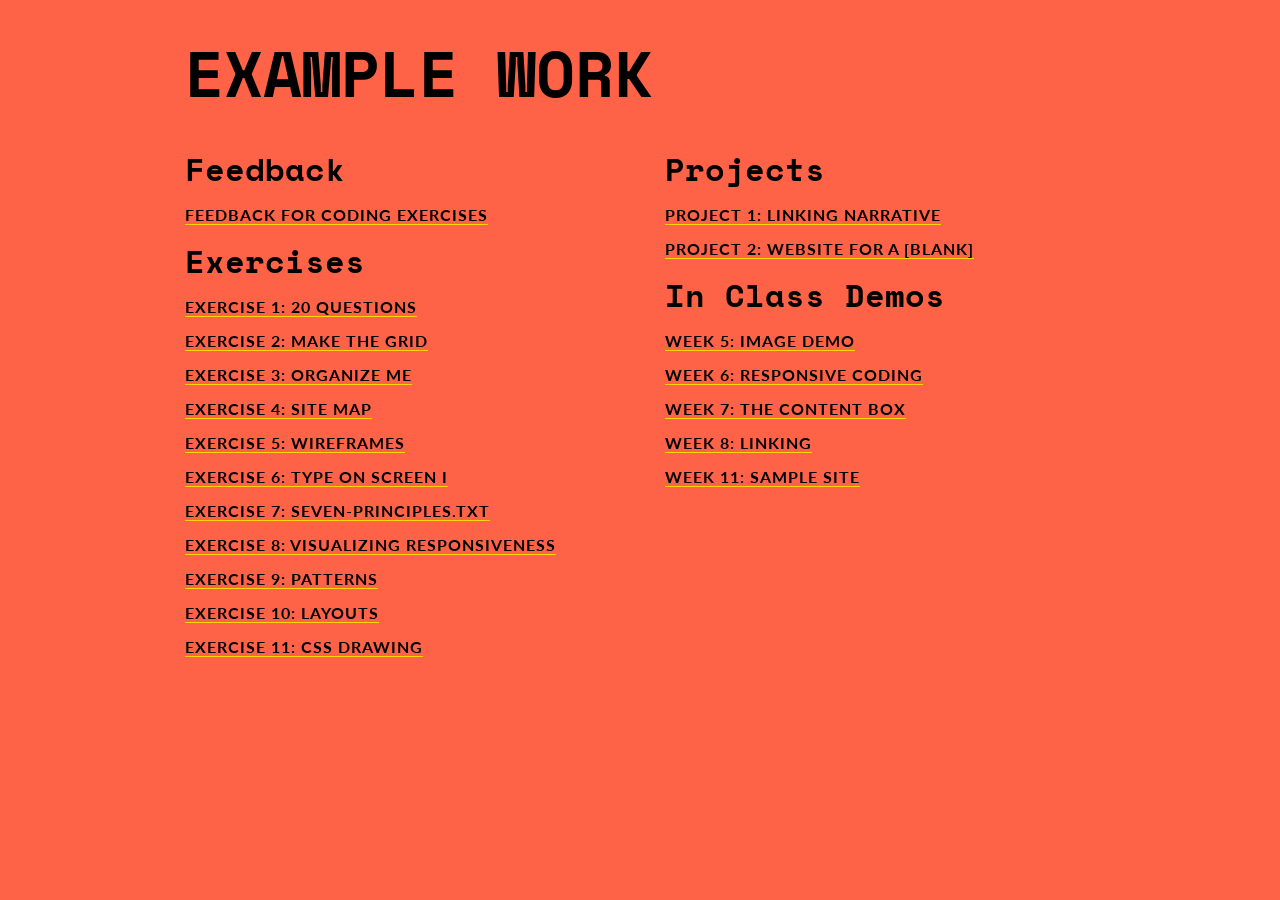
<file: index.html>
<!DOCTYPE html>
<html>
  <head>
    <meta charset="utf-8">
    <meta name="viewport" content="width=device-width, initial-scale=1">
    <title>Week 8</title>
    <link rel="preconnect" href="https://fonts.gstatic.com">
    <link href="https://fonts.googleapis.com/css2?family=Lato:wght@300;400;700&family=Space+Mono:wght@400;700&display=swap" rel="stylesheet">
    <link rel="stylesheet" href="css/main.css">
  </head>
  <body>
    <header>
      <h1>Example Work</h1>
    </header>
    <main>
      <div class="col">
        <h2>Feedback</h2>
        <ul>
          <li><a href="https://gmu-gd.github.io/web21-spring/feedback/">Feedback for Coding Exercises</a></li>
        </ul>
        <h2>Exercises</h2>
        <ul>
          <li><a href="e1/index.html">Exercise 1: 20 Questions</a></li>
          <li><a href="e2/index.html">Exercise 2: Make the Grid</a></li>
          <li><a href="e3/index.html">Exercise 3: Organize Me</a></li>
          <li><a href="e4/index.html">Exercise 4: Site Map</a></li>
          <li><a href="e5/index.html">Exercise 5: Wireframes</a></li>
          <li><a href="e6/index.html">Exercise 6: Type on Screen I</a></li>
          <li><a href="e7/index.html">Exercise 7: seven-principles.txt</a></li>
          <li><a href="#">Exercise 8: Visualizing Responsiveness</a></li>
          <li><a href="e9/index.html">Exercise 9: Patterns</a></li>
          <li><a href="e10/index.html">Exercise 10: Layouts</a></li>
          <li><a href="e11/index.html">Exercise 11: CSS Drawing</a></li>
        </ul>
      </div>
      <div class="col">
        <h2>Projects</h2>
        <ul>
          <li><a href="p1/index.html">Project 1: Linking Narrative</a></li>
          <li><a href="#">Project 2: Website for a [Blank]</a></li>
        </ul>
        <h2>In Class Demos</h2>
        <ul>
          <li><a href="week5/index.html">Week 5: Image Demo</a></li>
          <li><a href="week6/index.html">Week 6: Responsive Coding</a></li>
          <li><a href="week7/index.html">Week 7: The Content Box</a></li>
          <li><a href="week8/index.html">Week 8: Linking</a></li>
          <li><a href="week11/index.html">Week 11: Sample Site</a></li>
        </ul>
      </div>
    </main>
  </body>
</html>
</file>
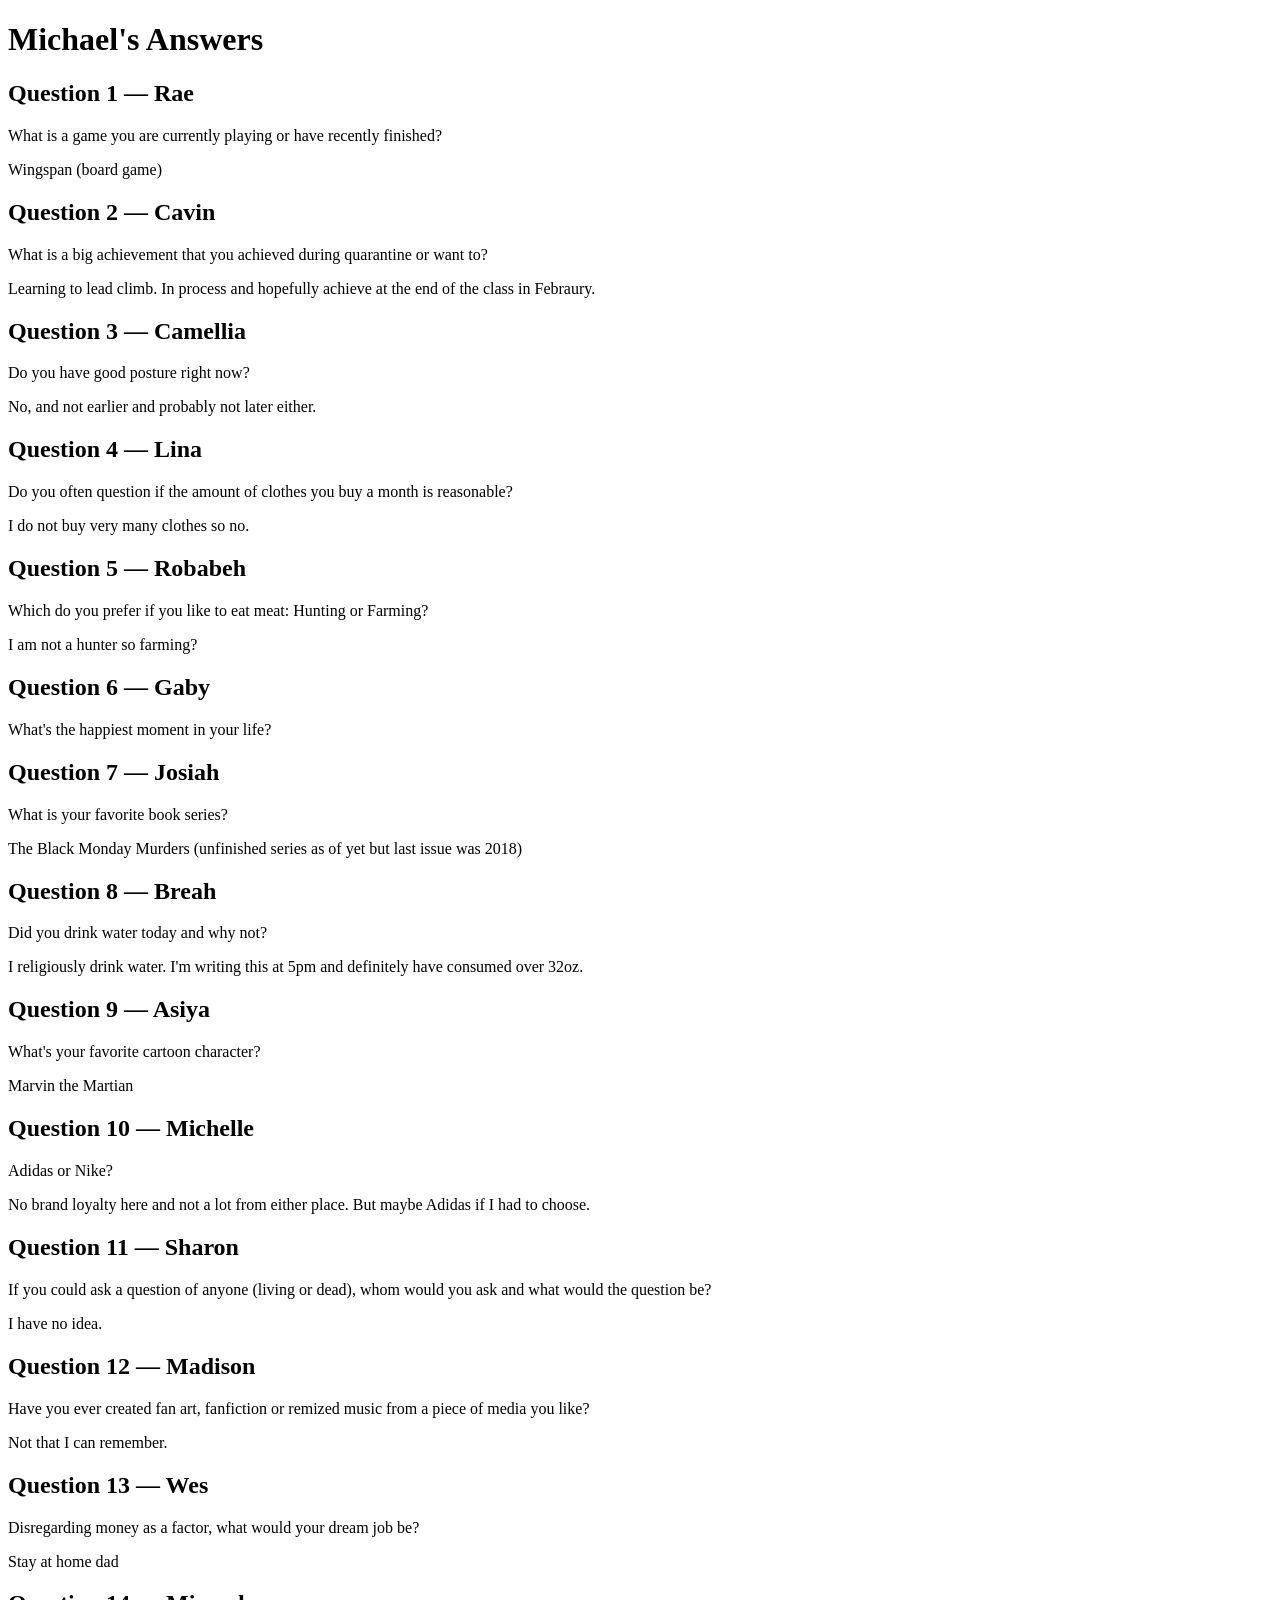
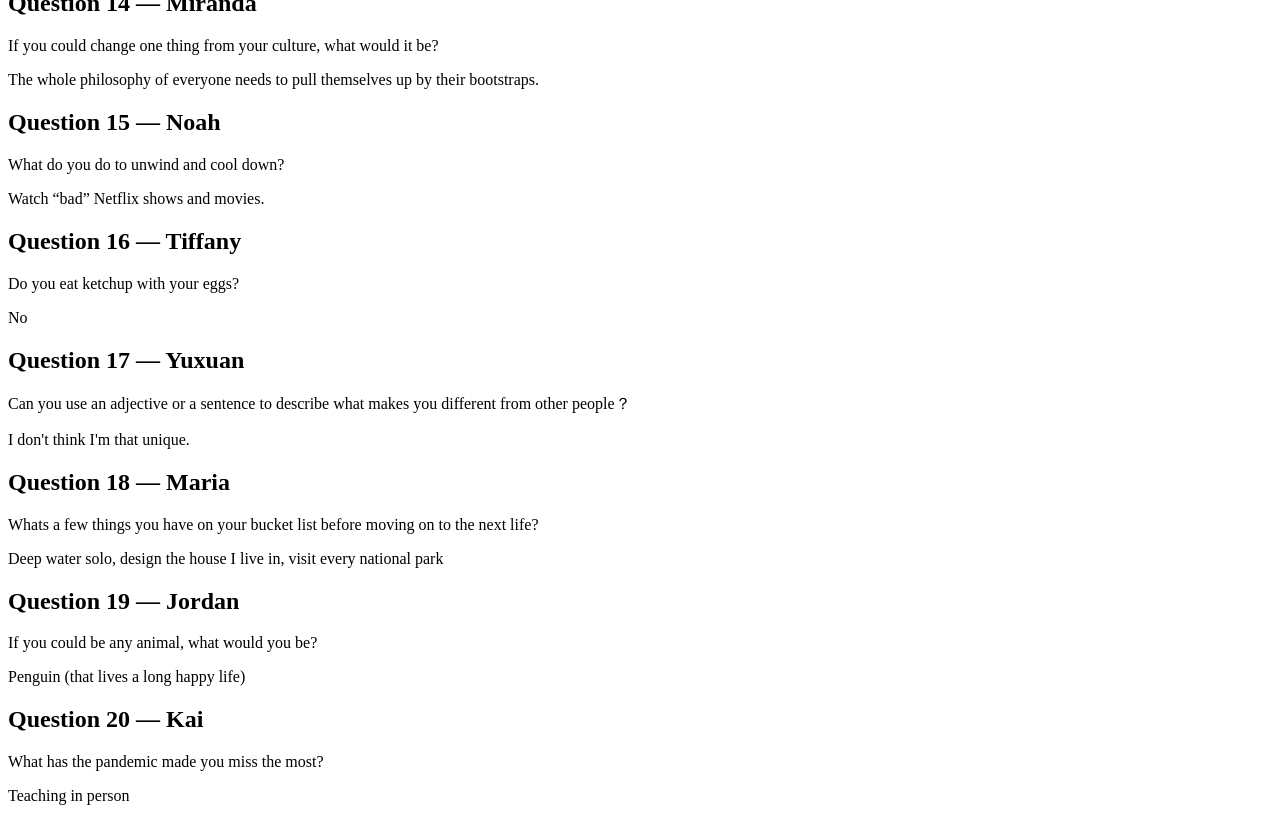
<file: e1/index.html>
<!DOCTYPE html>
<html>
  <head>
    <meta charset="utf-8">
    <title>E1</title>
  </head>
  <body>
    <h1>Michael's Answers</h1>
    <h2>Question 1 &mdash; Rae</h2>
    <p>What is a game you are currently playing or have recently finished?</p>
    <p>Wingspan (board game)</p>
    <h2>Question 2 &mdash; Cavin</h2>
    <p>What is a big achievement that you achieved during quarantine or want to?</p>
    <p>Learning to lead climb. In process and hopefully achieve at the end of the class in Febraury.</p>
    <h2>Question 3 &mdash; Camellia</h2>
    <p>Do you have good posture right now?</p>
    <p>No, and not earlier and probably not later either.</p>
    <h2>Question 4 &mdash; Lina</h2>
    <p>Do you often question if the amount of clothes you buy a month is reasonable?</p>
    <p>I do not buy very many clothes so no.</p>
    <h2>Question 5 &mdash; Robabeh</h2>
    <p>Which do you prefer if you like to eat meat: Hunting or Farming?</p>
    <p>I am not a hunter so farming?</p>
    <h2>Question 6 &mdash; Gaby</h2>
    <p>What's the happiest moment in your life?</p>
    <p></p>
    <h2>Question 7 &mdash; Josiah</h2>
    <p>What is your favorite book series?</p>
    <p>The Black Monday Murders (unfinished series as of yet but last issue was 2018)</p>
    <h2>Question 8 &mdash; Breah</h2>
    <p>Did you drink water today and why not?</p>
    <p>I religiously drink water. I'm writing this at 5pm and definitely have consumed over 32oz.</p>
    <h2>Question 9 &mdash; Asiya</h2>
    <p>What's your favorite cartoon character?</p>
    <p>Marvin the Martian</p>
    <h2>Question 10 &mdash; Michelle</h2>
    <p>Adidas or Nike?</p>
    <p>No brand loyalty here and not a lot from either place. But maybe Adidas if I had to choose.</p>
    <h2>Question 11 &mdash; Sharon</h2>
    <p>If you could ask a question of anyone (living or dead), whom would you ask and what would the question be?</p>
    <p>I have no idea.</p>
    <h2>Question 12 &mdash; Madison</h2>
    <p>Have you ever created fan art, fanfiction or remized music from a piece of media you like?</p>
    <p>Not that I can remember.</p>
    <h2>Question 13 &mdash; Wes</h2>
    <p>Disregarding money as a factor, what would your dream job be?</p>
    <p>Stay at home dad</p>
    <h2>Question 14 &mdash; Miranda</h2>
    <p>If you could change one thing from your culture, what would it be?</p>
    <p>The whole philosophy of everyone needs to pull themselves up by their bootstraps.</p>
    <h2>Question 15 &mdash; Noah</h2>
    <p>What do you do to unwind and cool down?</p>
    <p>Watch &ldquo;bad&rdquo; Netflix shows and movies.</p>
    <h2>Question 16 &mdash; Tiffany</h2>
    <p>Do you eat ketchup with your eggs?</p>
    <p>No</p>
    <h2>Question 17 &mdash; Yuxuan</h2>
    <p>Can you use an adjective or a sentence to describe what makes you different from other people？</p>
    <p>I don't think I'm that unique.</p>
    <h2>Question 18 &mdash; Maria</h2>
    <p>Whats a few things you have on your bucket list before moving on to the next life?</p>
    <p>Deep water solo, design the house I live in, visit every national park</p>
    <h2>Question 19 &mdash; Jordan</h2>
    <p>If you could be any animal, what would you be?</p>
    <p>Penguin (that lives a long happy life)</p>
    <h2>Question 20 &mdash; Kai</h2>
    <p>What has the pandemic made you miss the most?</p>
    <p>Teaching in person</p>
  </body>
</html>
</file>
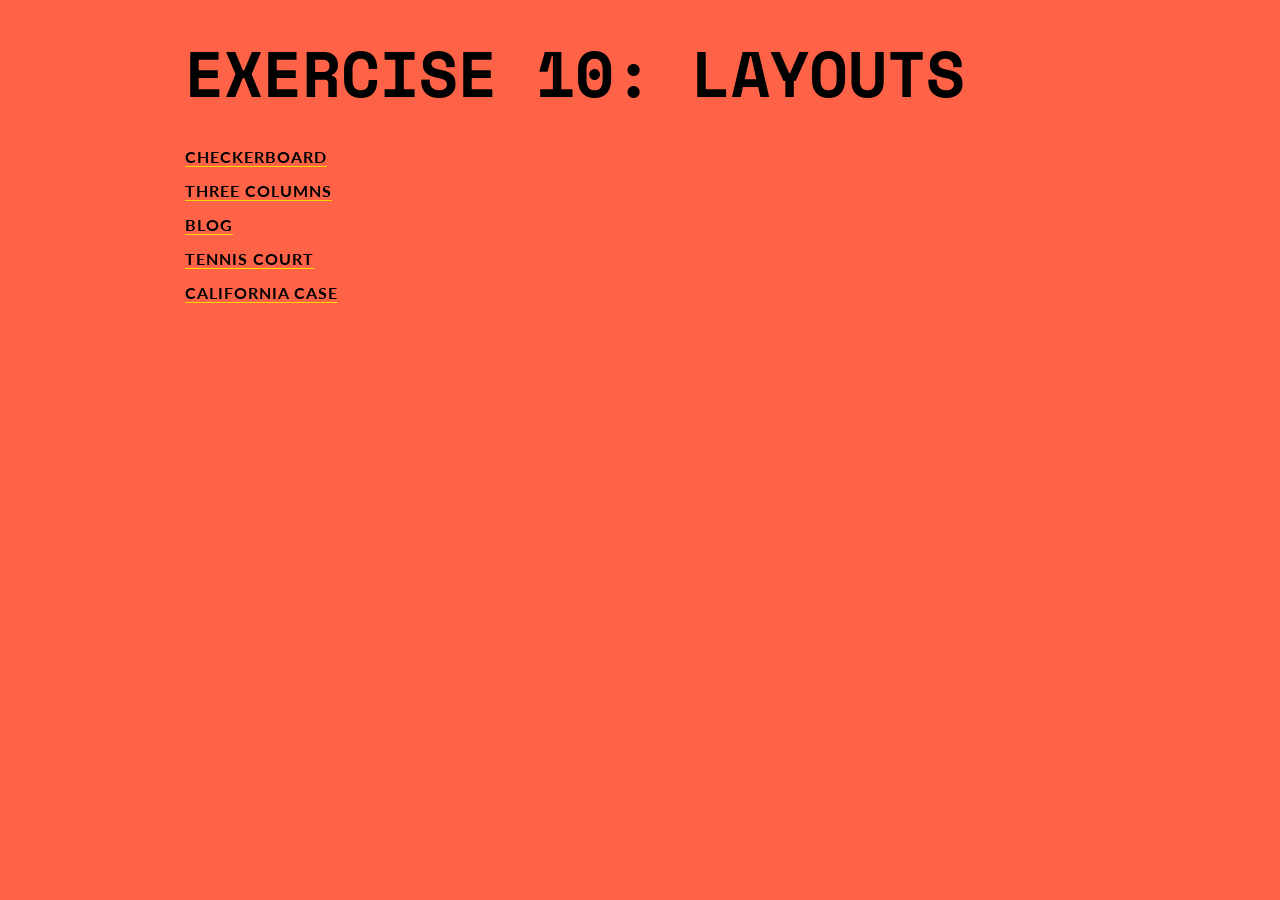
<file: e10/index.html>
<!DOCTYPE html>
<html>
  <head>
    <meta charset="utf-8">
    <meta name="viewport" content="width=device-width, initial-scale=1">
    <title>E10</title>
    <link href="https://fonts.googleapis.com/css2?family=Lato:wght@300;400;700&family=Space+Mono:wght@400;700&display=swap" rel="stylesheet">
    <link rel="stylesheet" href="../css/main.css">
  </head>
  <body>
    <header>
      <h1>Exercise 10: Layouts</h1>
    </header>
    <main>
      <div class="col">
        <ul>
          <li><a href="checkerboard/index.html">Checkerboard</a></li>
          <li><a href="columns/index.html">Three Columns</a></li>
          <li><a href="blog/index.html">Blog</a></li>
          <li><a href="tennis/index.html">Tennis Court</a></li>
          <li><a href="california/index.html">California Case</a></li>
        </ul>
      </div>
    </main>
  </body>
</html>
</file>
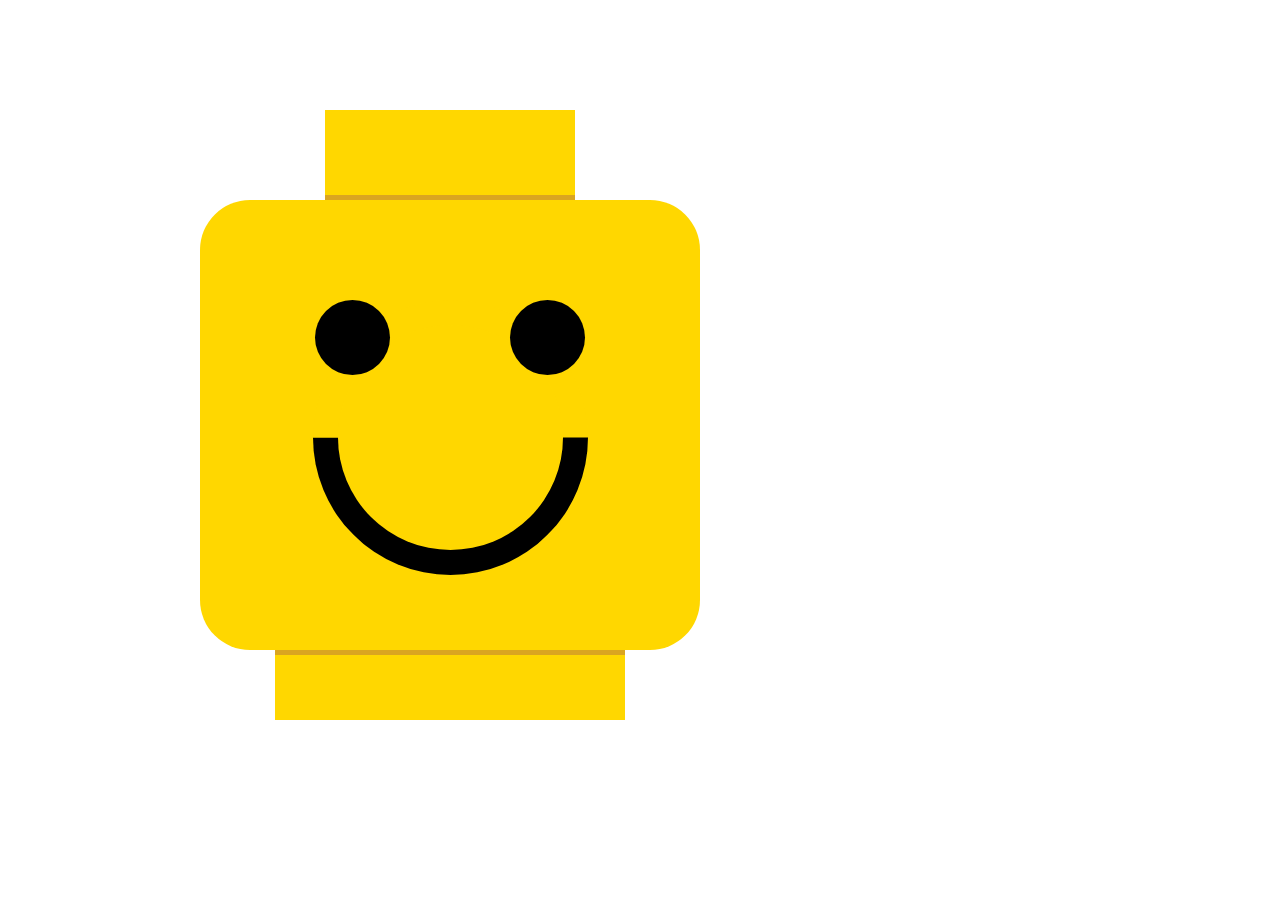
<file: e11-class-2/index.html>
<!DOCTYPE html>
<html>
  <head>
    <meta charset="utf-8">
    <meta name="viewport" content="width=device-width, initial-scale=1">
    <title>E11</title>
    <link rel="stylesheet" href="css/main.css">
  </head>
  <body>
    <div class="top-head"></div>
    <div class="face"></div>
    <div class="bottom-head"></div>
    <div class="eye-l"></div>
    <div class="eye-r"></div>
    <div class="mouth"></div>
  </body>
</html>
</file>
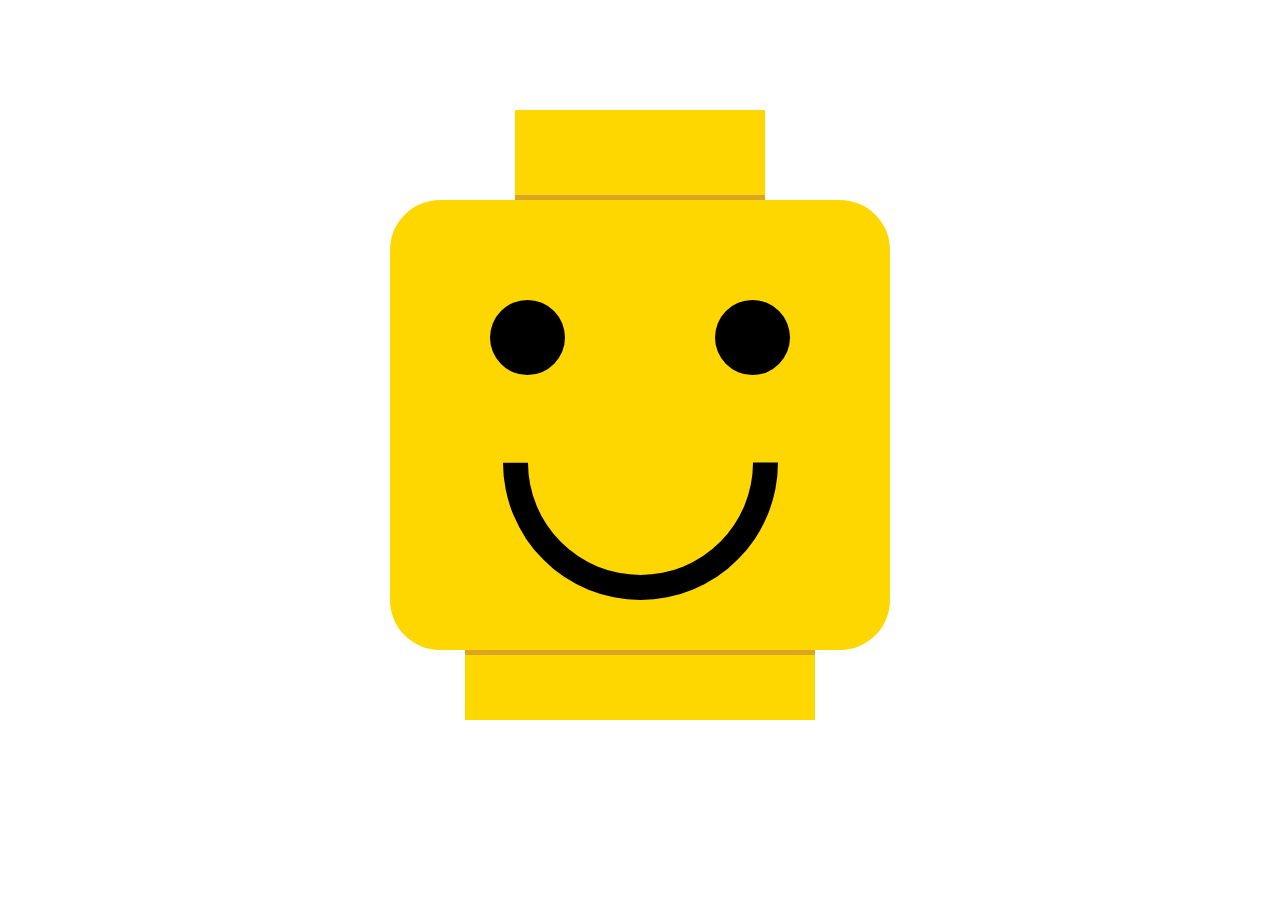
<file: e11-class/index.html>
<!DOCTYPE html>
<html>
  <head>
    <meta charset="utf-8">
    <meta name="viewport" content="width=device-width, initial-scale=1">
    <title>E11</title>
    <link rel="stylesheet" href="css/main.css">
  </head>
  <body>
    <div class="face">
      <div class="top-head"></div>
      <div class="bottom-head"></div>
      <div class="eye-l"></div>
      <div class="eye-r"></div>
      <div class="mouth"></div>
    </div>
  </body>
</html>
</file>
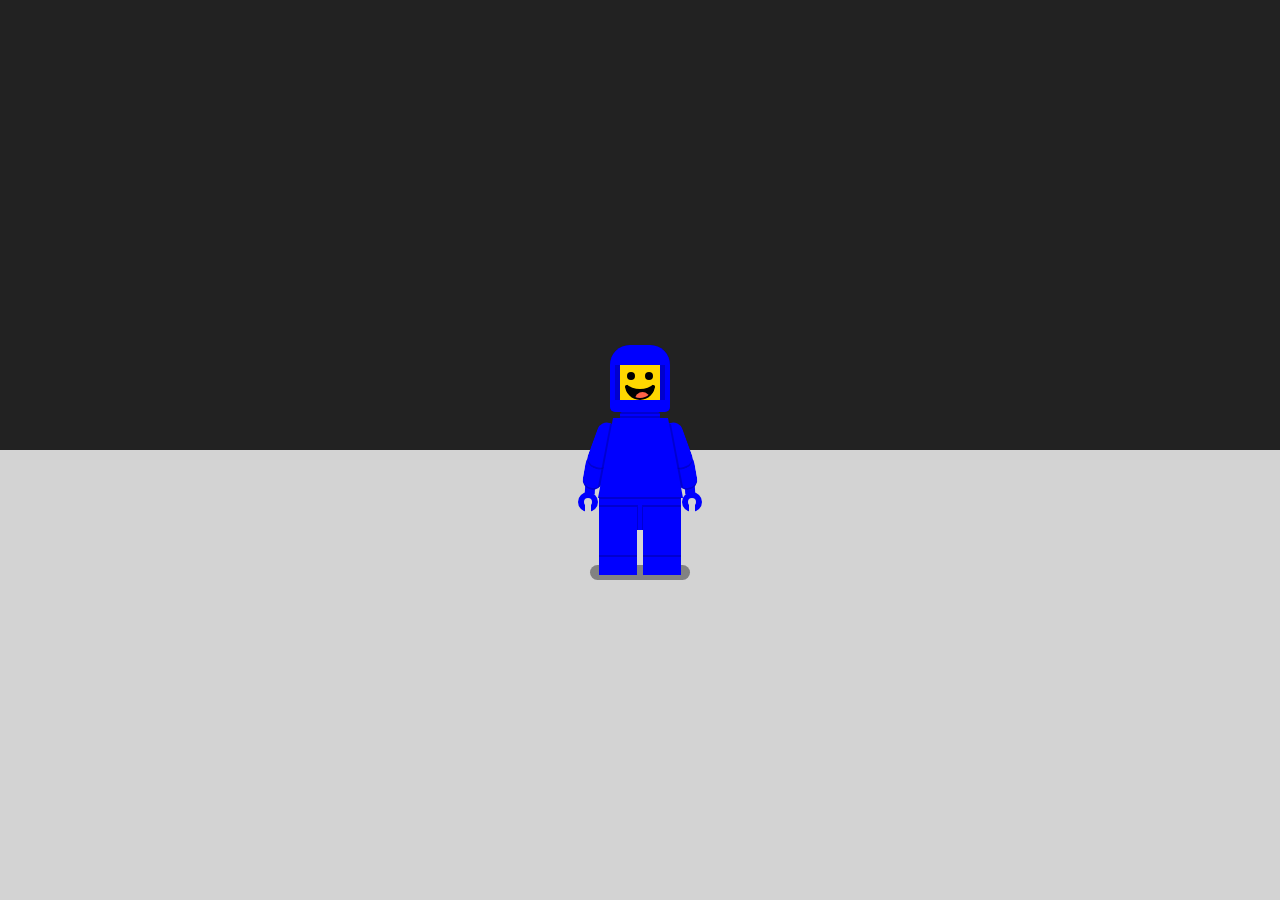
<file: e11/index.html>
<!DOCTYPE html>
<html>
  <head>
    <meta charset="utf-8">
    <meta name="viewport" content="width=device-width, initial-scale=1">
    <title>E11</title>
    <link rel="stylesheet" href="css/main.css">
  </head>
  <body>
    <div class="sky"></div>
    <div class="ground"></div>
    <div class="figure">
      <div class="shadow"></div>
      <div class="top">
        <div class="head">
          <div class="mouth">
            <div class="mouth-bottom">
              <div class="tongue"></div>
            </div>
            <div class="mouth-top"></div>
            <div class="mouth-top-l"></div>
            <div class="mouth-top-r"></div>
            <div class="mouth-side-l"></div>
            <div class="mouth-side-r"></div>
          </div>
          <div class="eye-l"></div>
          <div class="eye-r"></div>
        </div>
        <div class="helmet">
          <div class="helmet-back"></div>
          <div class="helmet-side-l"></div>
          <div class="helmet-side-r"></div>
          <div class="helmet-top"></div>
          <div class="helmet-bottom"></div>
        </div>
      </div>
      <div class="middle">
        <div class="jetpack"></div>
        <div class="arm-l">
          <div class="wrist"></div>
          <div class="lower-arm"></div>
          <div class="upper-arm"></div>
          <div class="hand">
            <div class="hand-hole"></div>
          </div>
        </div>
        <div class="arm-r">
          <div class="wrist"></div>
          <div class="lower-arm"></div>
          <div class="upper-arm"></div>
          <div class="hand">
            <div class="hand-hole"></div>
          </div>
        </div>
        <div class="torso">
          <div class="logo">
          </div>
        </div>
      </div>
      <div class="bottom">
        <div class="waist"></div>
        <div class="leg-l"></div>
        <div class="leg-middle"></div>
        <div class="leg-r"></div>
      </div>
    </div>
  </body>
</html>
</file>
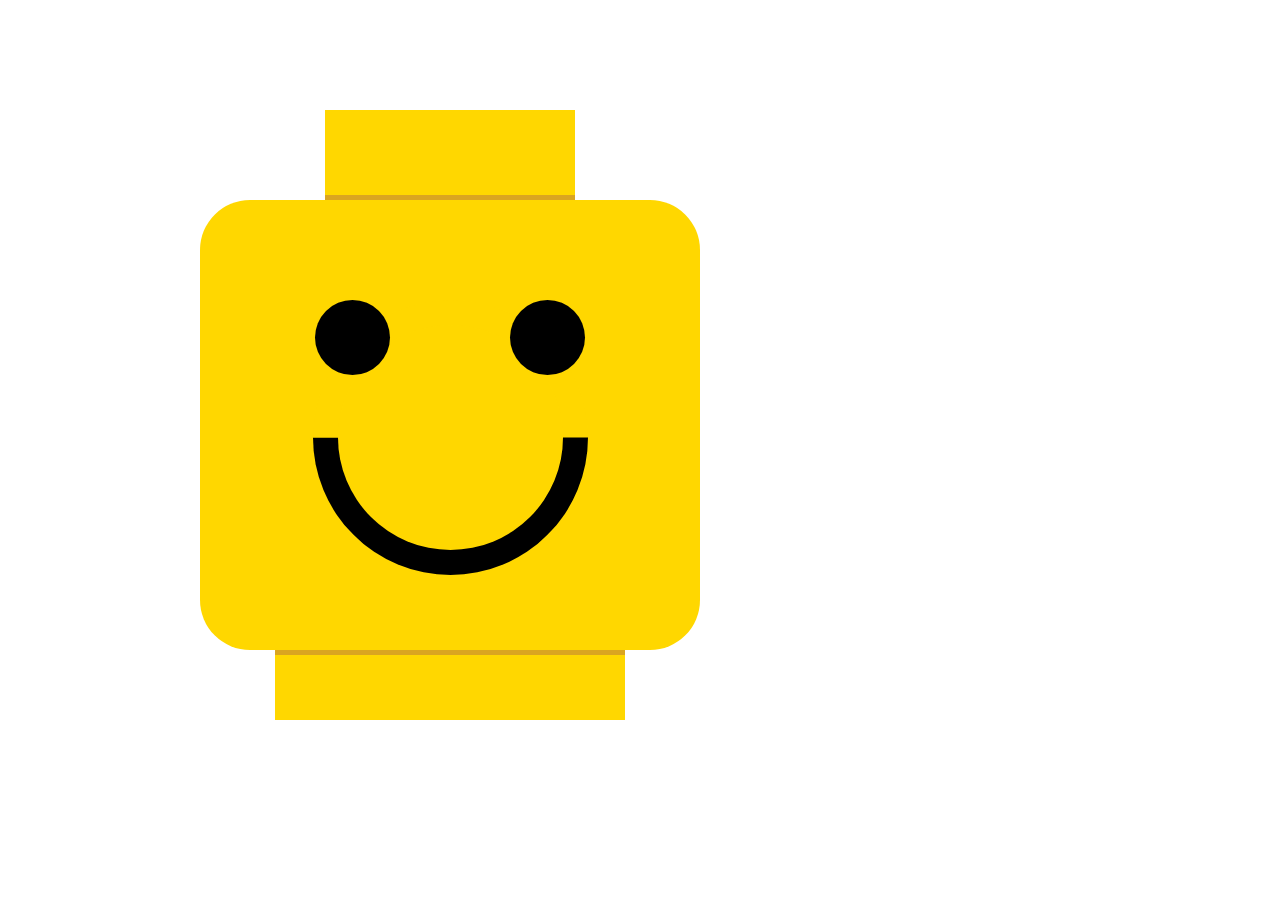
<file: e13-class-2/index.html>
<!DOCTYPE html>
<html>
  <head>
    <meta charset="utf-8">
    <meta name="viewport" content="width=device-width, initial-scale=1">
    <title>E13</title>
    <link rel="stylesheet" href="css/main.css">
  </head>
  <body>
    <div class="top-head"></div>
    <div class="face"></div>
    <div class="bottom-head"></div>
    <div class="eye-l"></div>
    <div class="eye-r"></div>
    <div class="mouth"></div>
  </body>
</html>
</file>
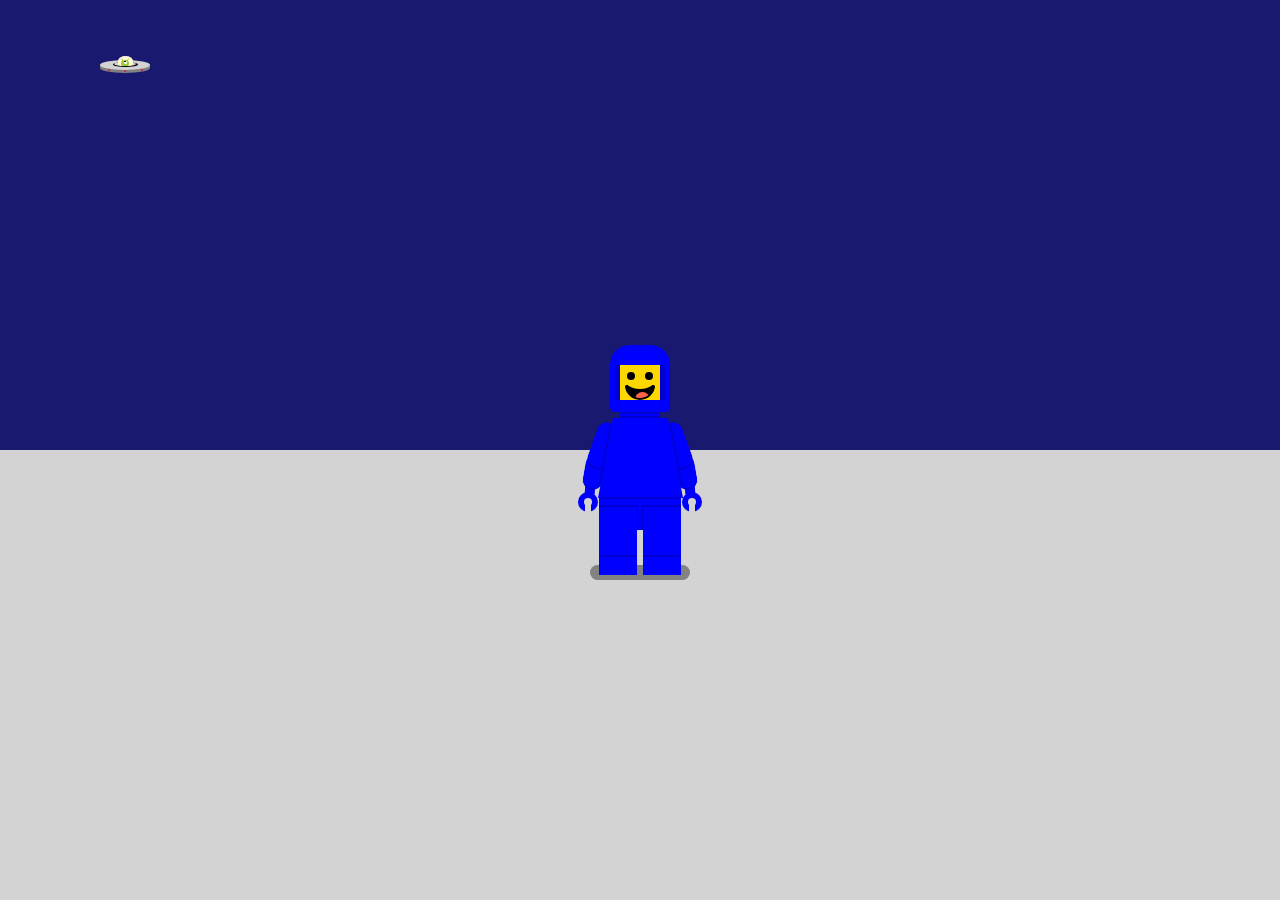
<file: e13/index.html>
<!DOCTYPE html>
<html>
  <head>
    <meta charset="utf-8">
    <meta name="viewport" content="width=device-width, initial-scale=1">
    <title>E11</title>
    <link rel="stylesheet" href="css/main.css">
  </head>
  <body>
    <div class="sky">
      <div class="ufo">
        <div class="object-shadow"></div>
        <div class="object">
          <div class="object-ring">
            <div class="object-ring-inside"></div>
          </div>
          <div class="light-l"></div>
          <div class="light-c"></div>
          <div class="light-r"></div>
        </div>
        <div class="cockpit">
          <div class="martian">
            <div class="antenna-l">
              <div class="antenna-cap"></div>
            </div>
            <div class="antenna-r">
              <div class="antenna-cap"></div>
            </div>
            <div class="m-eye">
              <div class="m-eye-pupil"></div>
            </div>
          </div>
        </div>
      </div>
    </div>
    <div class="ground"></div>
    <div class="figure">
      <div class="shadow"></div>
      <div class="top">
        <div class="head">
          <div class="mouth">
            <div class="mouth-bottom">
              <div class="tongue"></div>
            </div>
            <div class="mouth-top"></div>
            <div class="mouth-top-l"></div>
            <div class="mouth-top-r"></div>
            <div class="mouth-side-l"></div>
            <div class="mouth-side-r"></div>
          </div>
          <div class="eye-l"></div>
          <div class="eye-r"></div>
        </div>
        <div class="helmet">
          <div class="helmet-back"></div>
          <div class="helmet-side-l"></div>
          <div class="helmet-side-r"></div>
          <div class="helmet-top"></div>
          <div class="helmet-bottom"></div>
        </div>
      </div>
      <div class="middle">
        <div class="jetpack"></div>
        <div class="arm-l">
          <div class="wrist"></div>
          <div class="lower-arm"></div>
          <div class="upper-arm"></div>
          <div class="hand">
            <div class="hand-hole"></div>
          </div>
        </div>
        <div class="arm-r">
          <div class="wrist"></div>
          <div class="lower-arm"></div>
          <div class="upper-arm"></div>
          <div class="hand">
            <div class="hand-hole"></div>
          </div>
        </div>
        <div class="torso">
          <div class="logo">
          </div>
        </div>
      </div>
      <div class="bottom">
        <div class="waist"></div>
        <div class="leg-l"></div>
        <div class="leg-middle"></div>
        <div class="leg-r"></div>
      </div>
    </div>
  </body>
</html>
</file>
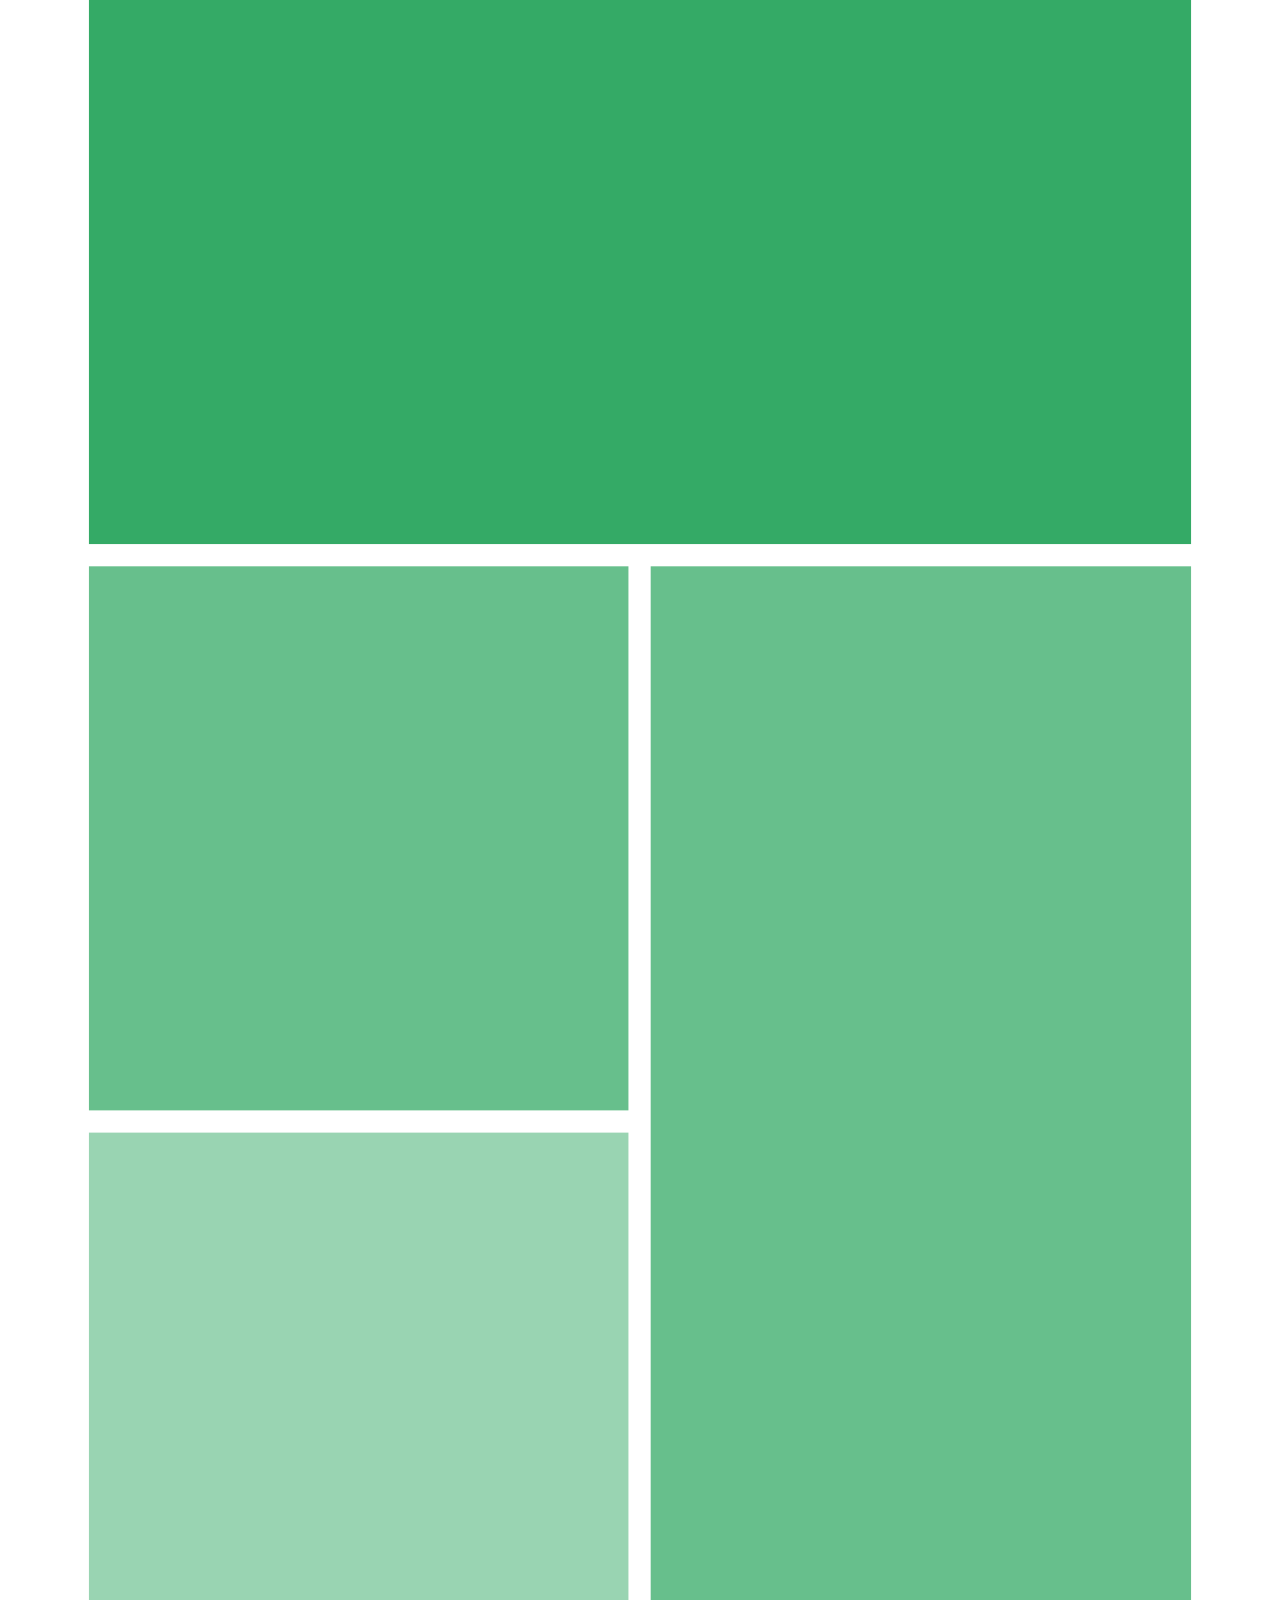
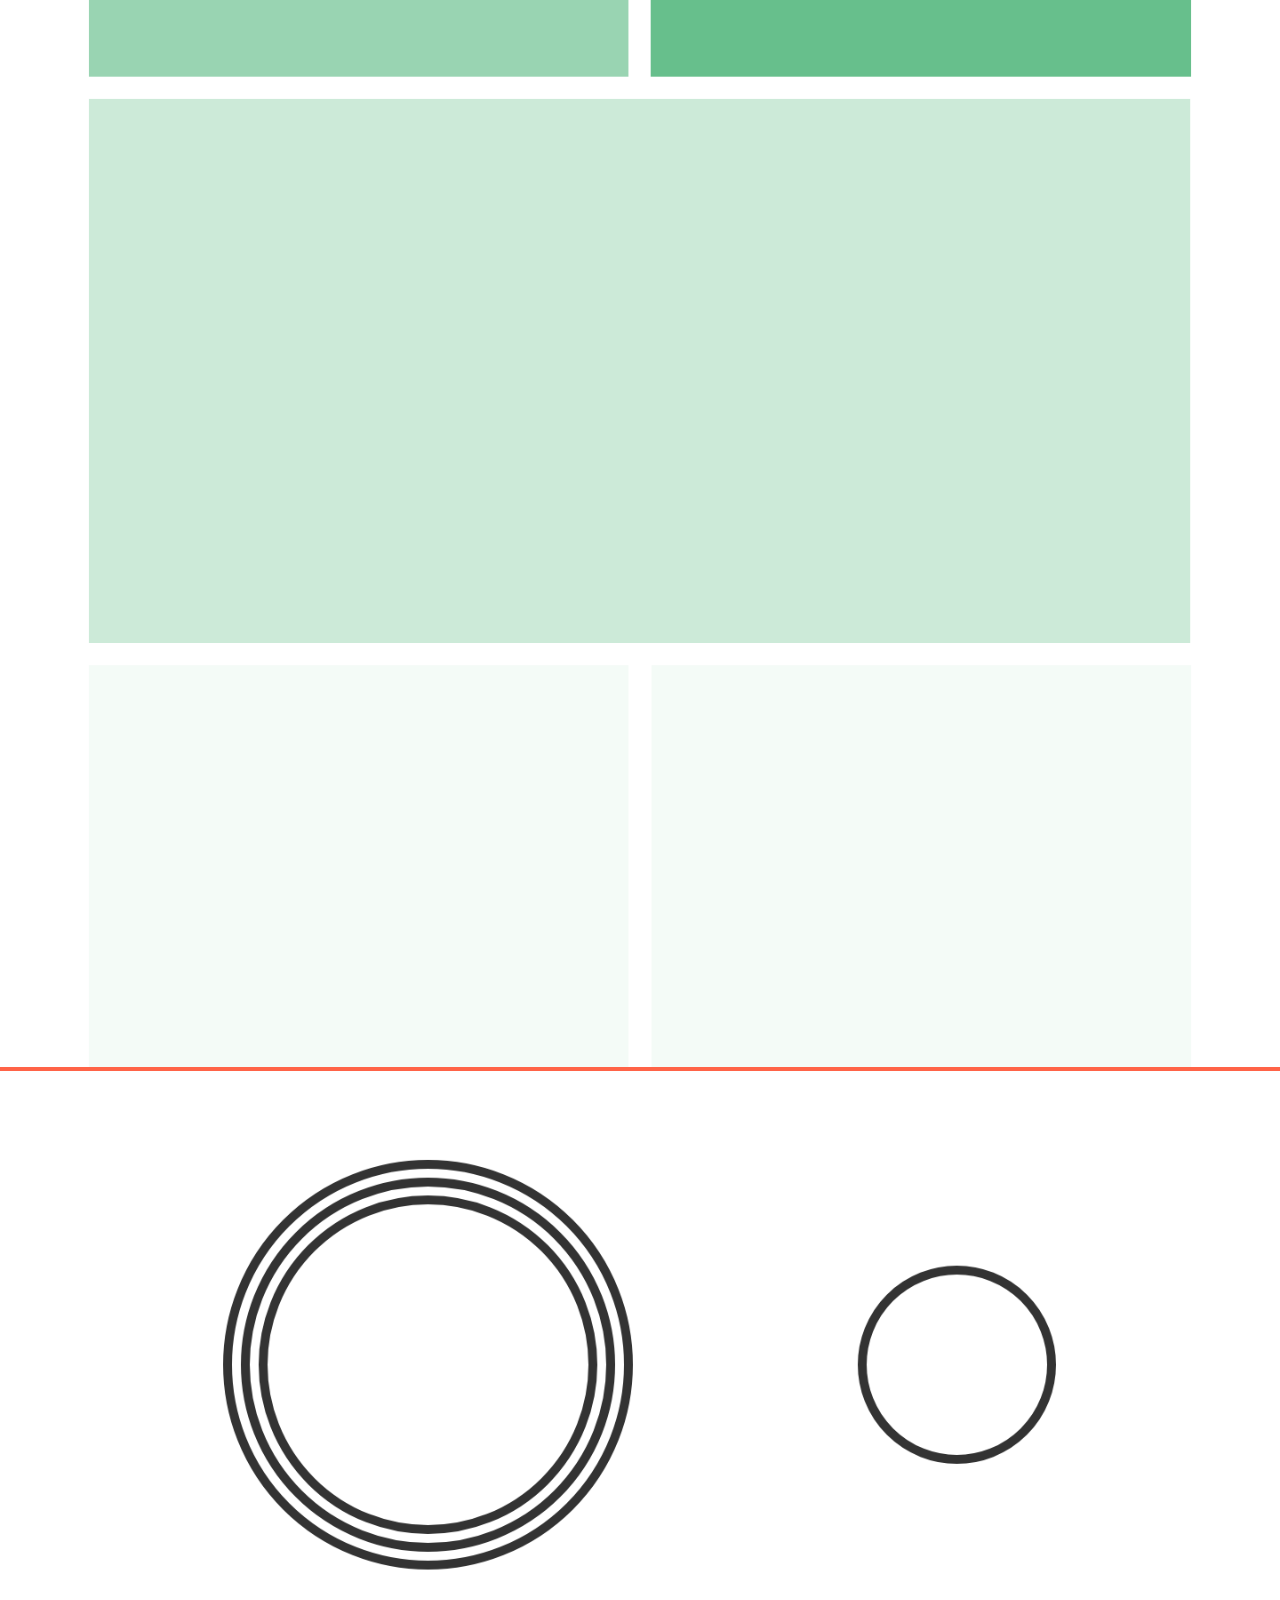
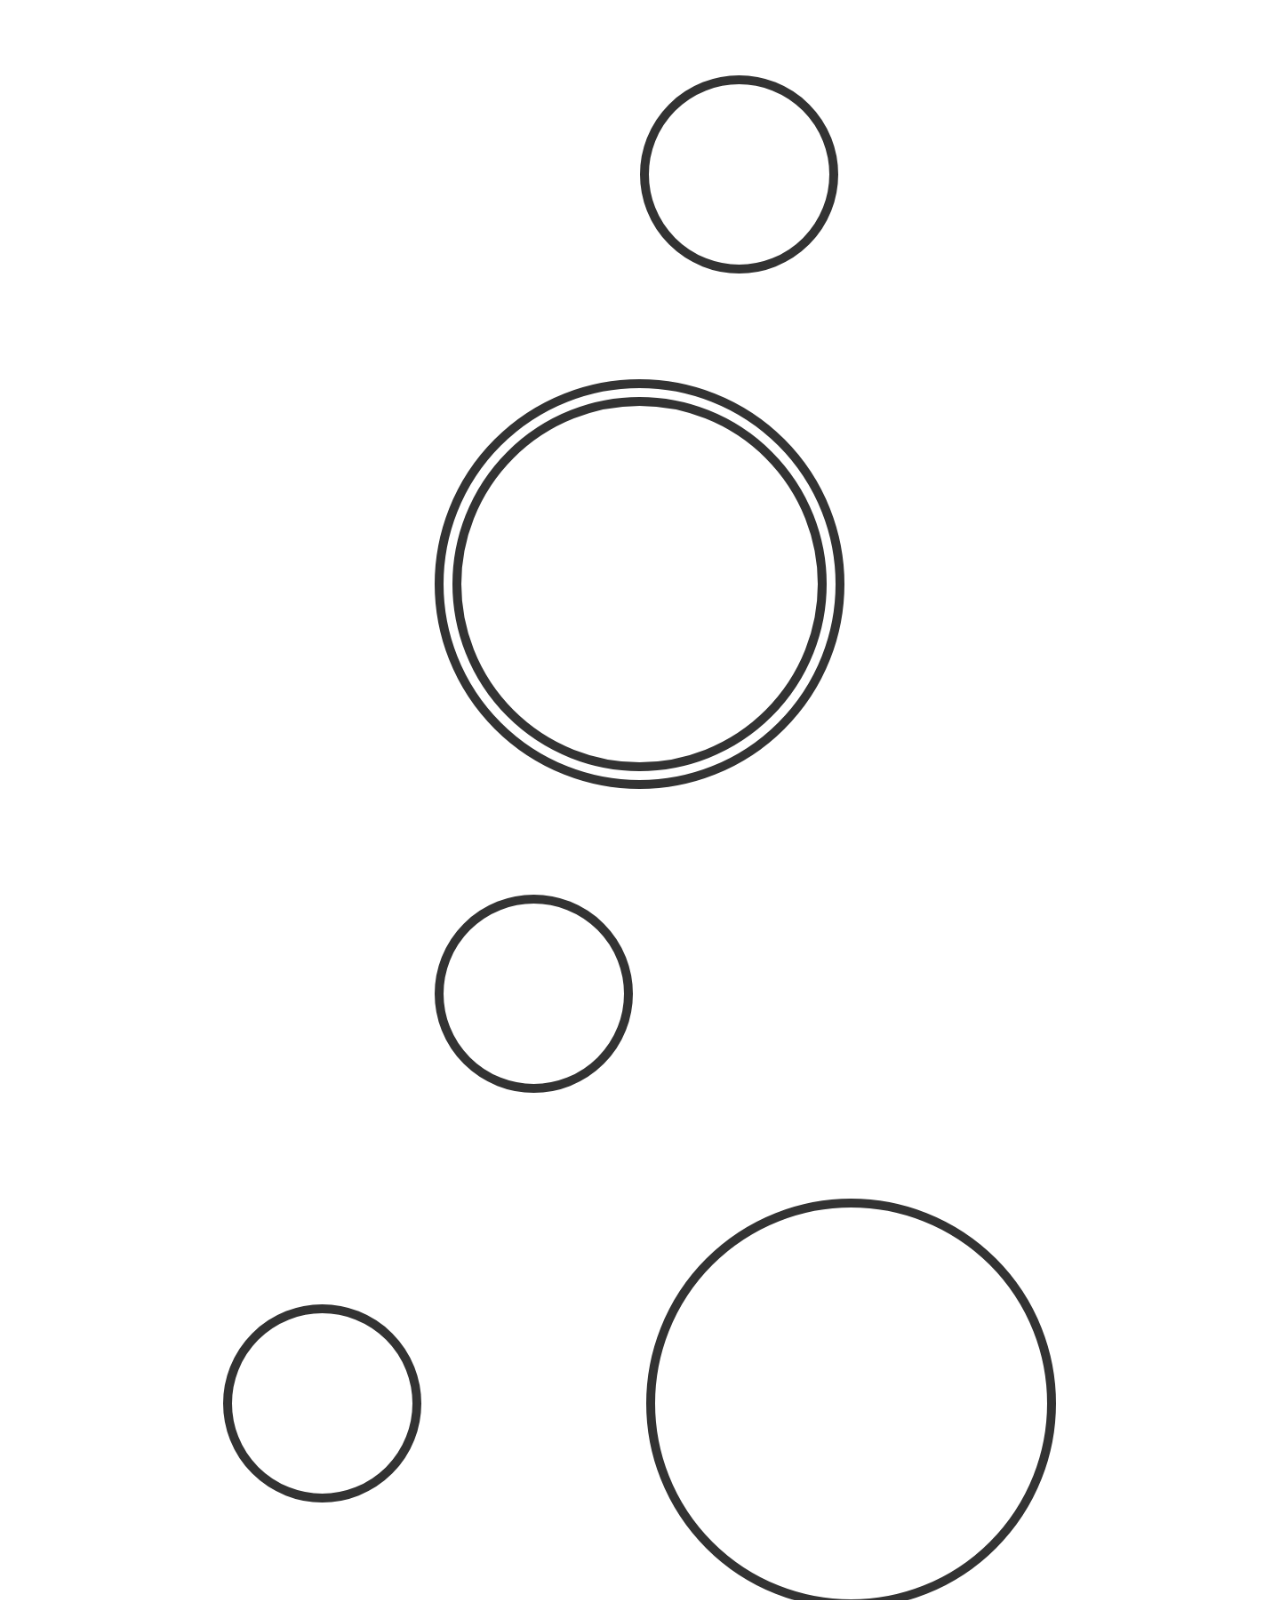
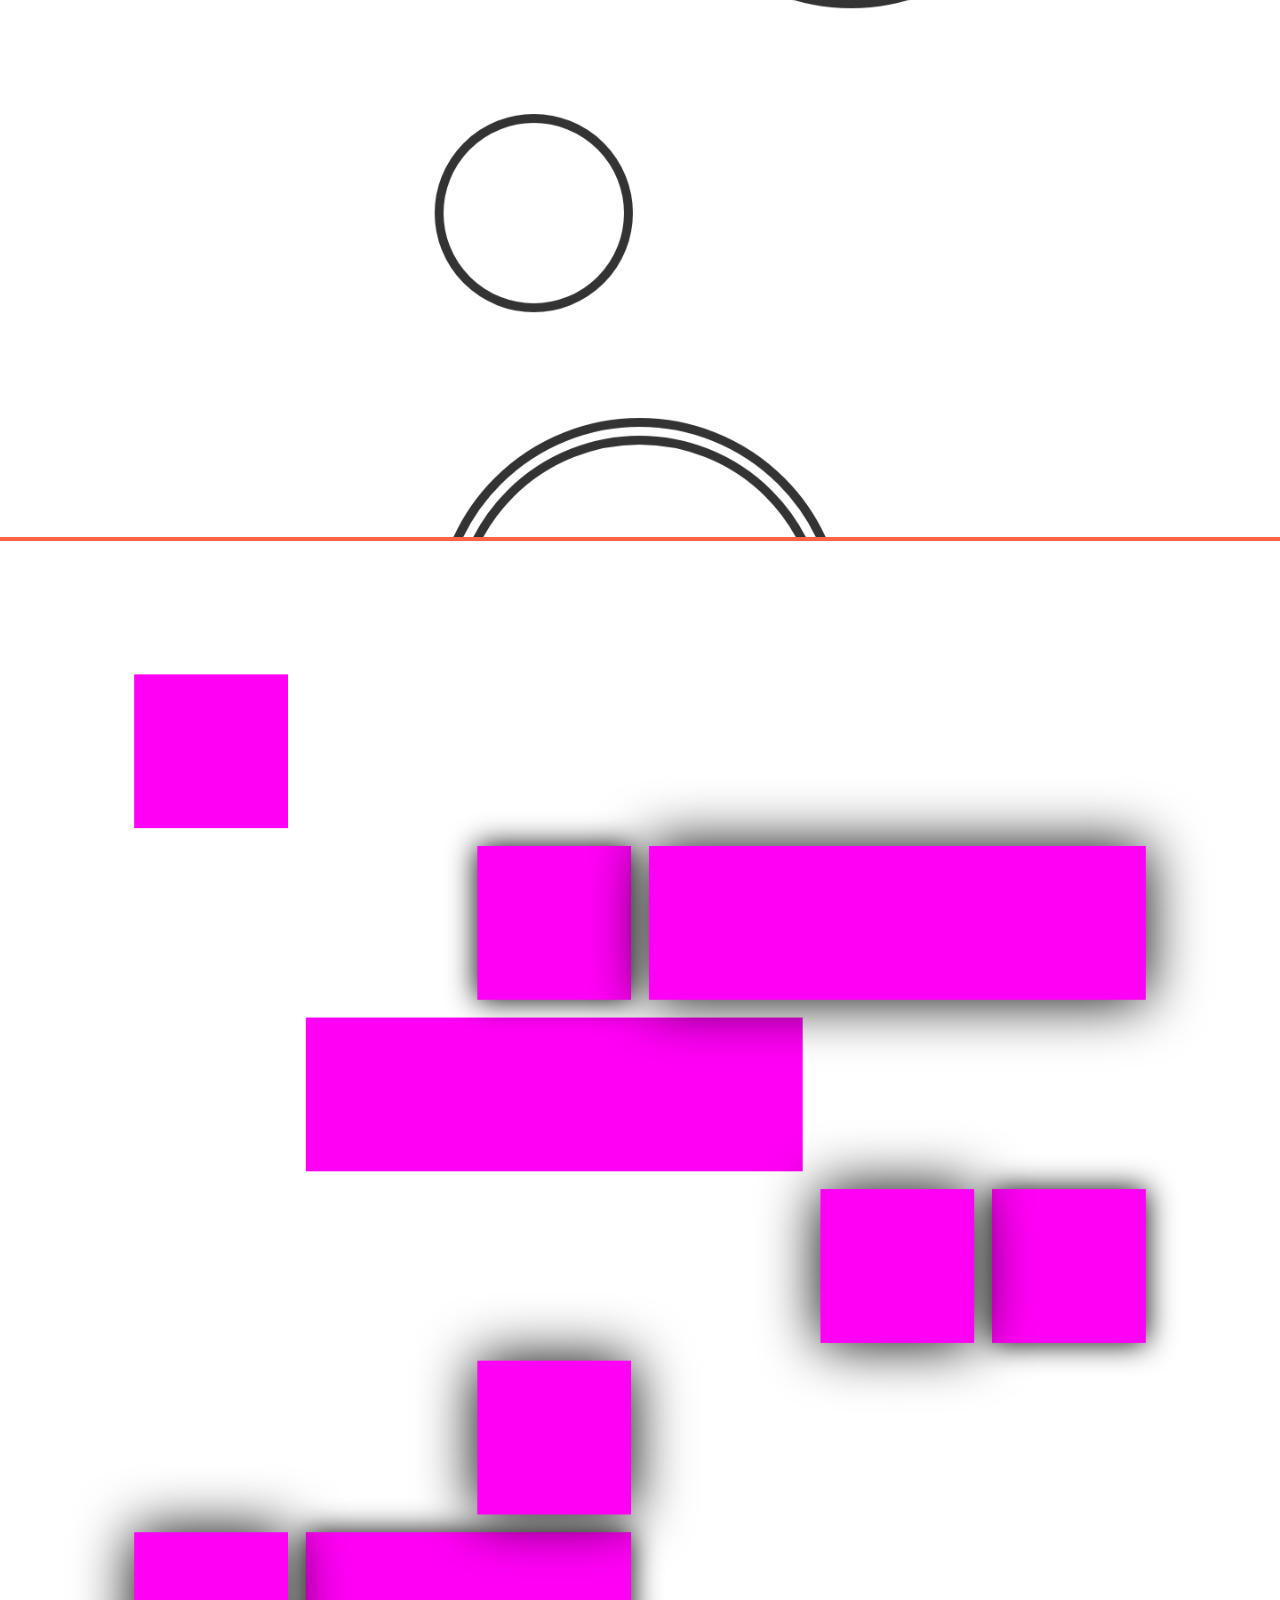
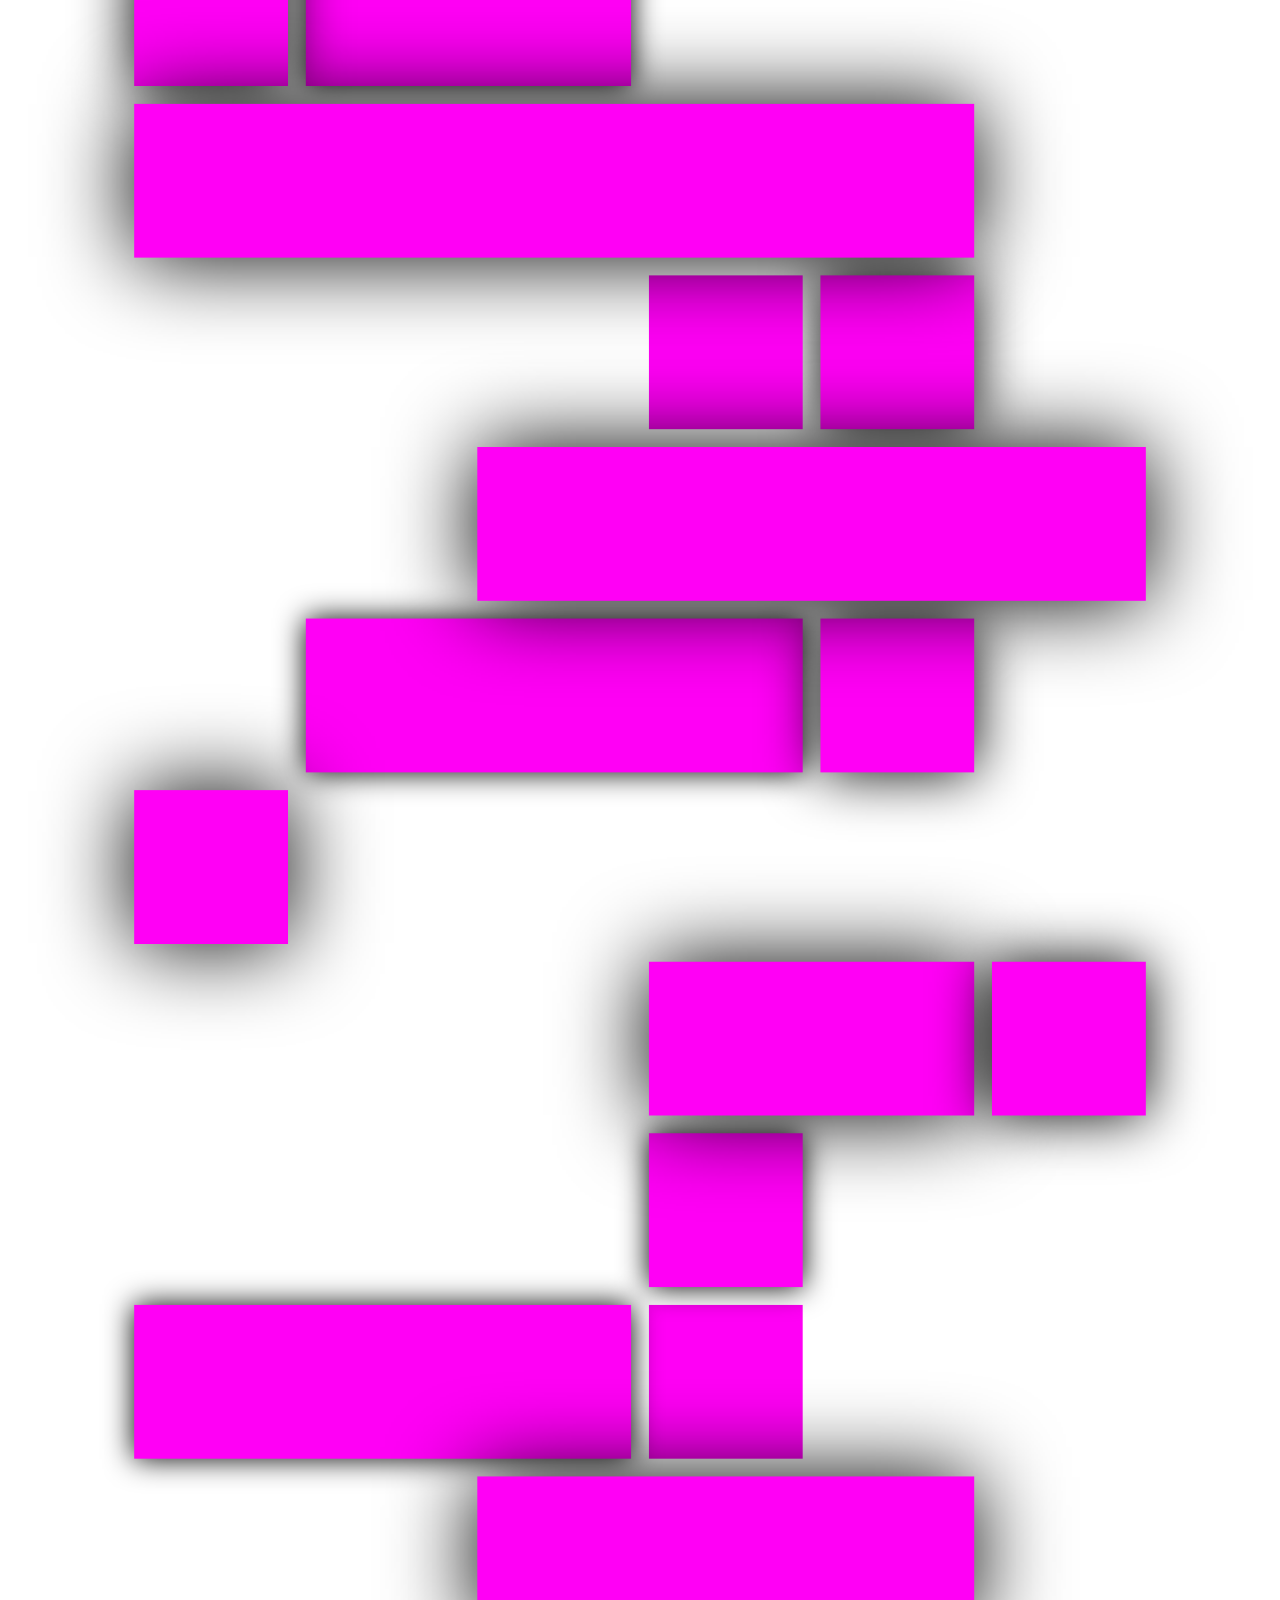
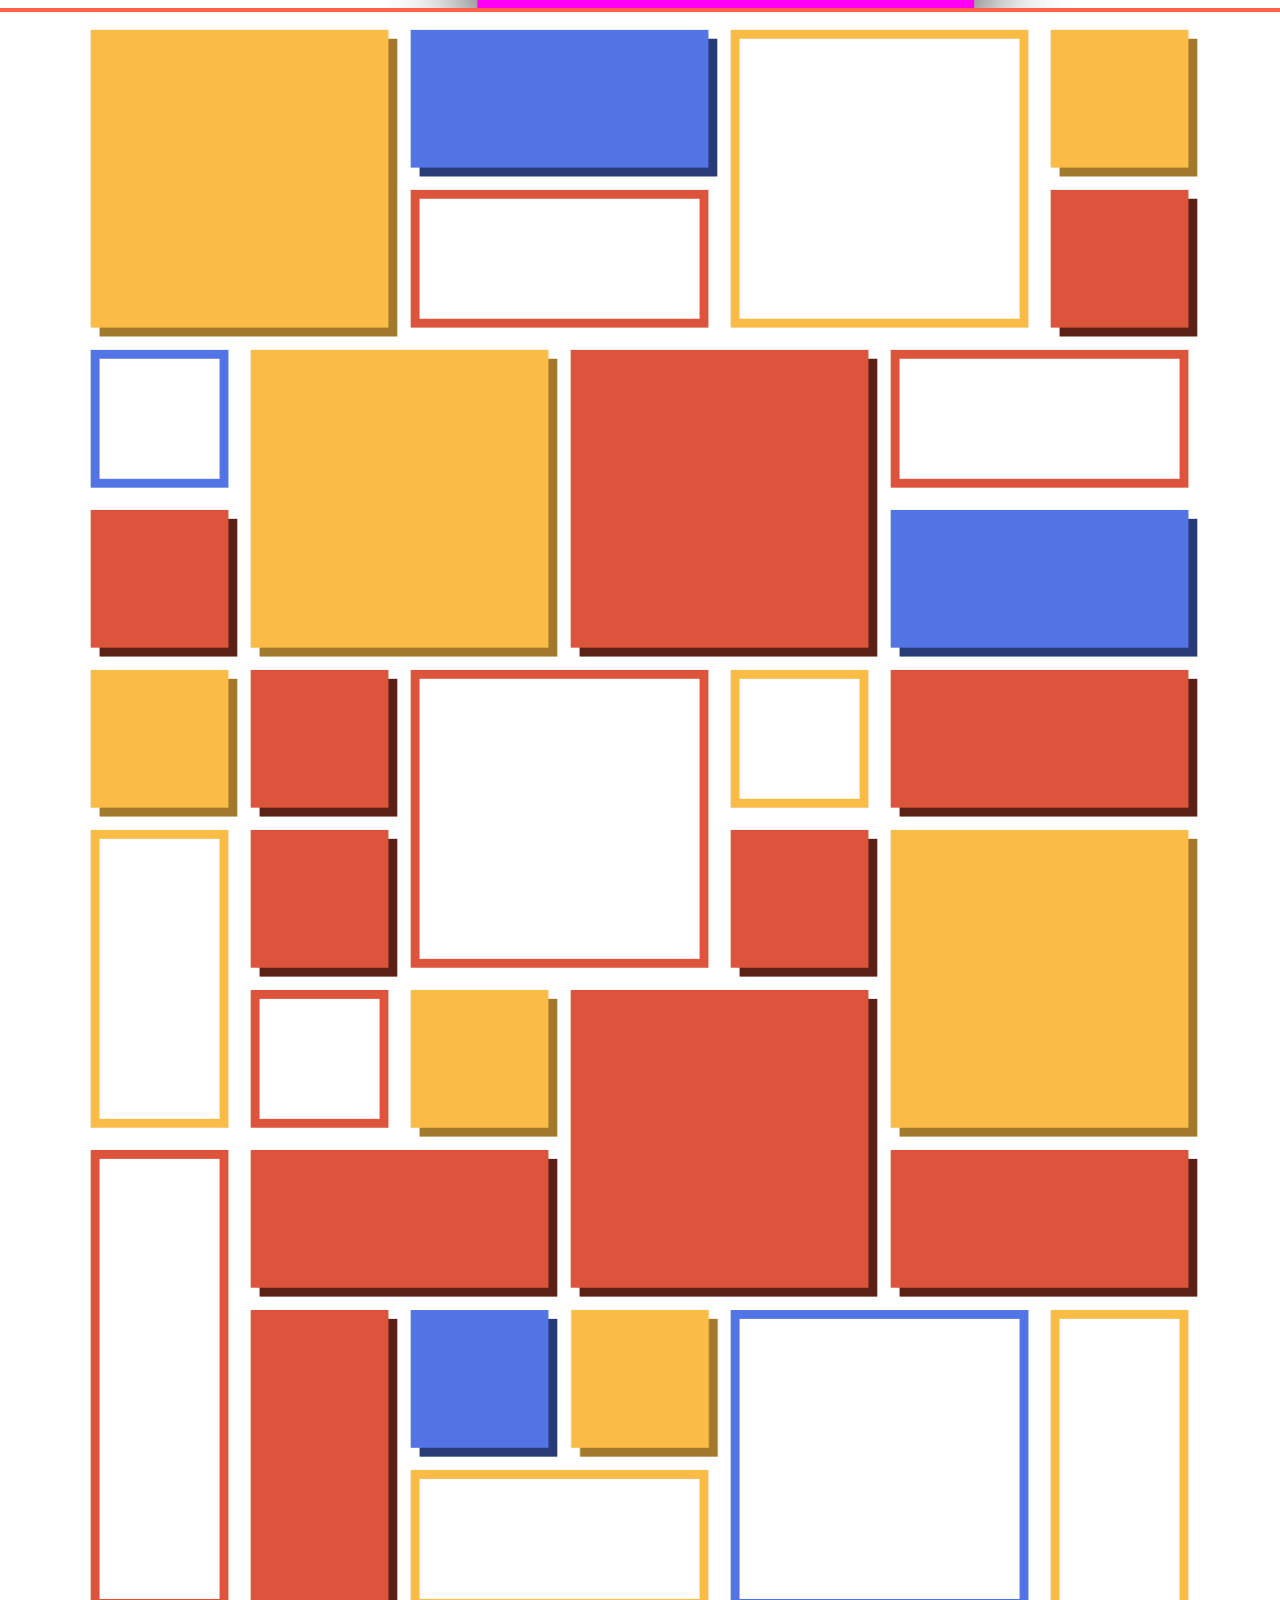
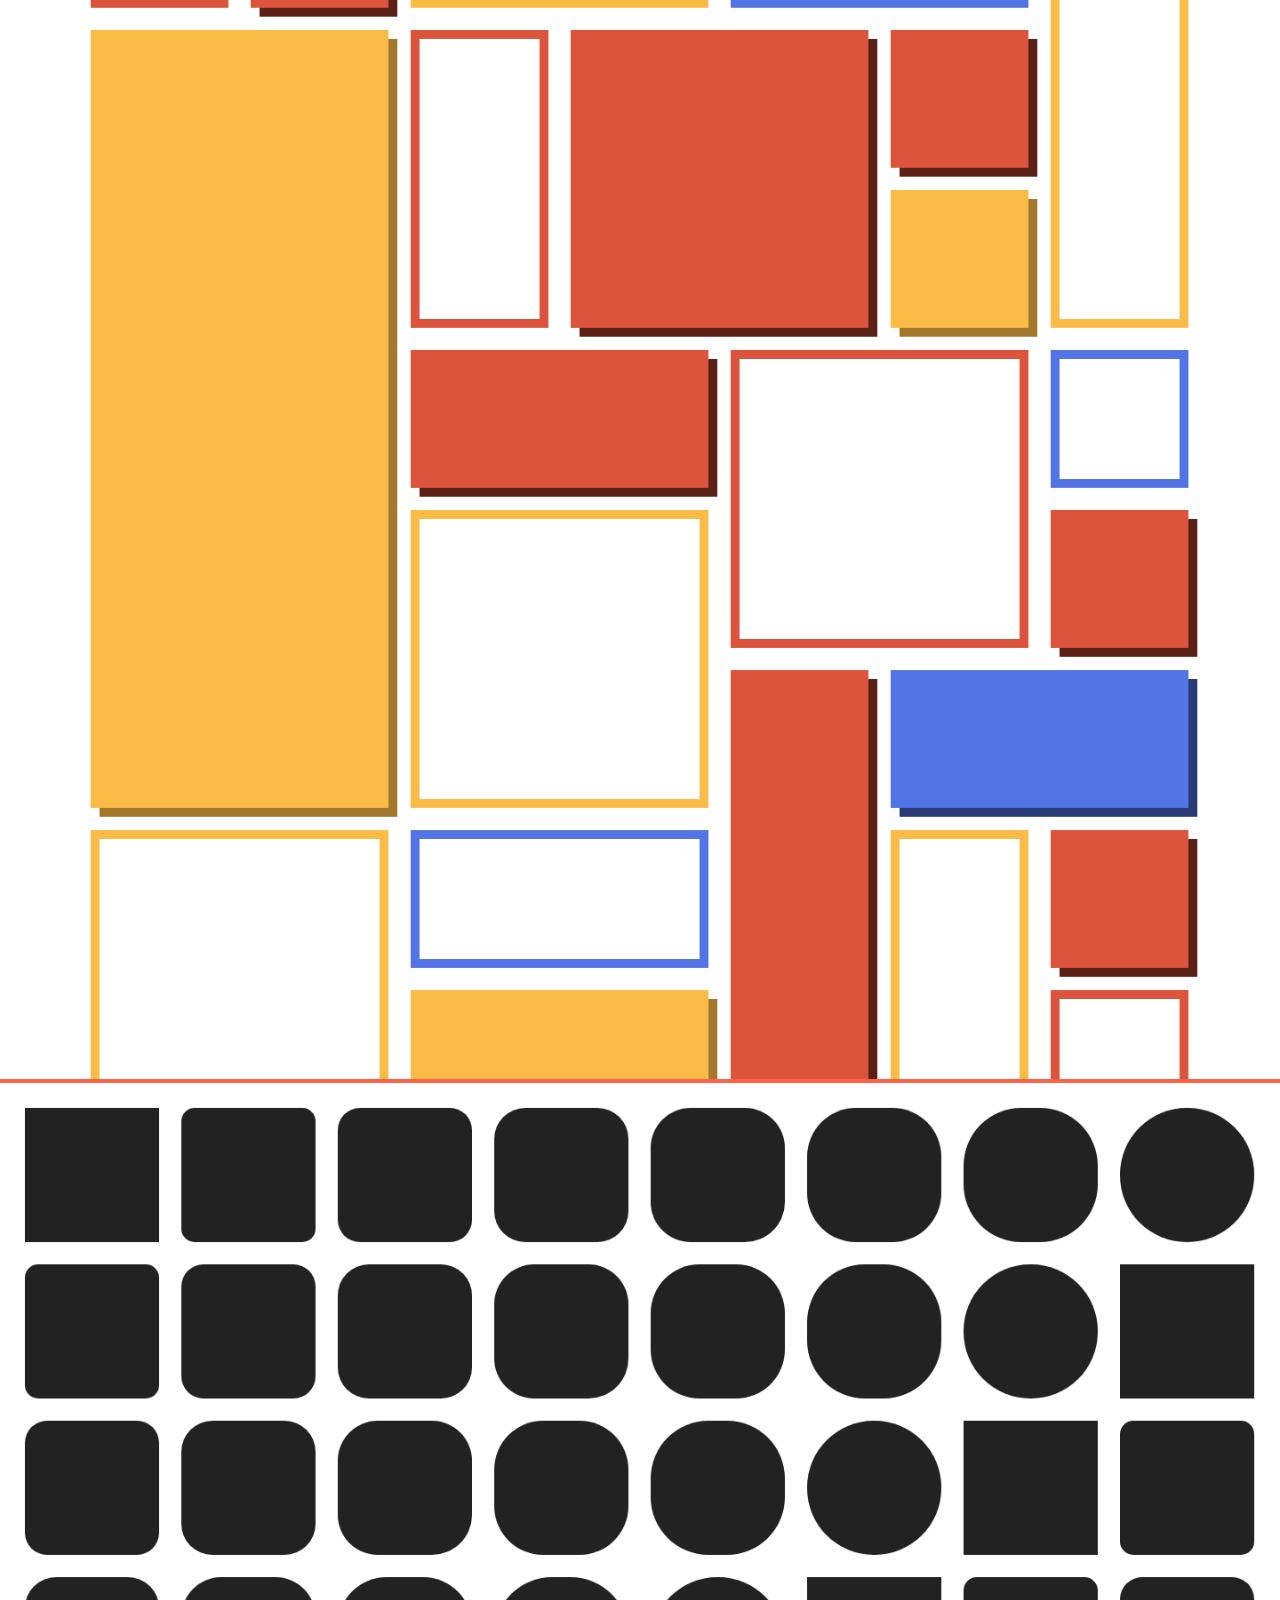
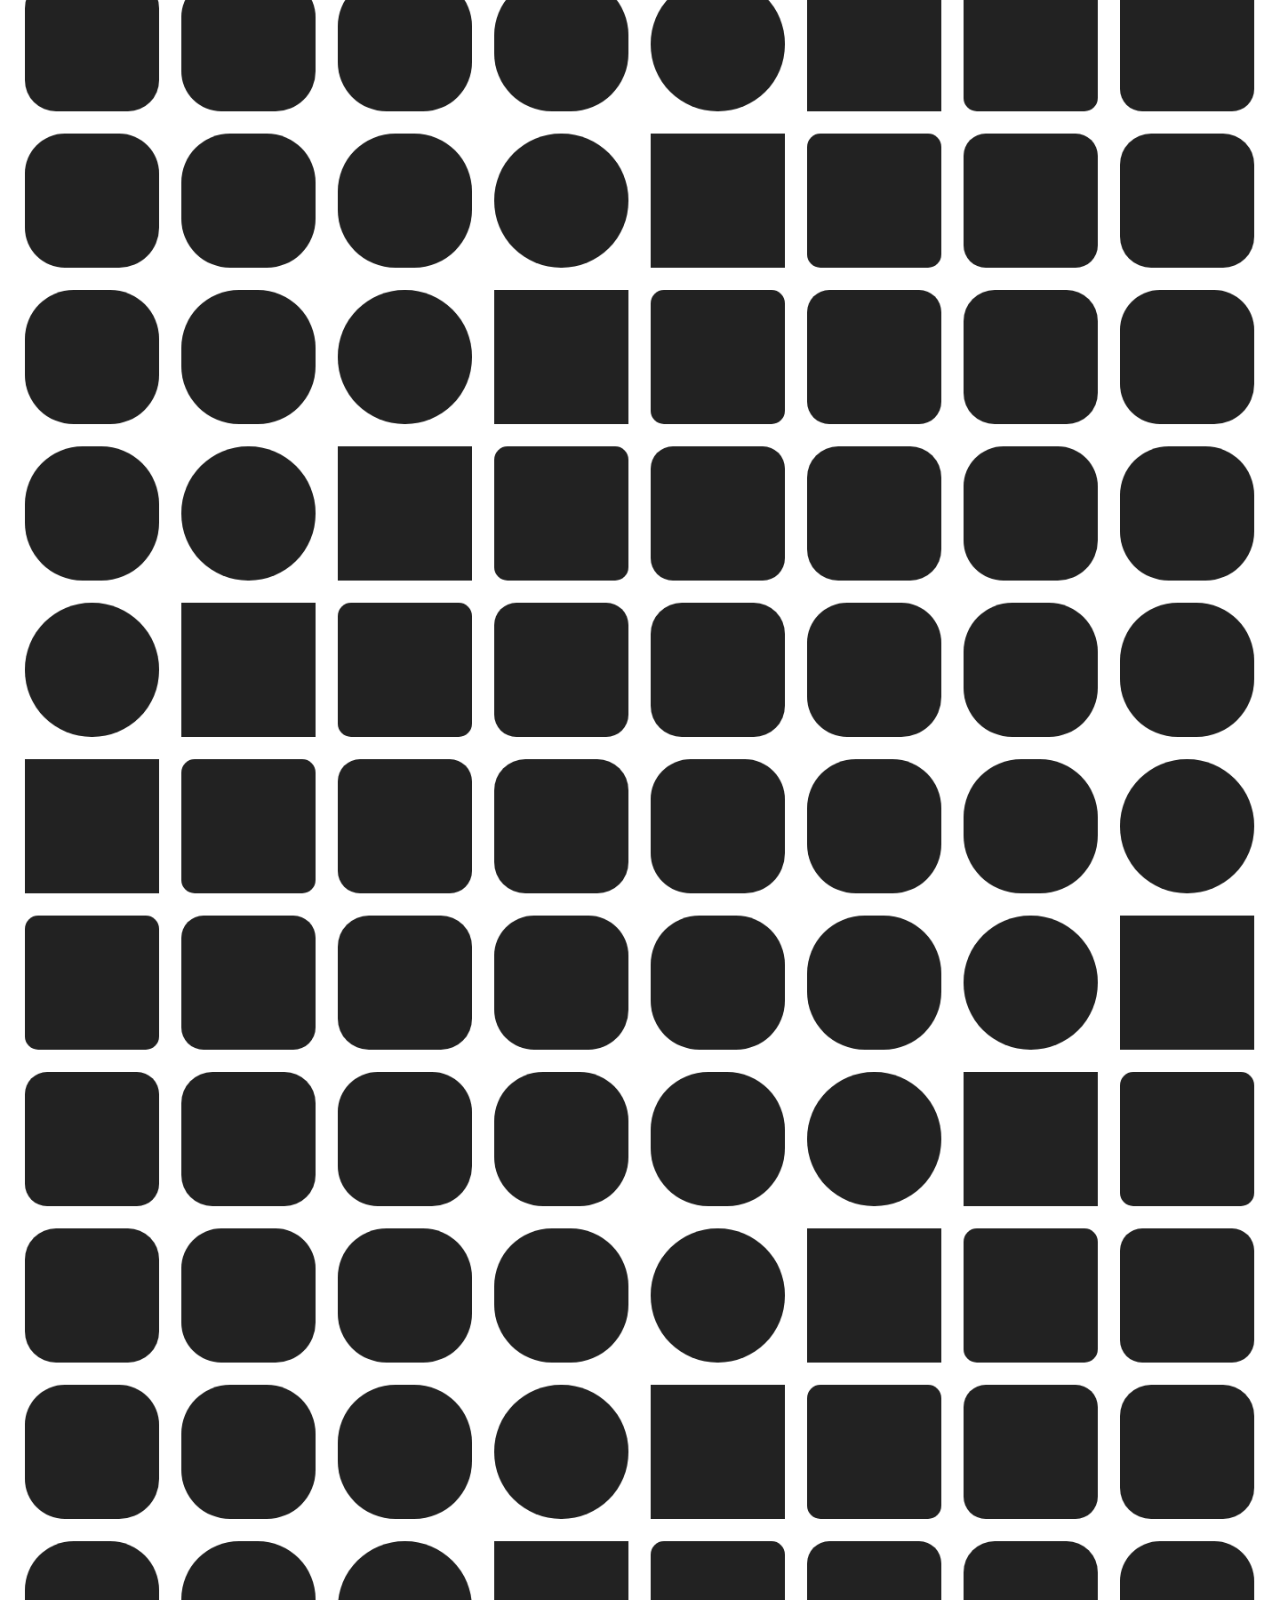
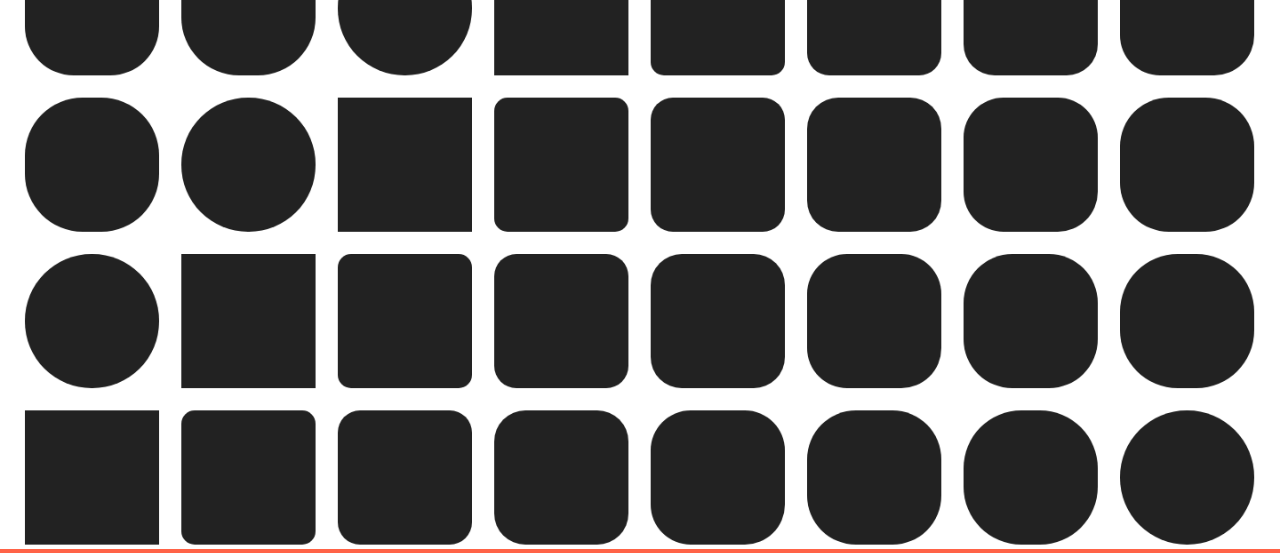
<file: e2/index.html>
<!DOCTYPE html>
<html>
  <head>
    <meta charset="utf-8">
    <title>E2</title>
    <link rel="stylesheet" href="../css/main.css">
  </head>
  <body class="exercise">
    <img src="images/1.png" alt="first grid layout">
    <img src="images/2.png" alt="second grid layout">
    <img src="images/3.png" alt="third grid layout">
    <img src="images/4.png" alt="fourth grid layout">
    <img src="images/5.png" alt="fifth grid layout">
  </body>
</html>
</file>
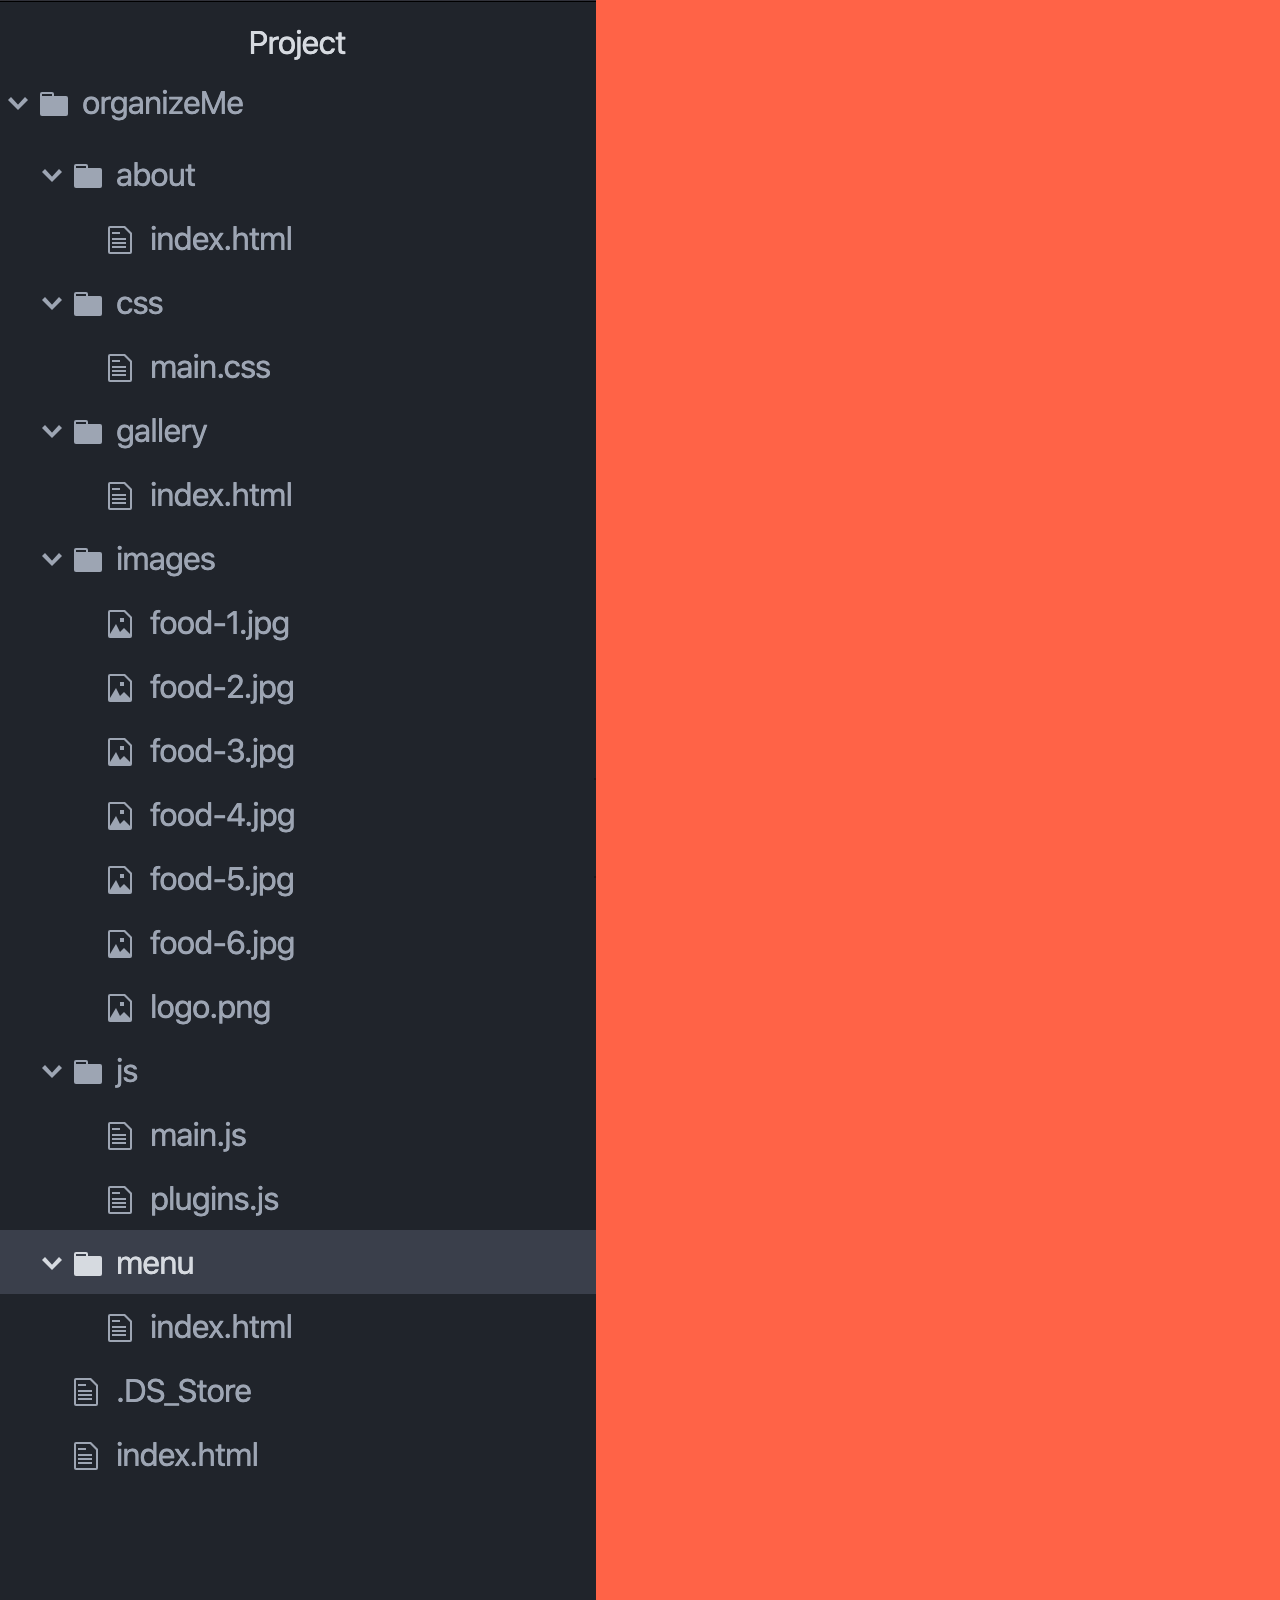
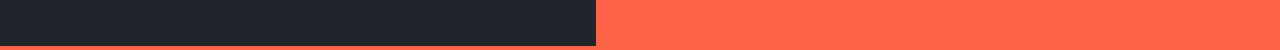
<file: e3/index.html>
<!DOCTYPE html>
<html>
  <head>
    <meta charset="utf-8">
    <title>E3</title>
    <link rel="stylesheet" href="../css/main.css">
  </head>
  <body>
    <img src="images/e3.png" alt="tree view of organized folder">
  </body>
</html>
</file>
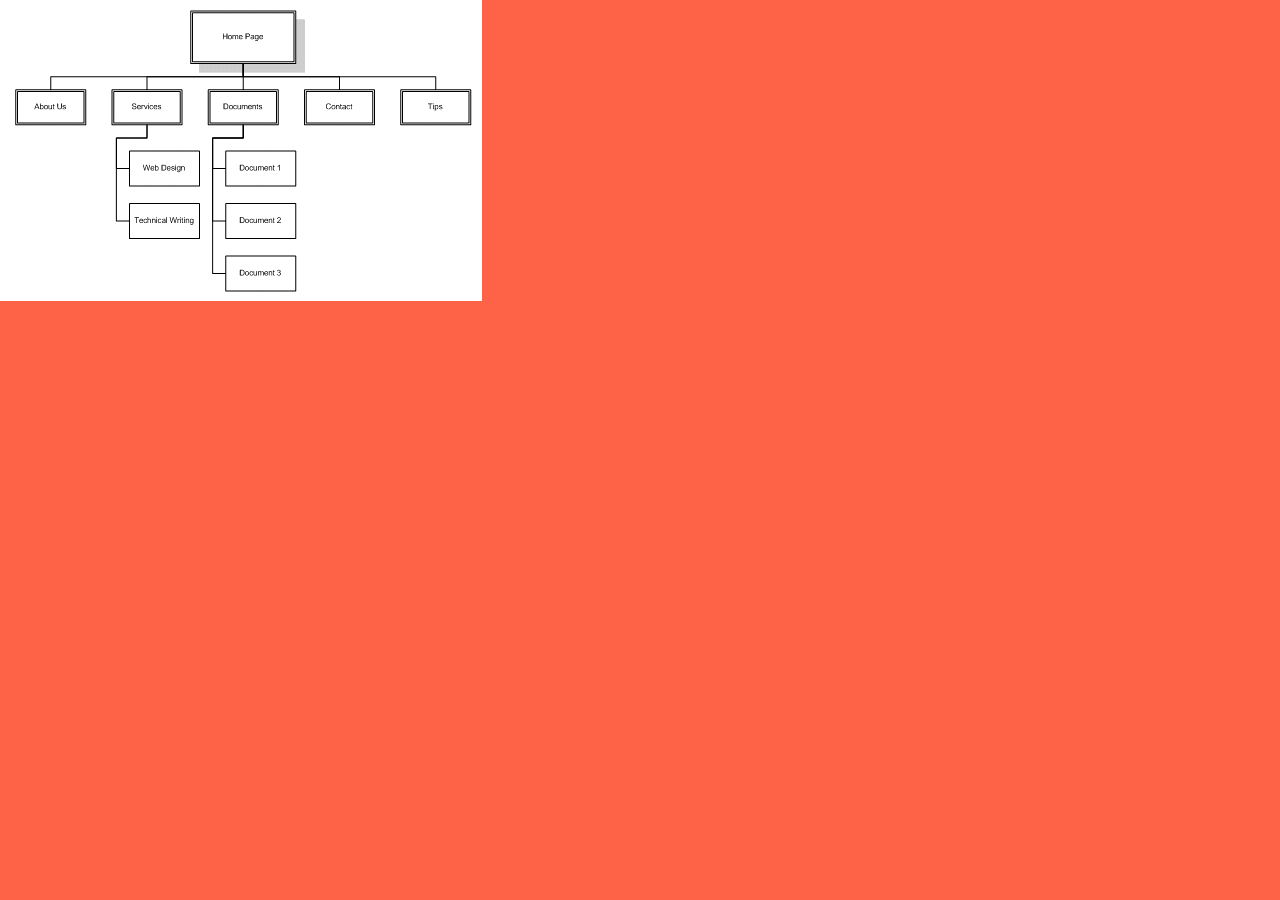
<file: e4/index.html>
<!DOCTYPE html>
<html>
  <head>
    <meta charset="utf-8">
    <title>E4</title>
    <link rel="stylesheet" href="../css/main.css">
  </head>
  <body>
    <img src="images/e4-sitemap.gif" alt="sitemap">
  </body>
</html>
</file>
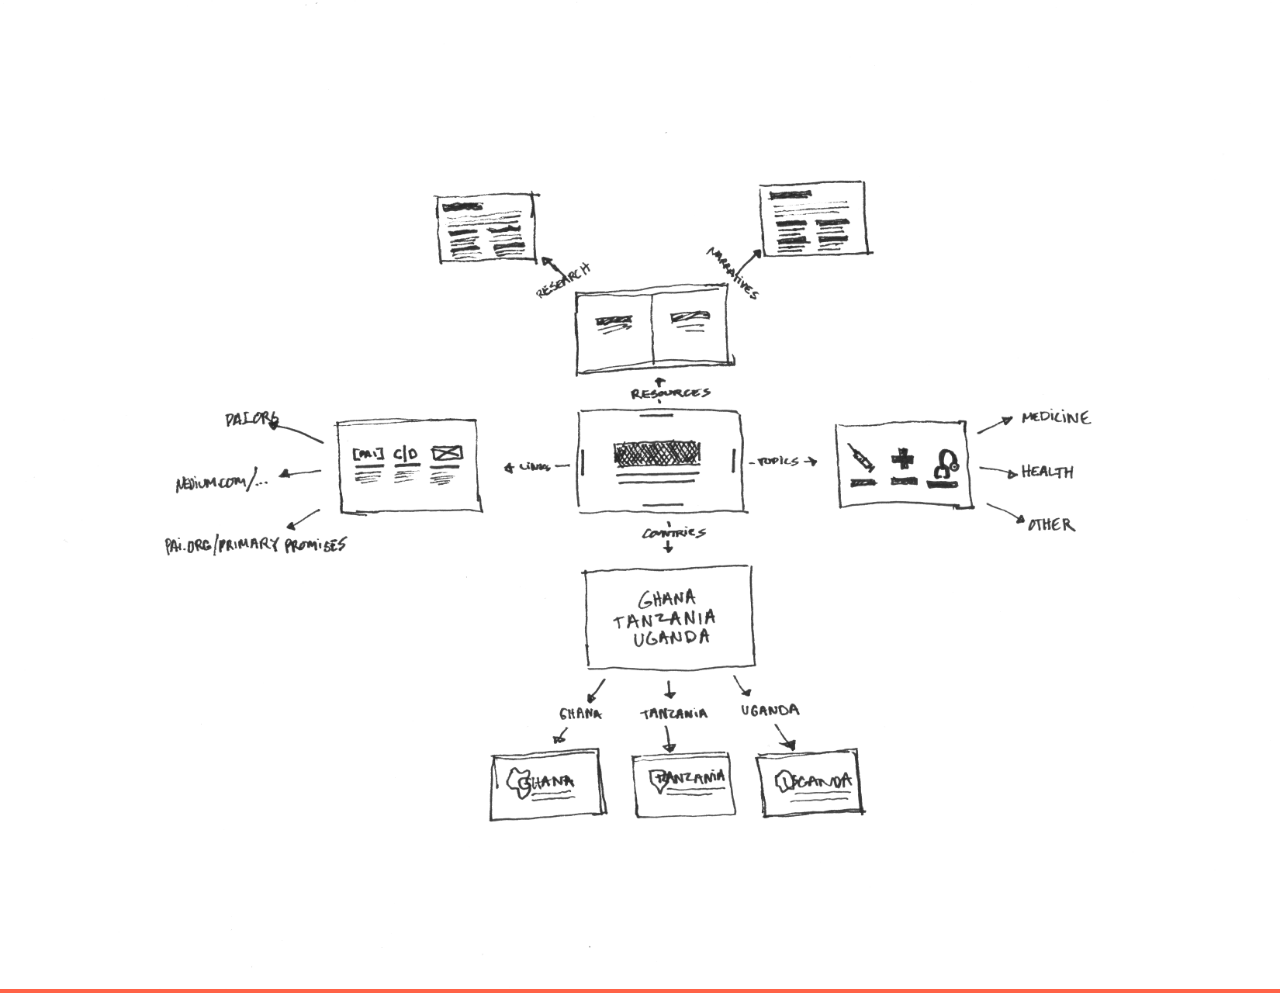
<file: e5/index.html>
<!DOCTYPE html>
<html>
  <head>
    <meta charset="utf-8">
    <title>E5</title>
    <link rel="stylesheet" href="../css/main.css">
  </head>
  <body>
    <img src="images/e5-wireframe.png" alt="wireframe option for phc pathways site">
  </body>
</html>
</file>
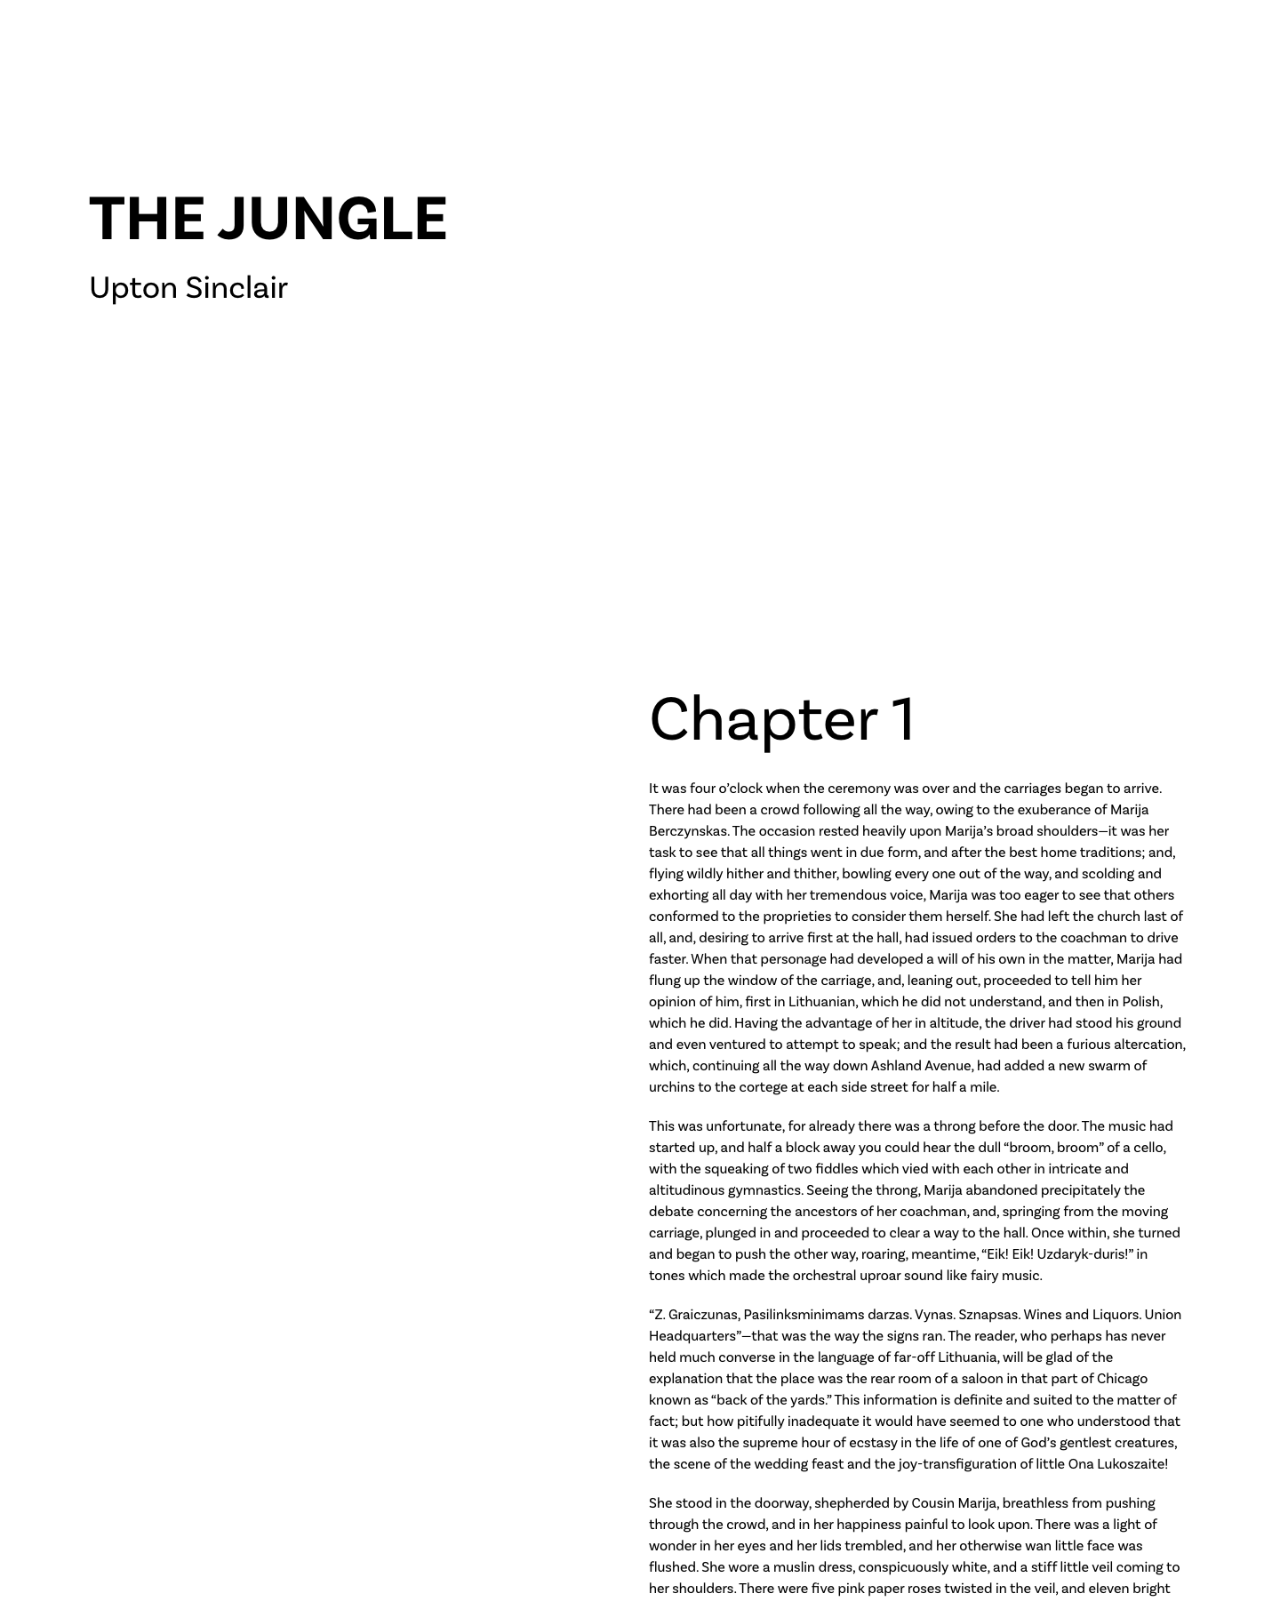
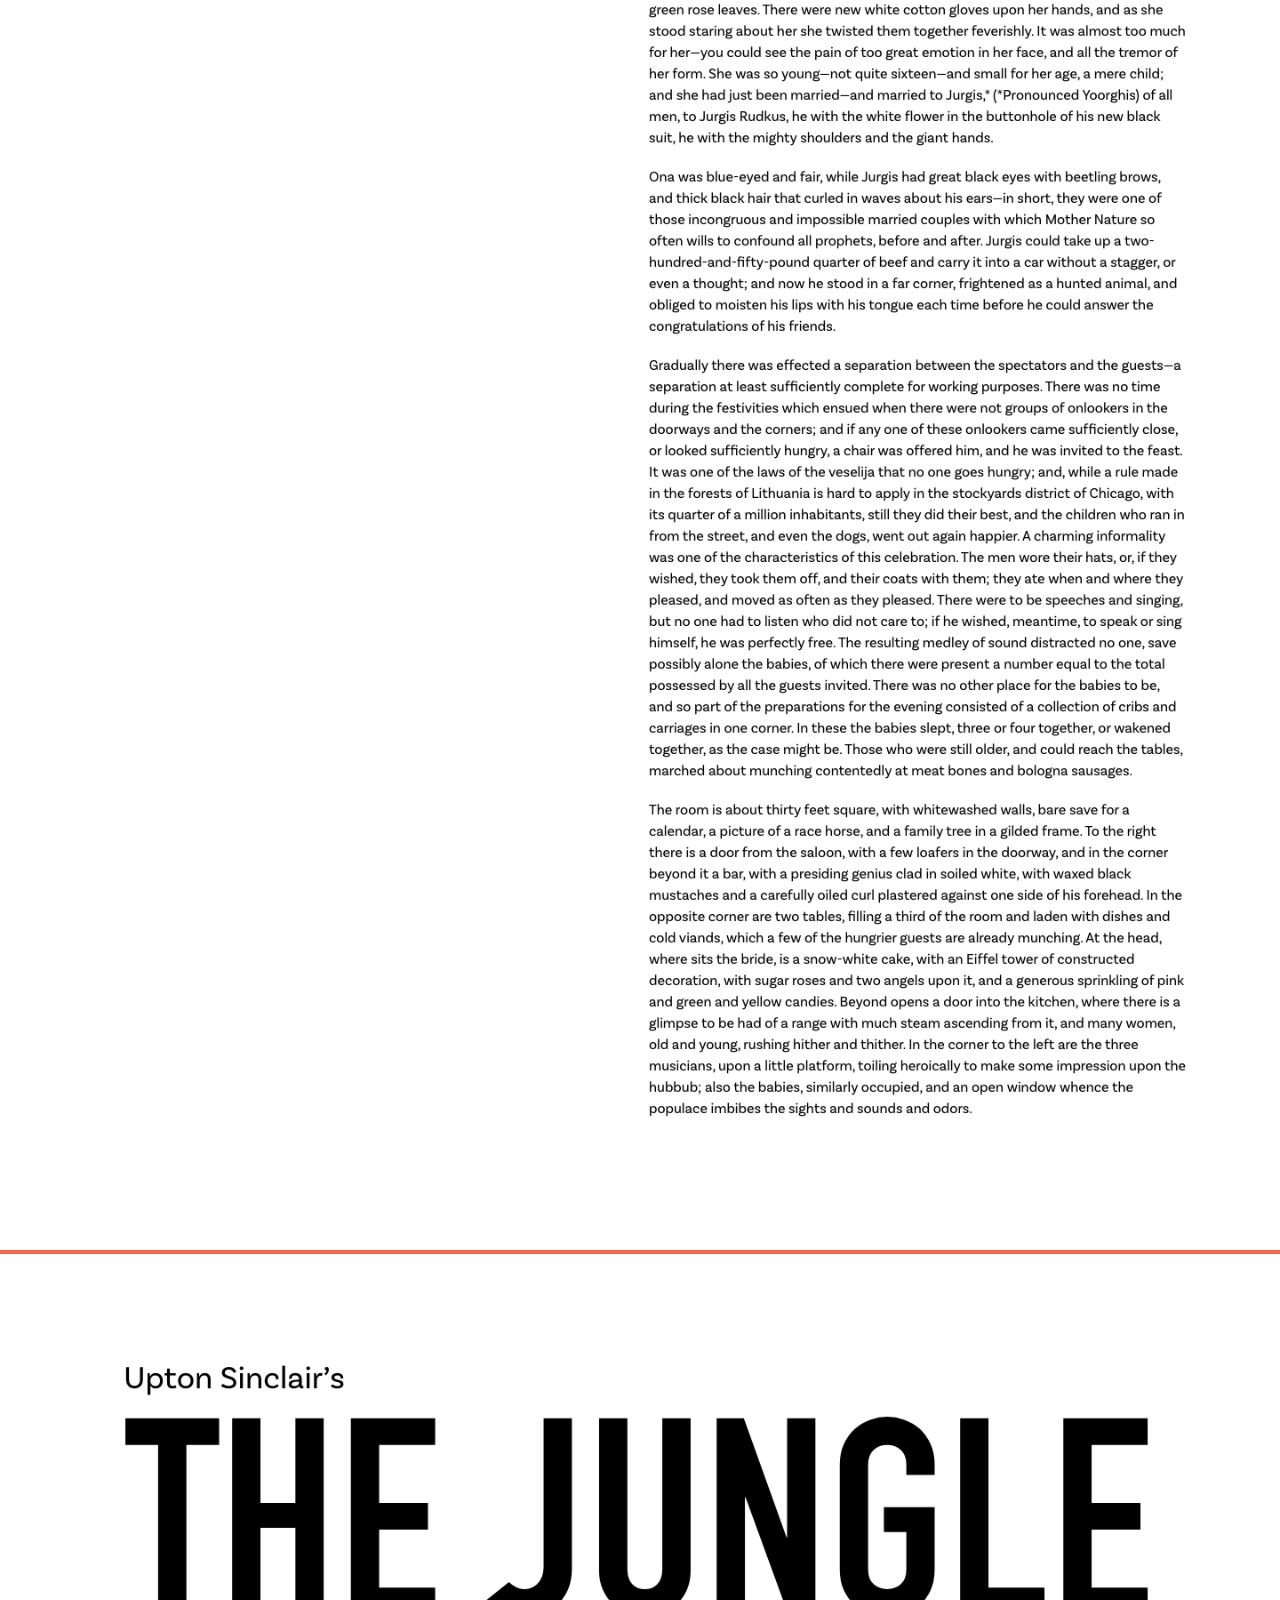
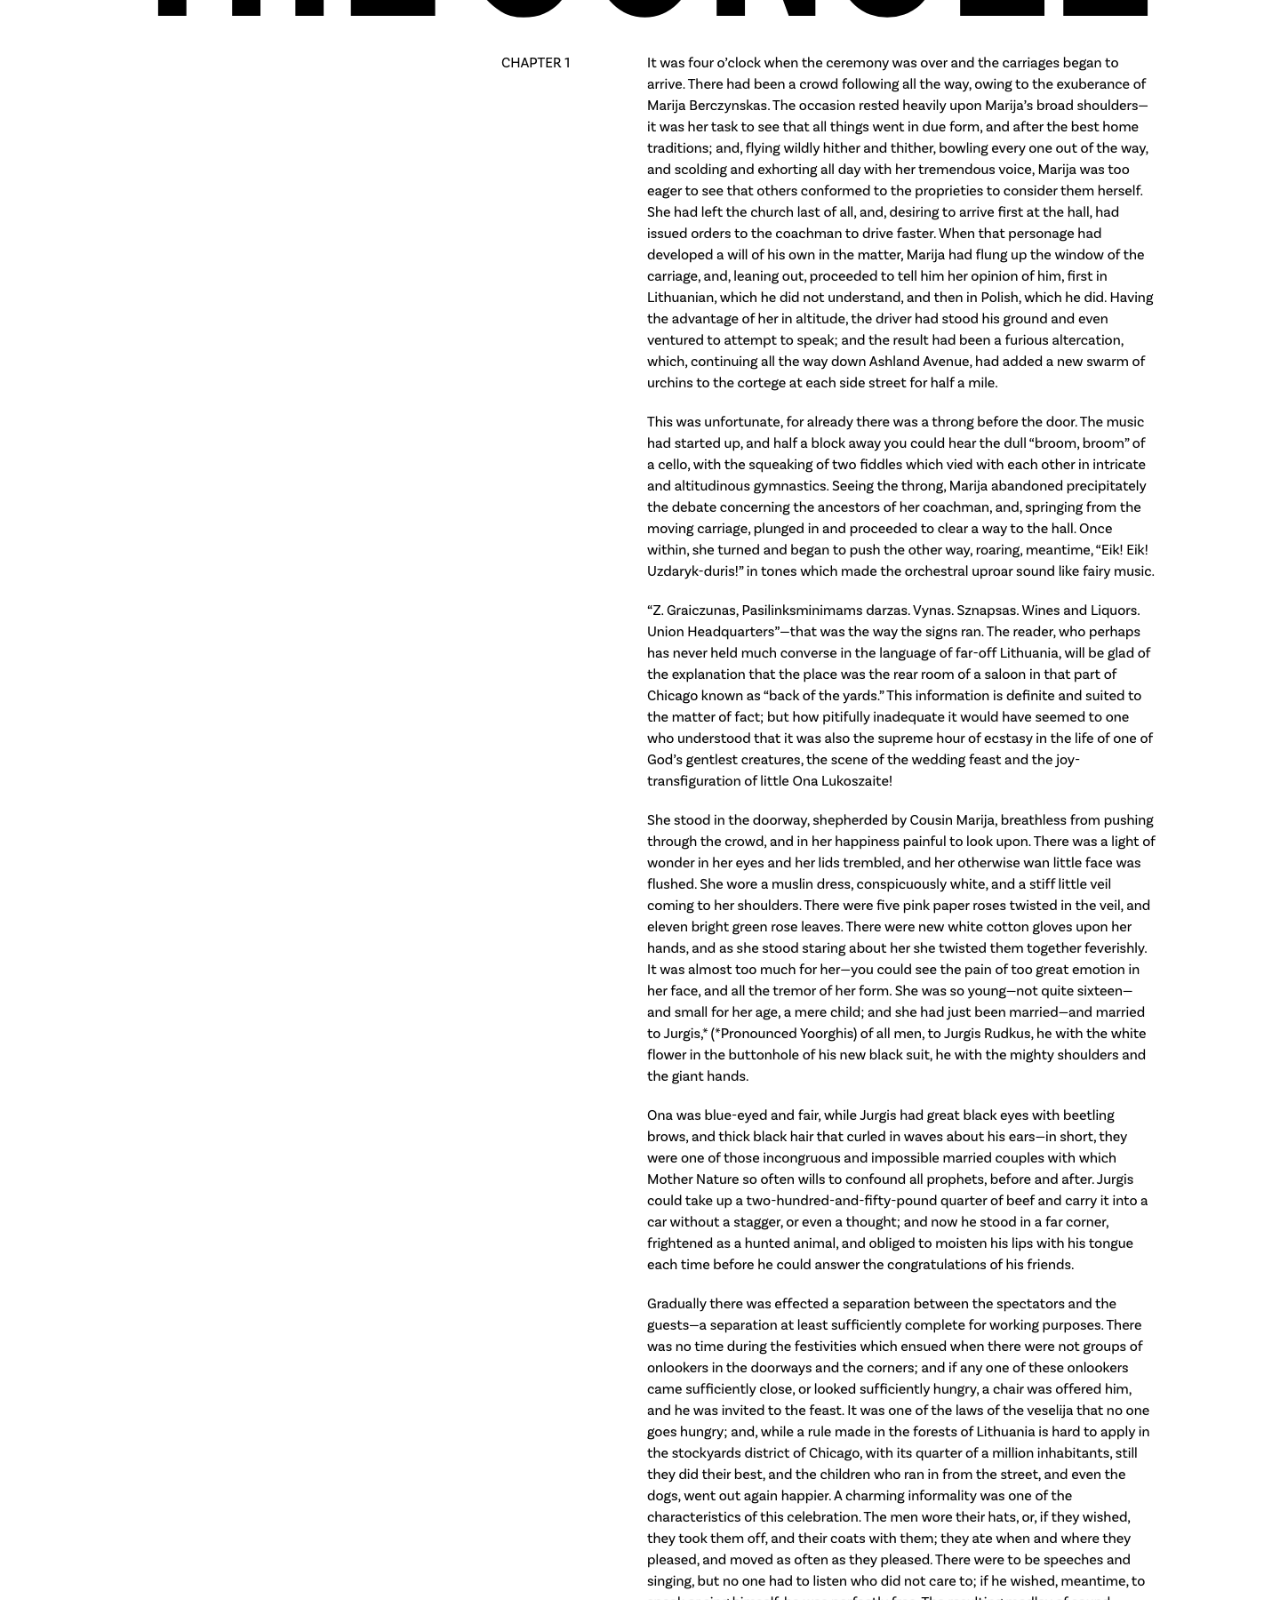
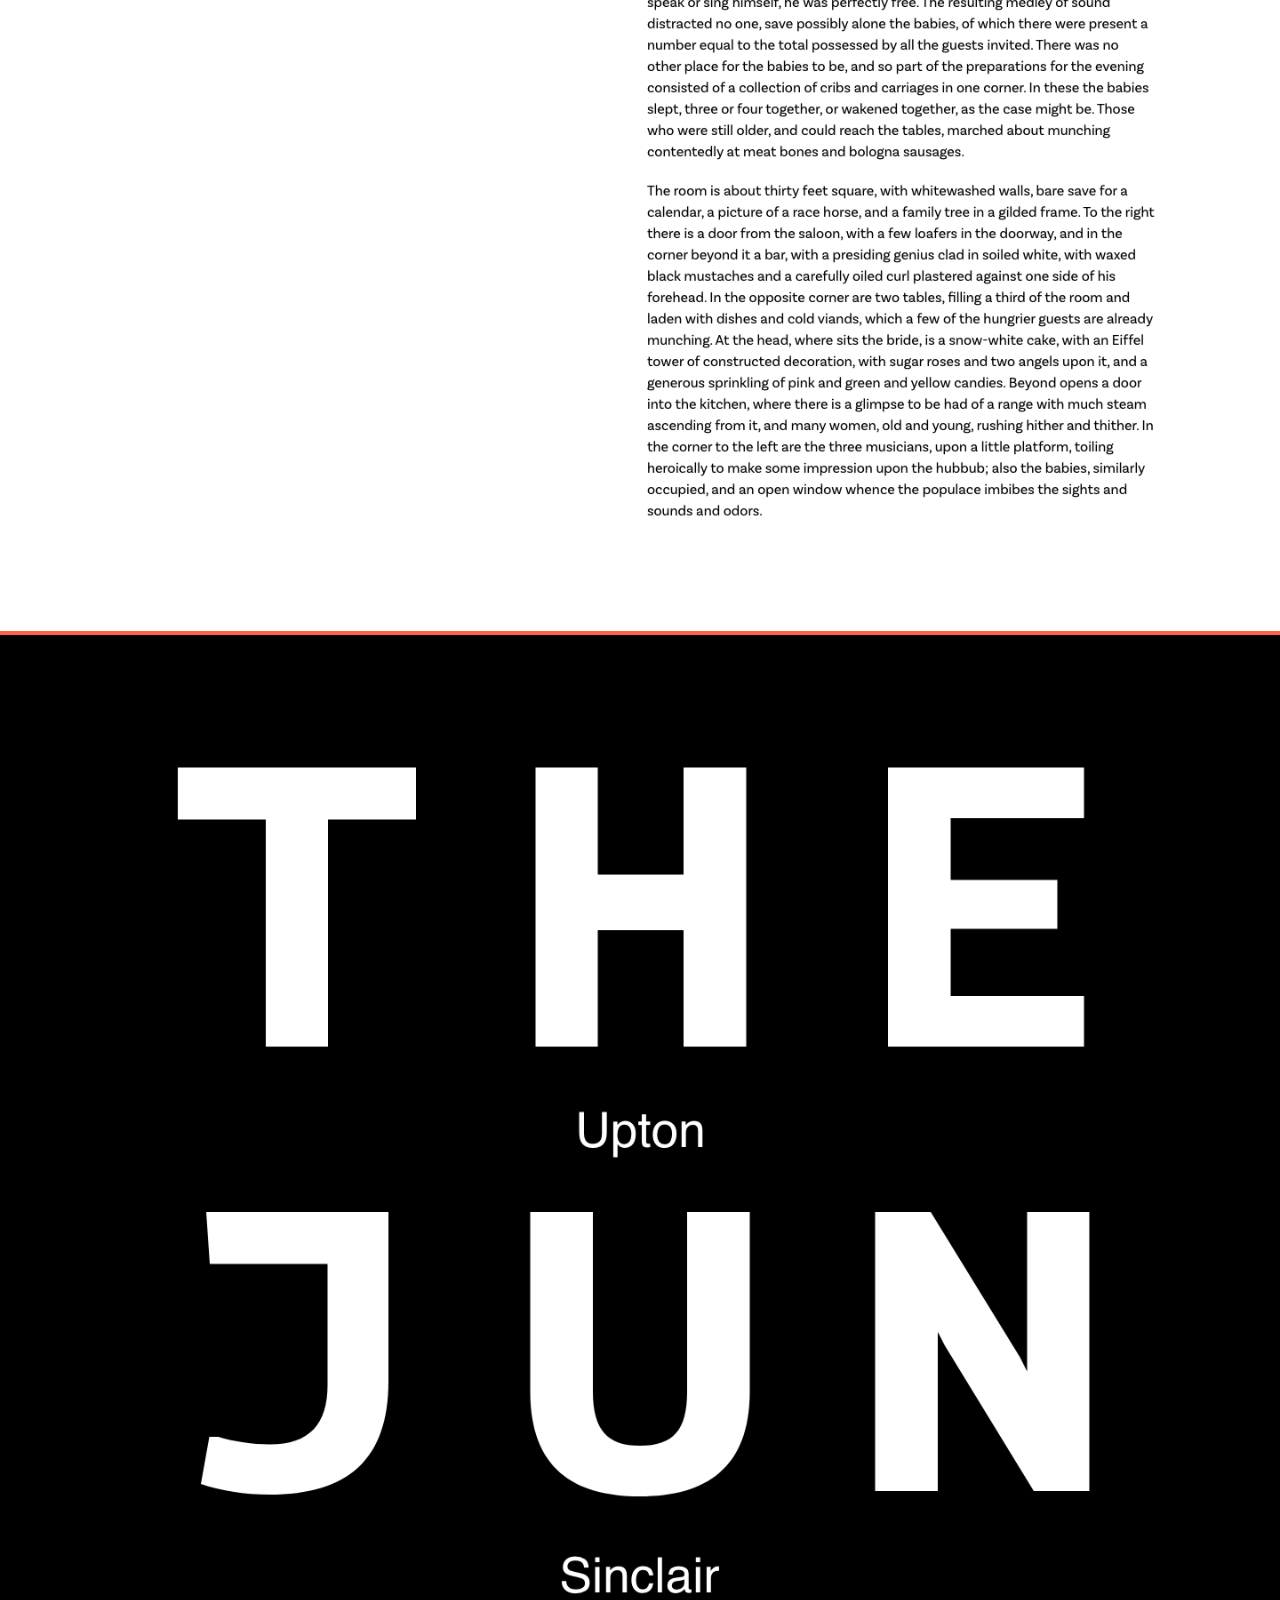
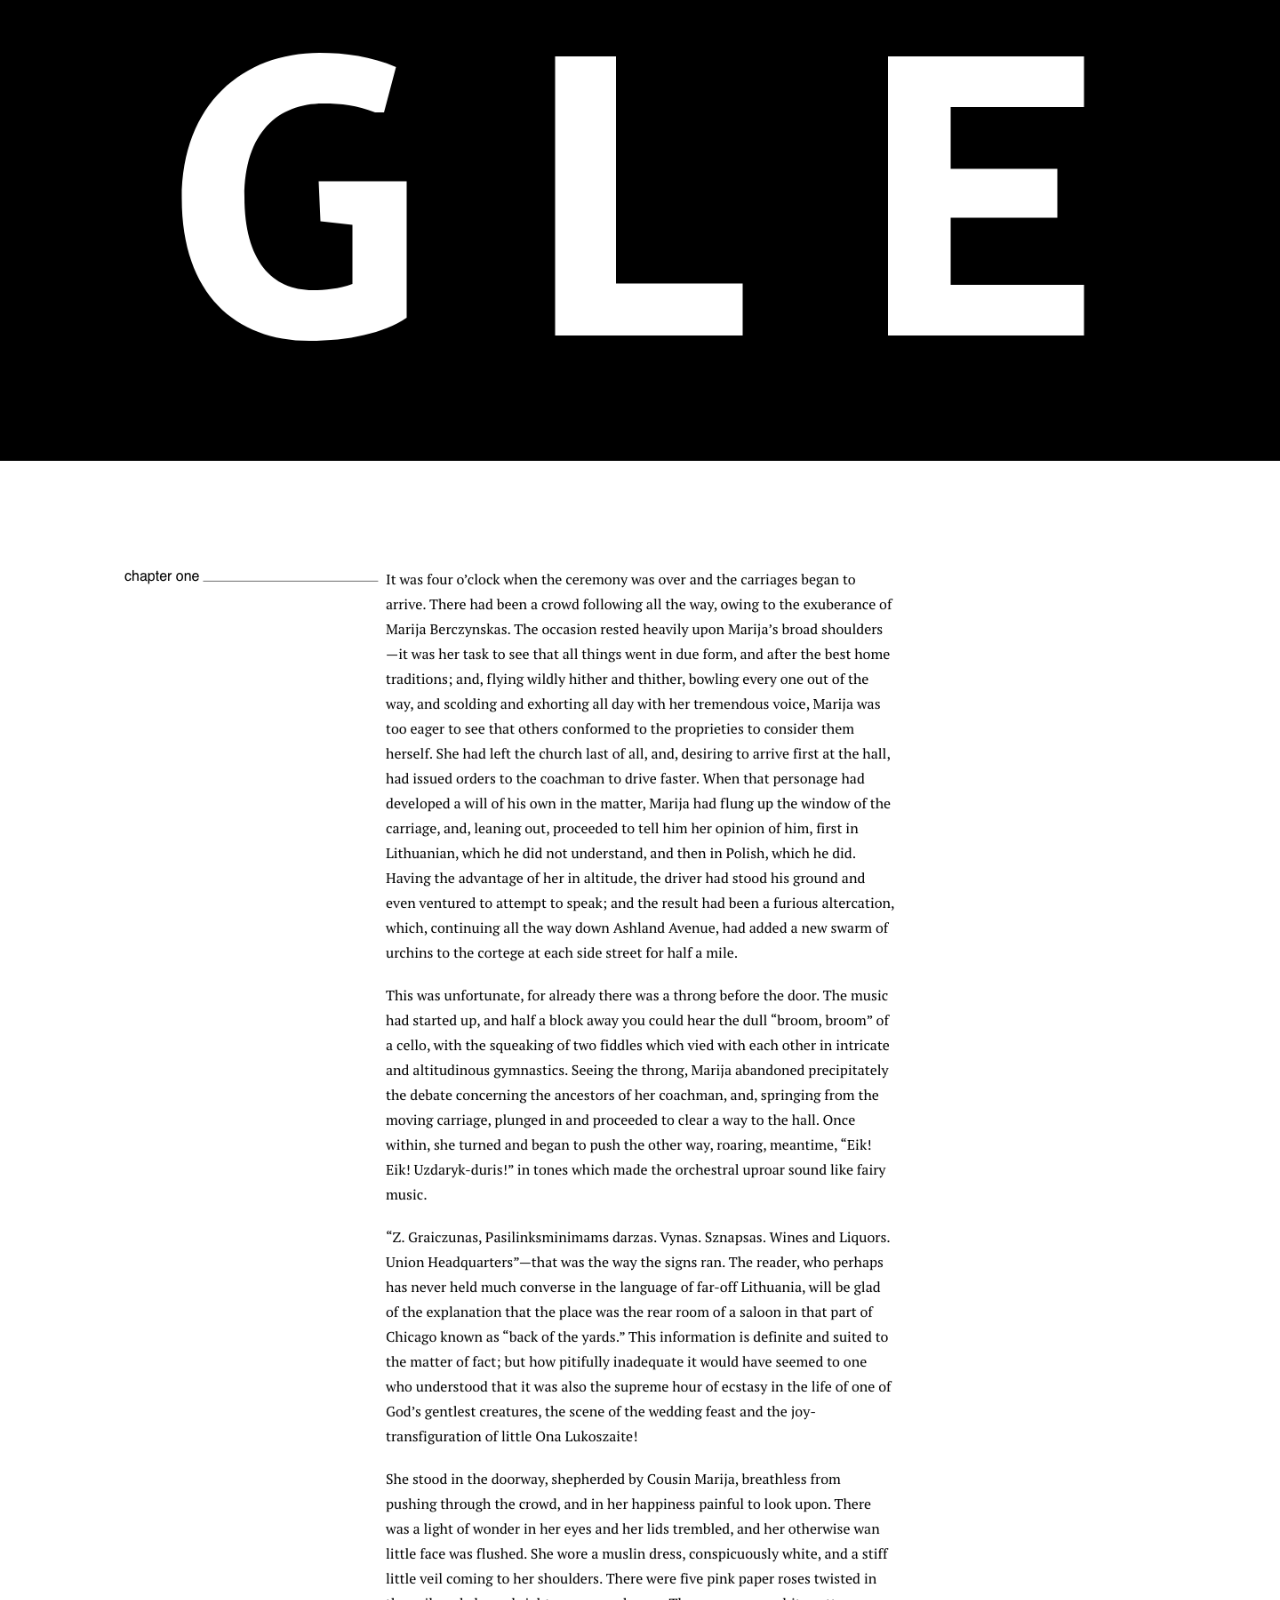
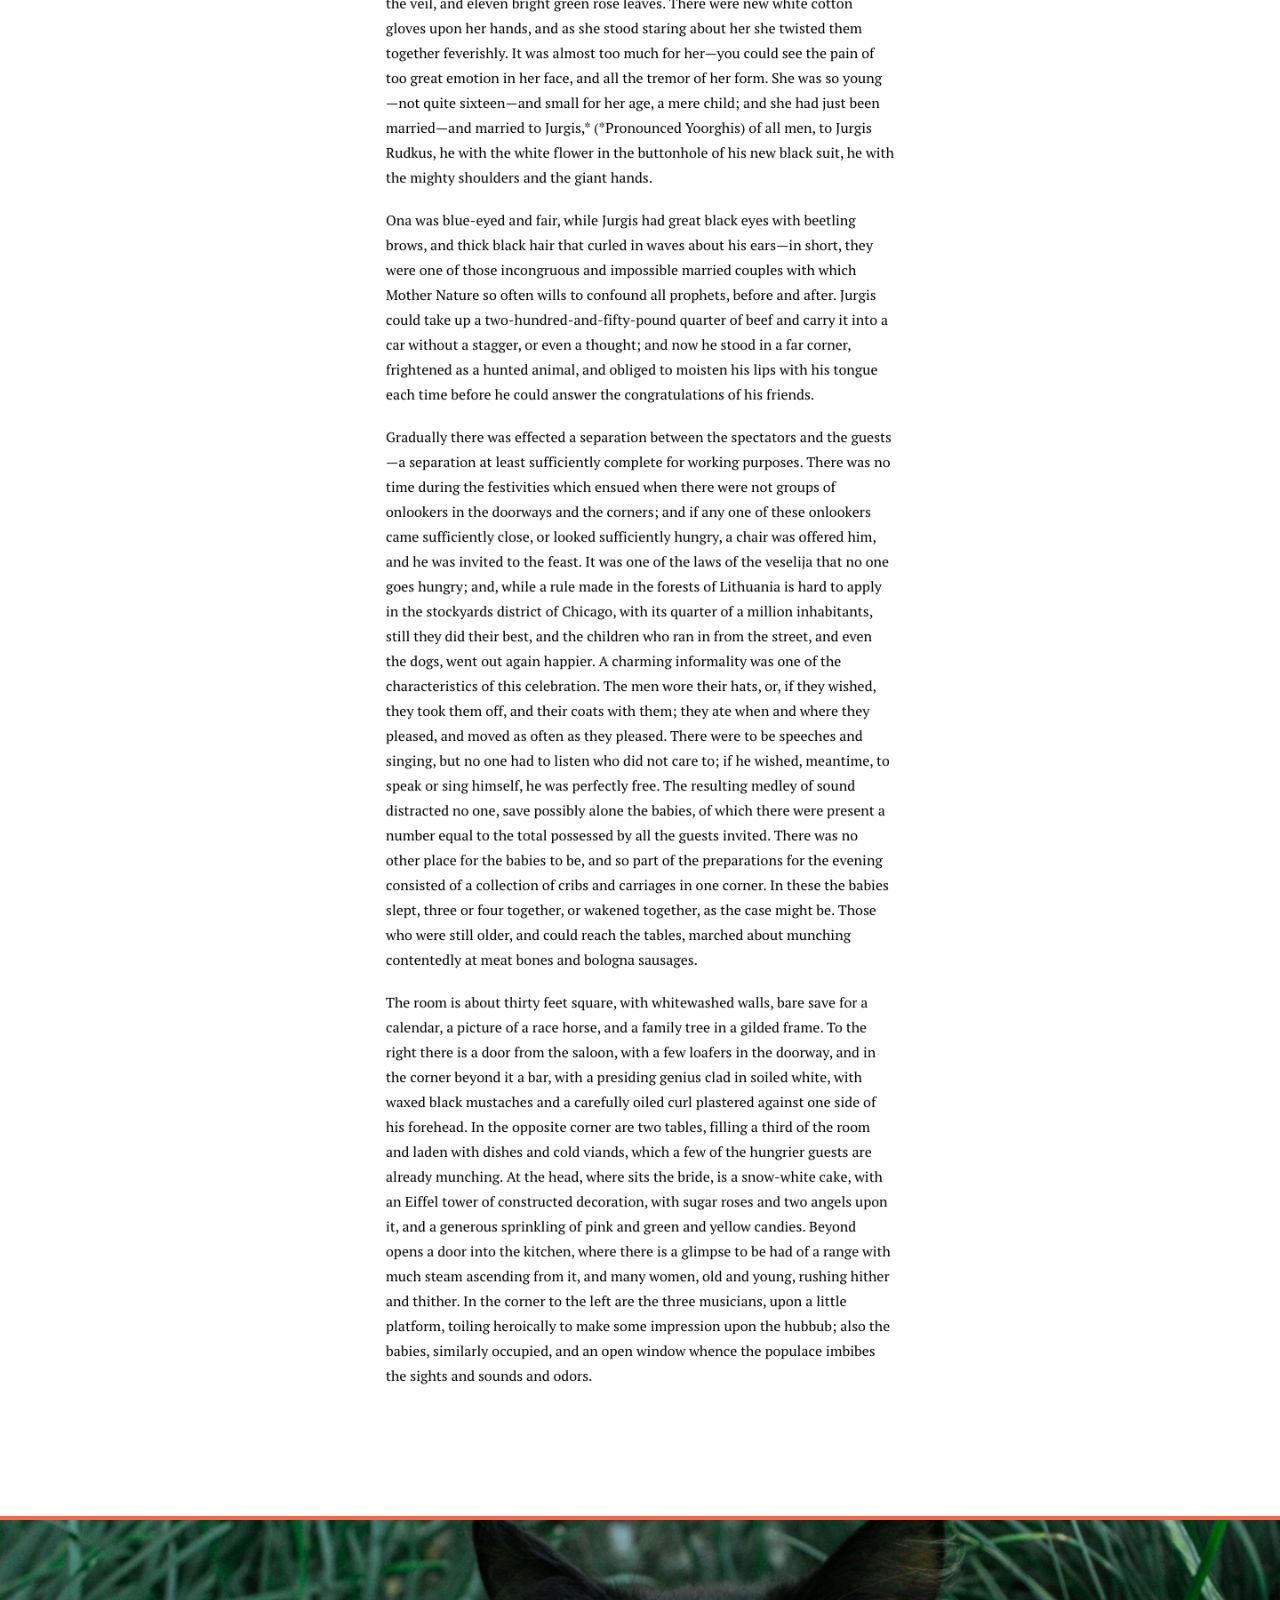
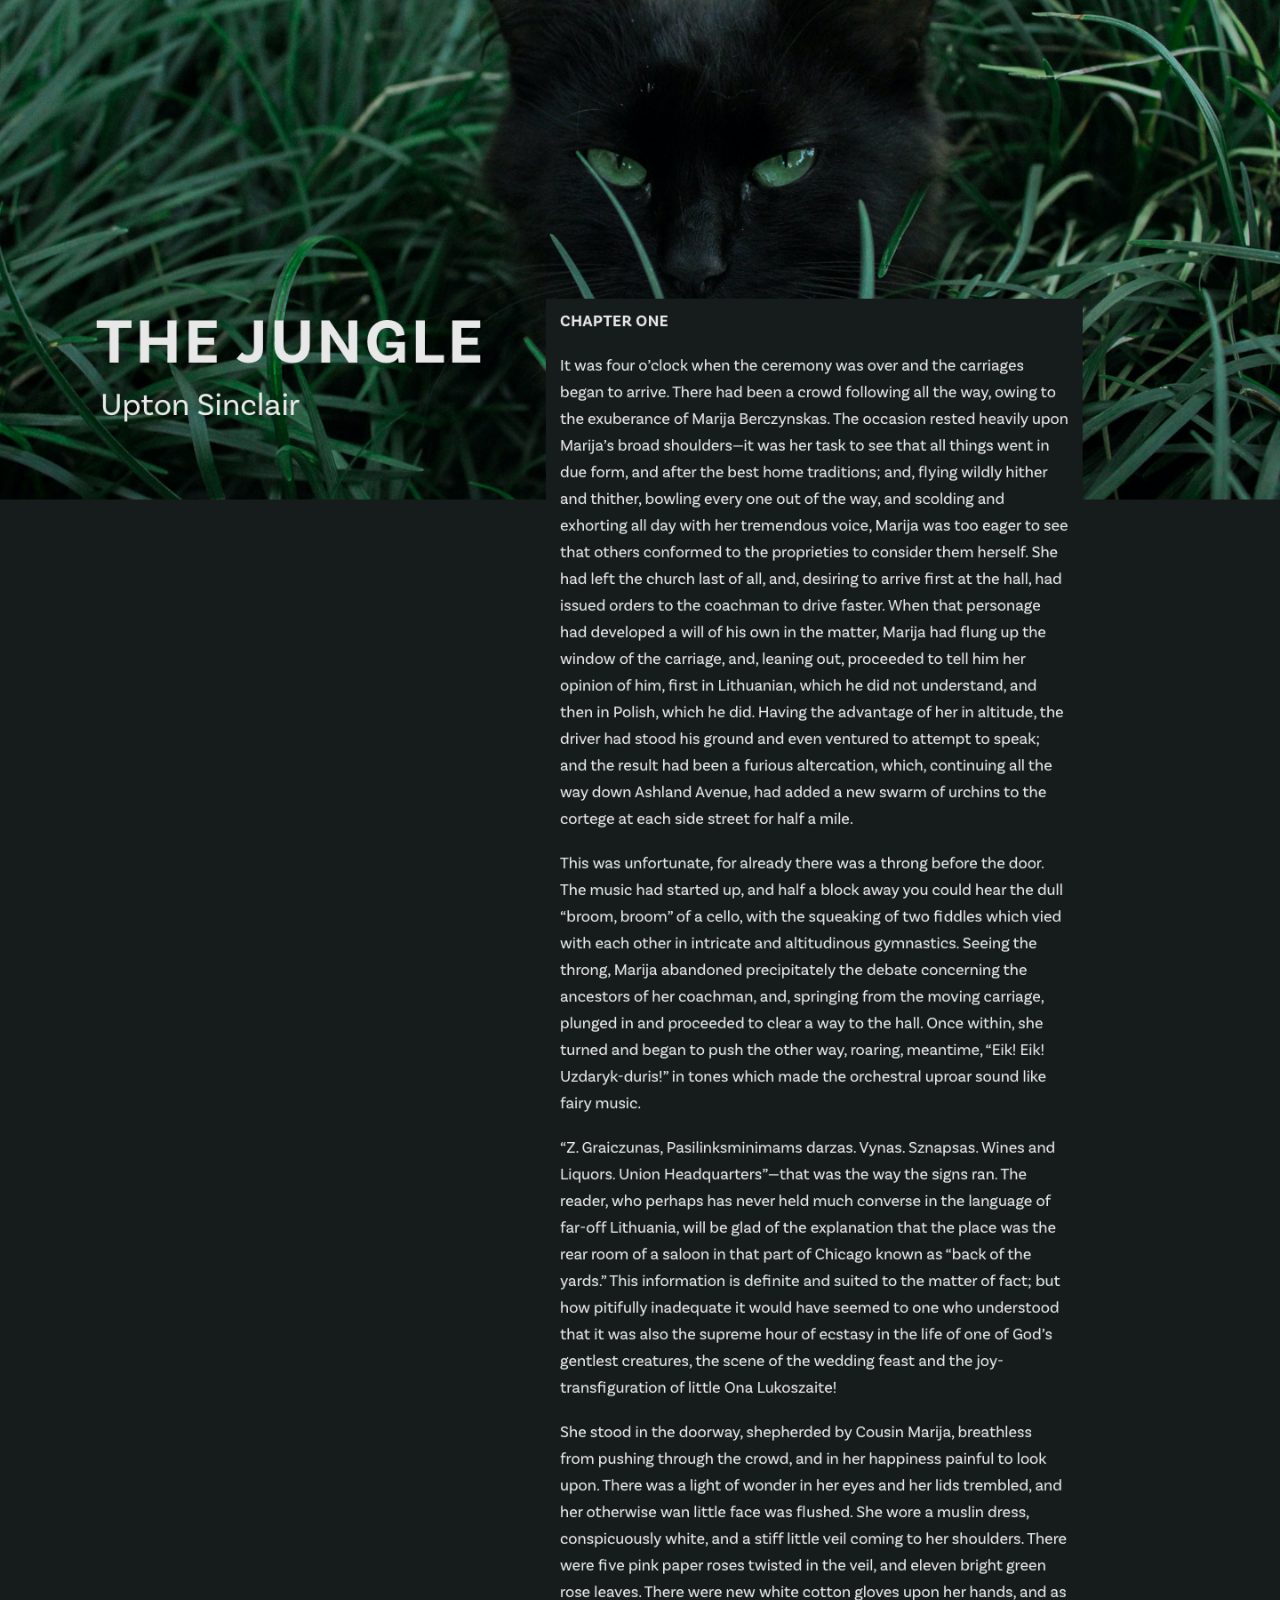
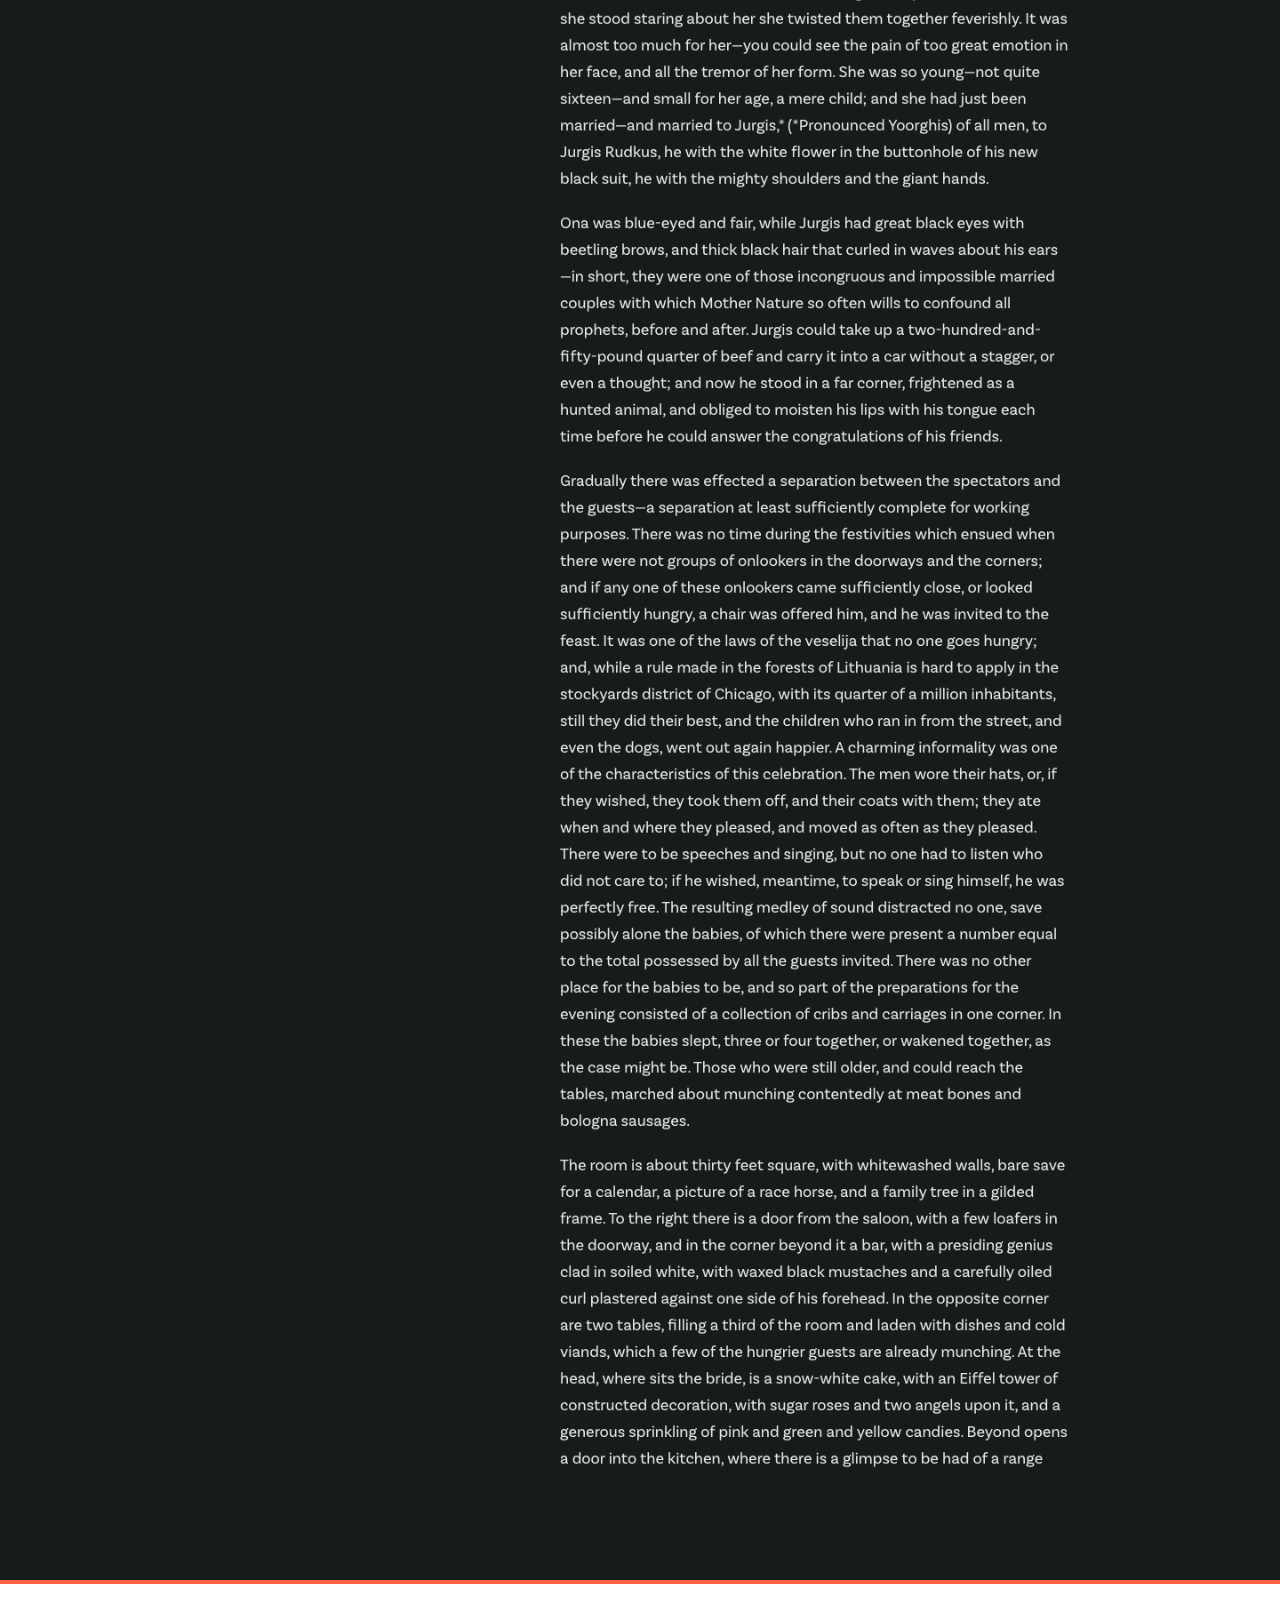
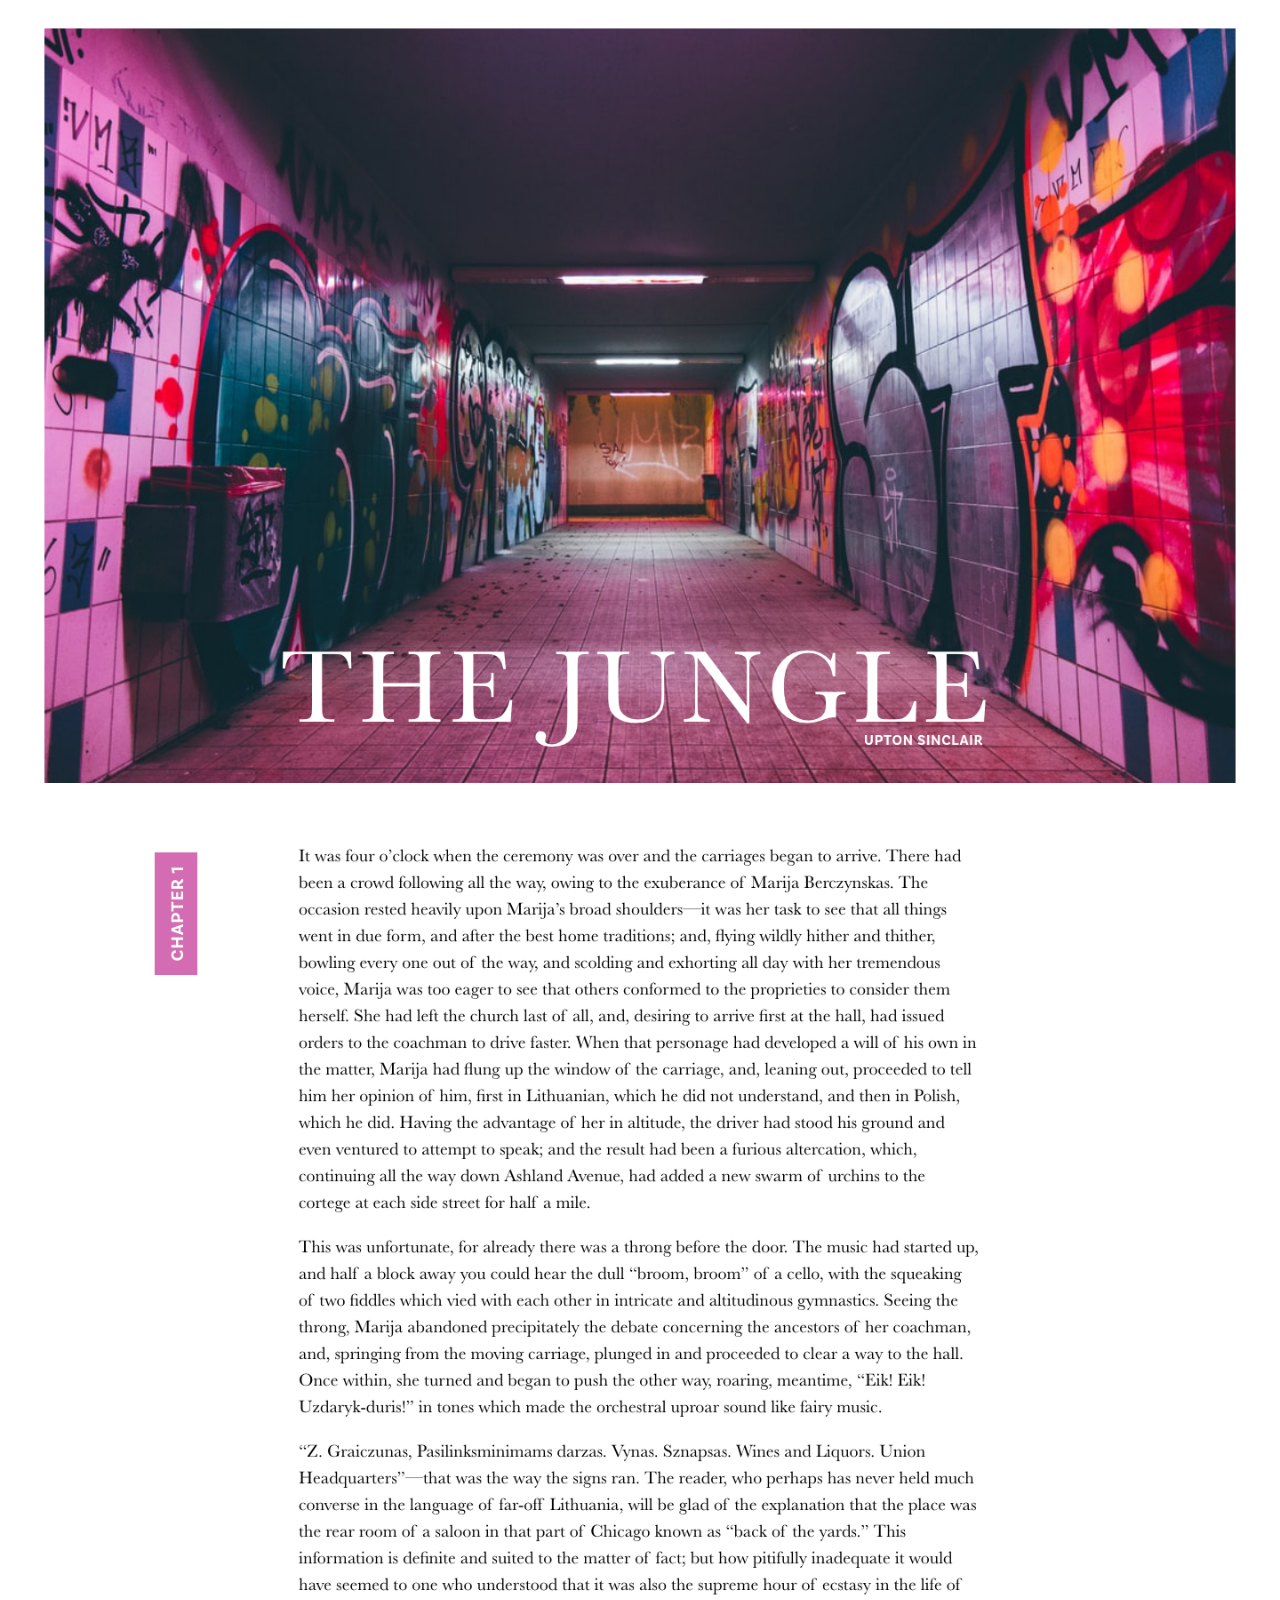
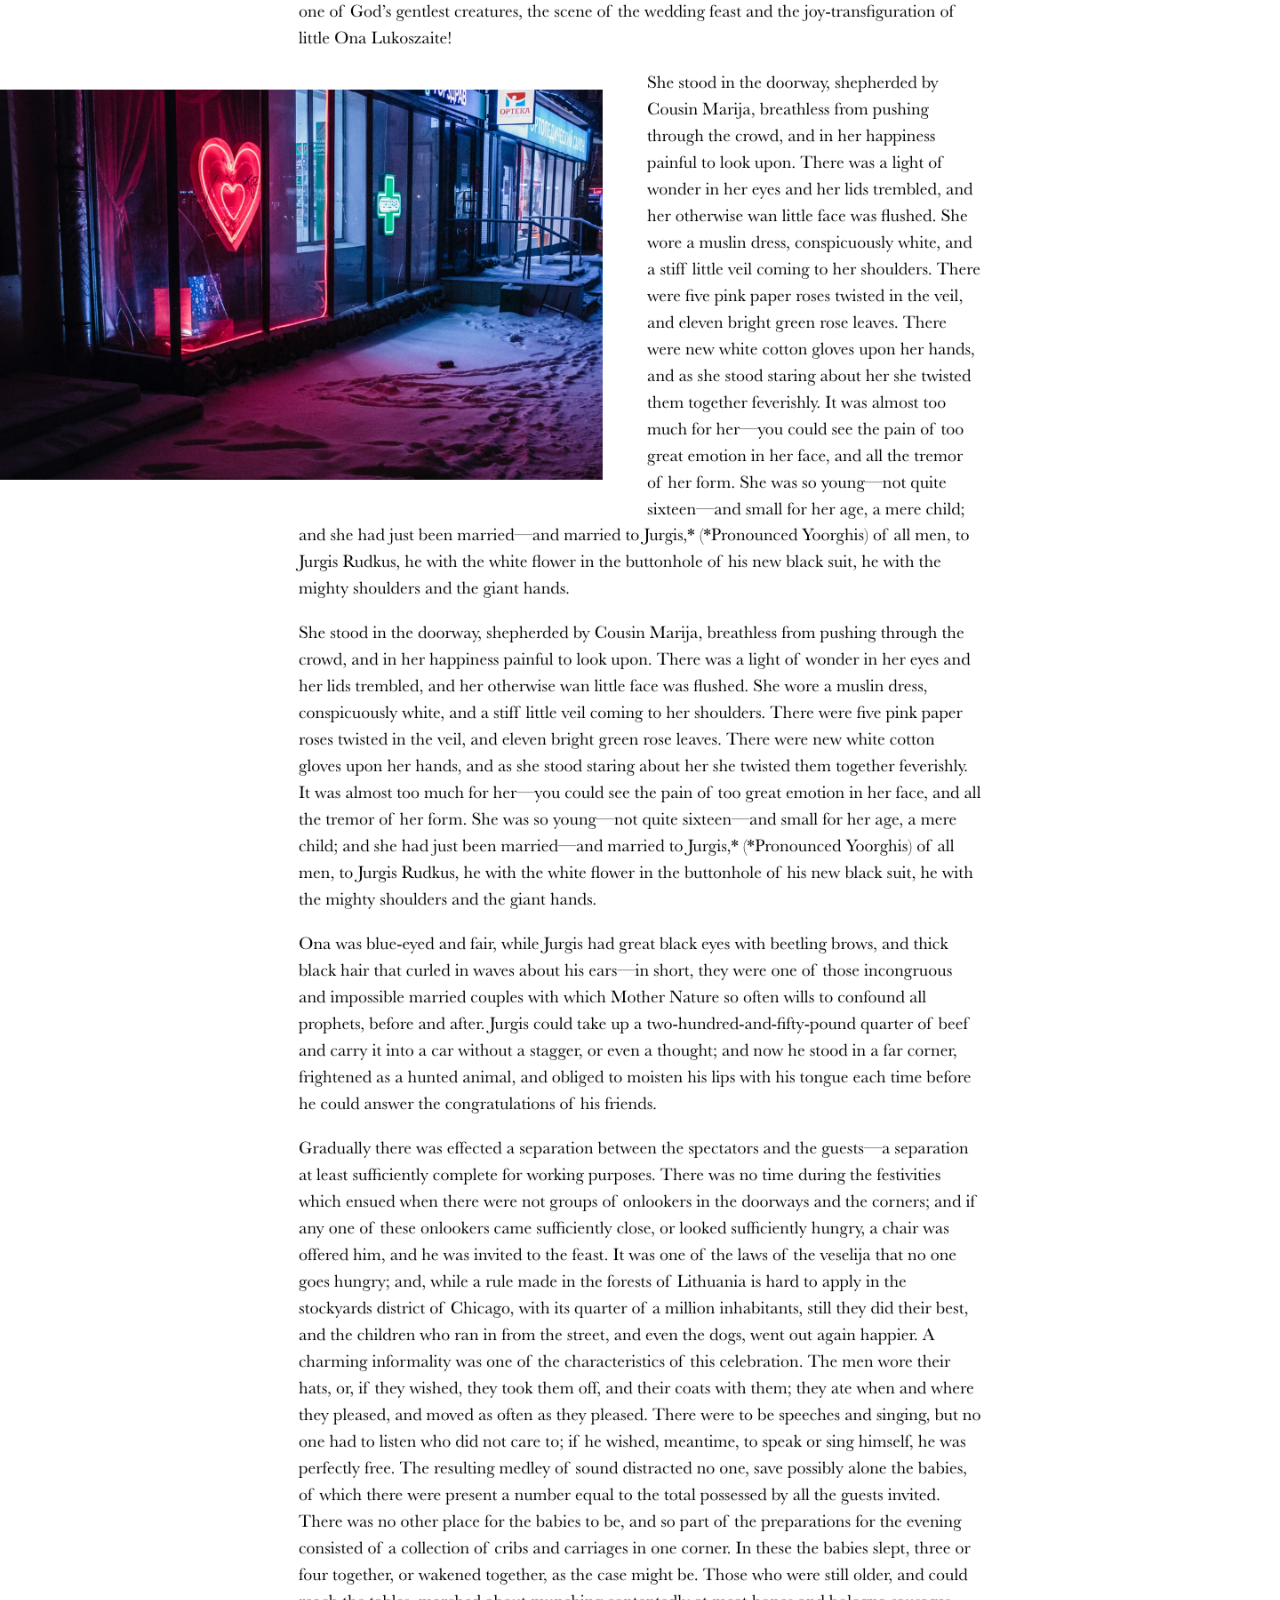
<file: e6/index.html>
<!DOCTYPE html>
<html>
  <head>
    <meta charset="utf-8">
    <title>Exercise 2</title>
    <link rel="stylesheet" href="../css/main.css">
  </head>
  <body class="exercise">
    <img src="images/1.png" alt="the jungle layout 1">
    <img src="images/2.png" alt="the jungle layout 2">
    <img src="images/3.png" alt="the jungle layout 3">
    <img src="images/4.png" alt="the jungle layout 4">
    <img src="images/5.png" alt="the jungle layout 5">
    <img src="images/6.png" alt="the jungle layout 6">
  </body>
</html>
</file>
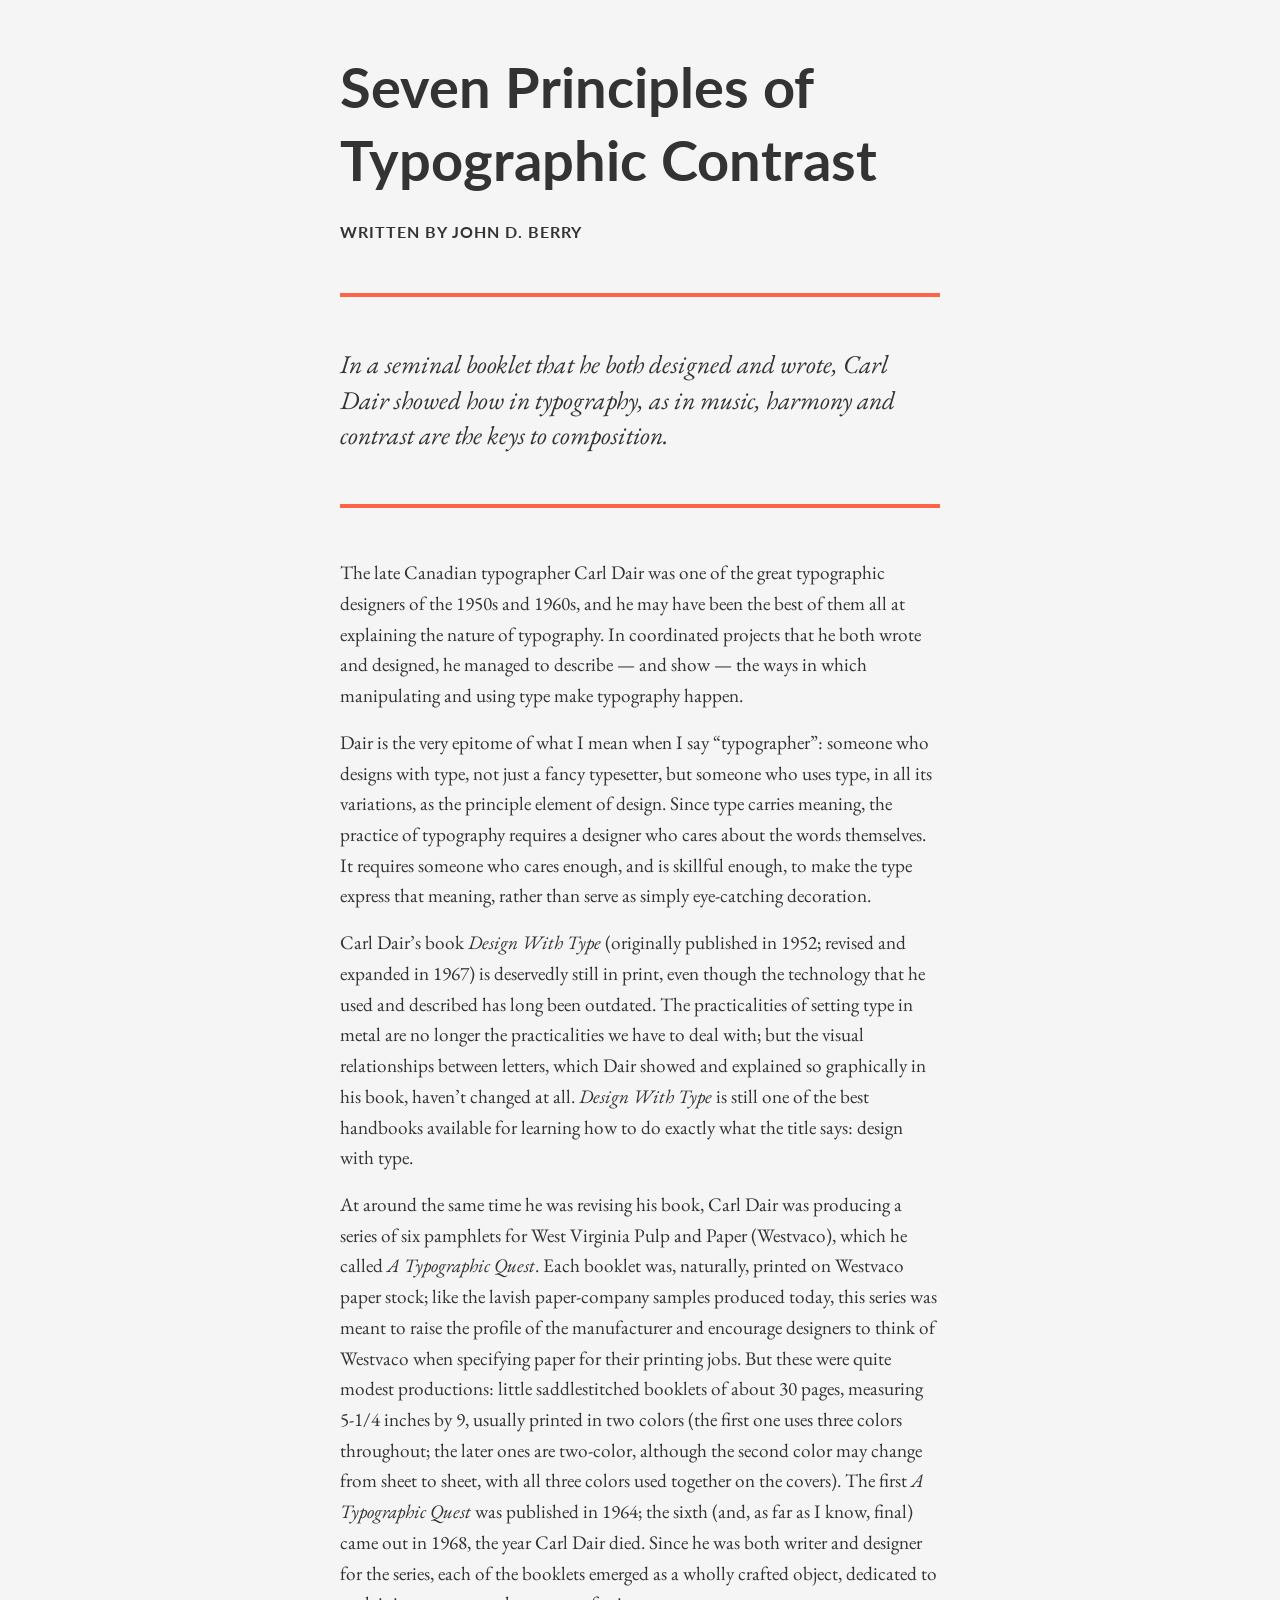
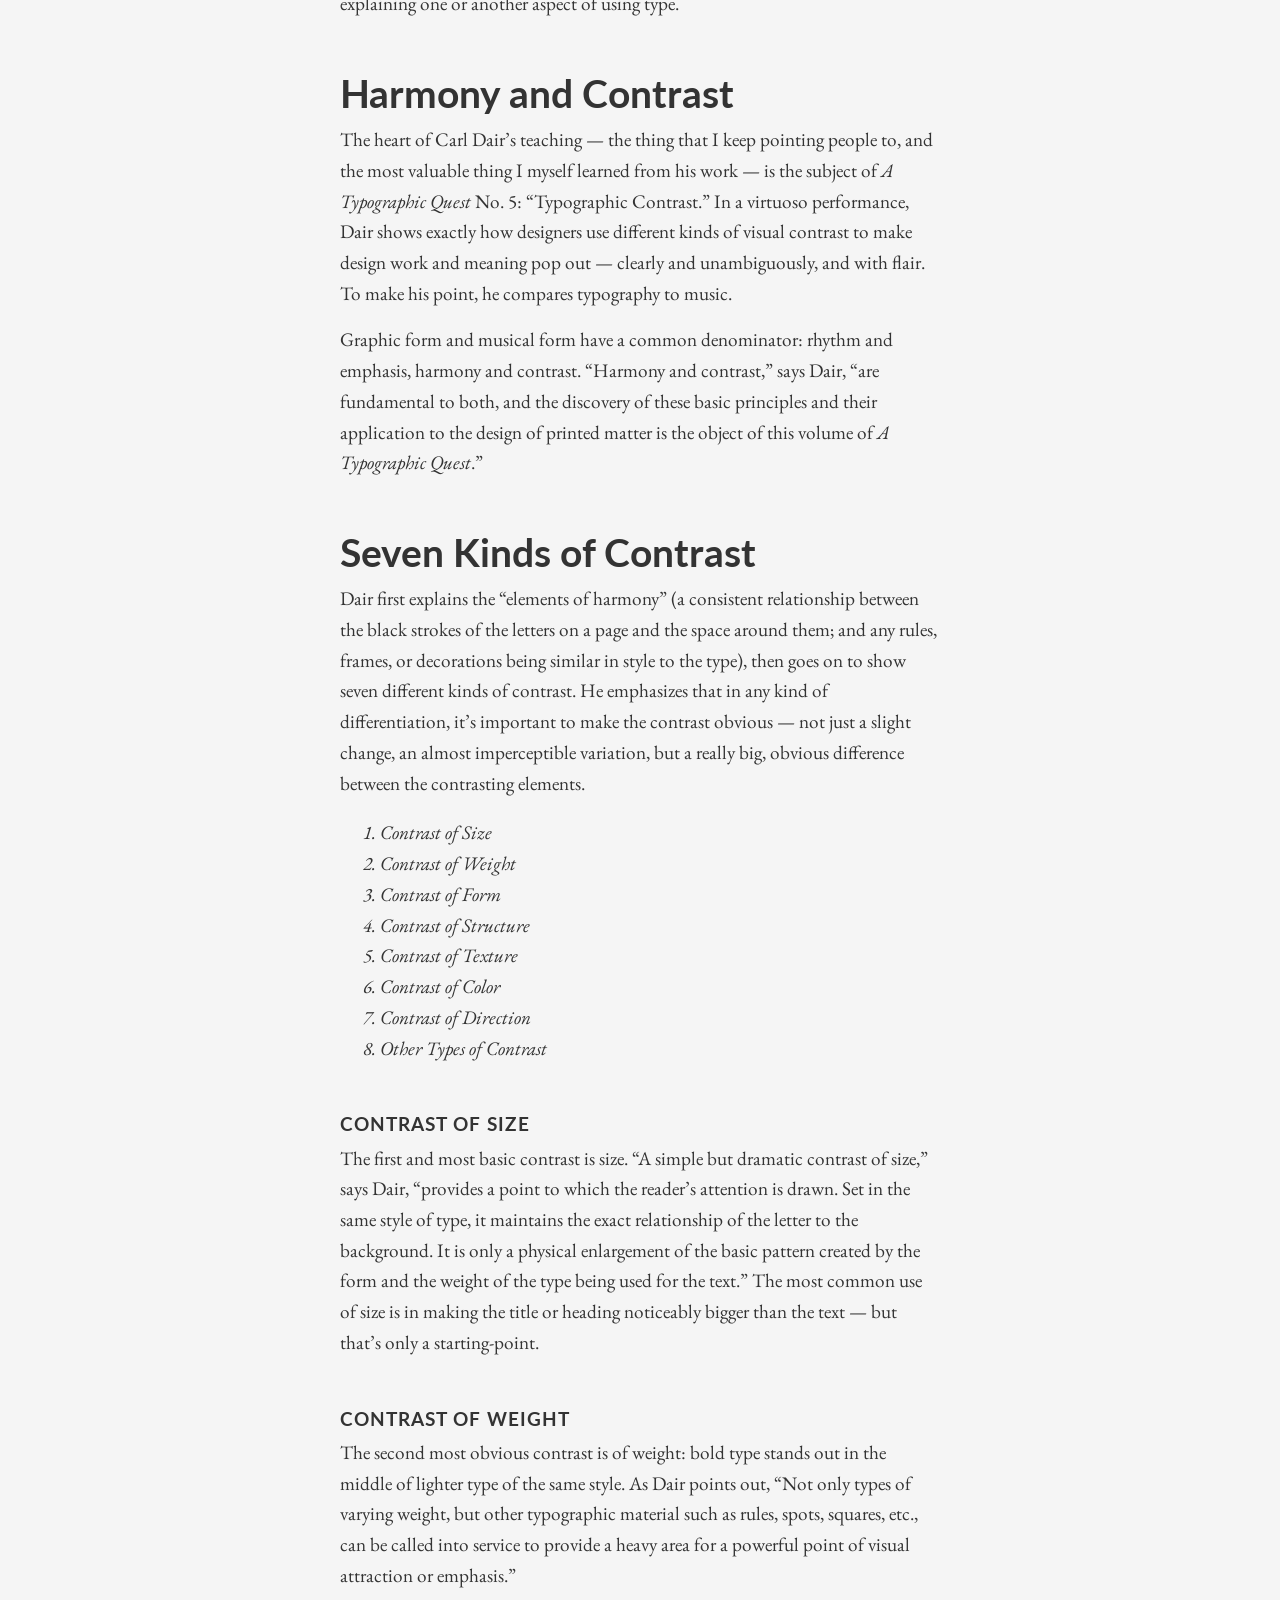
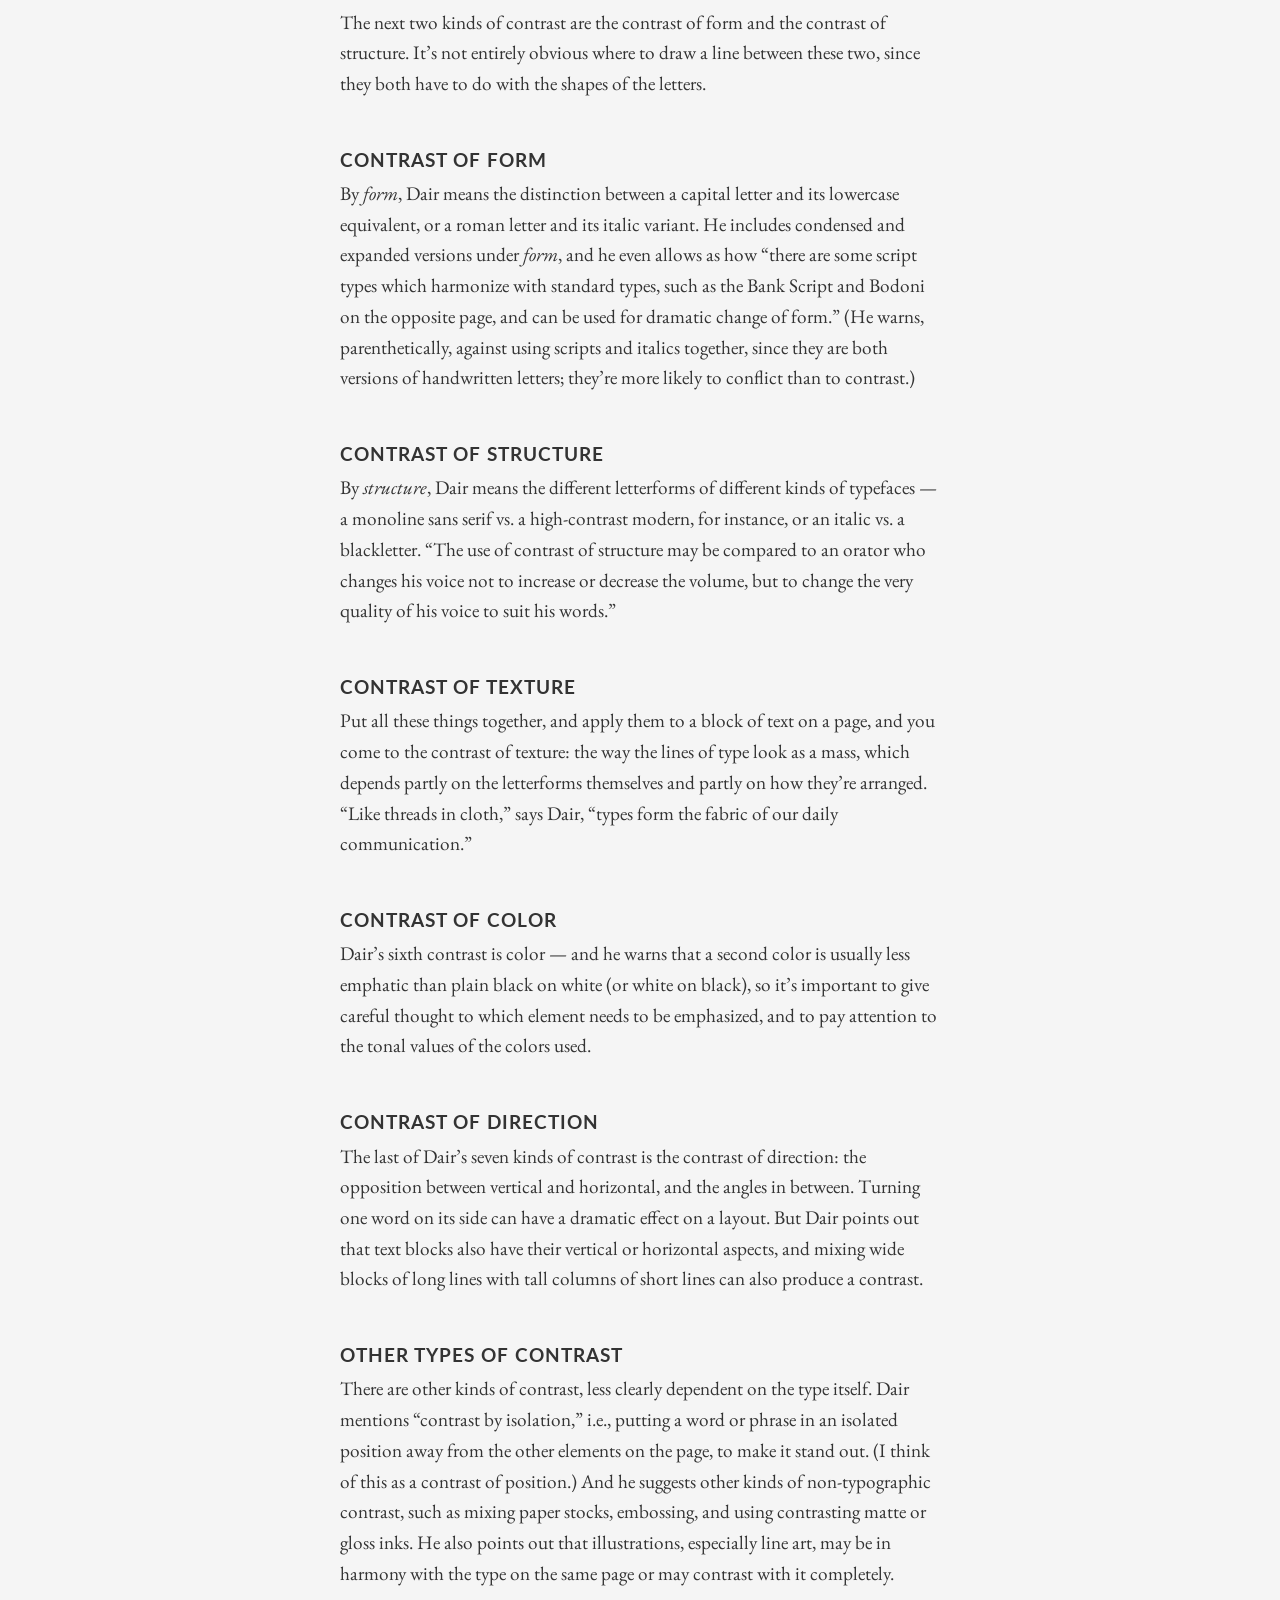
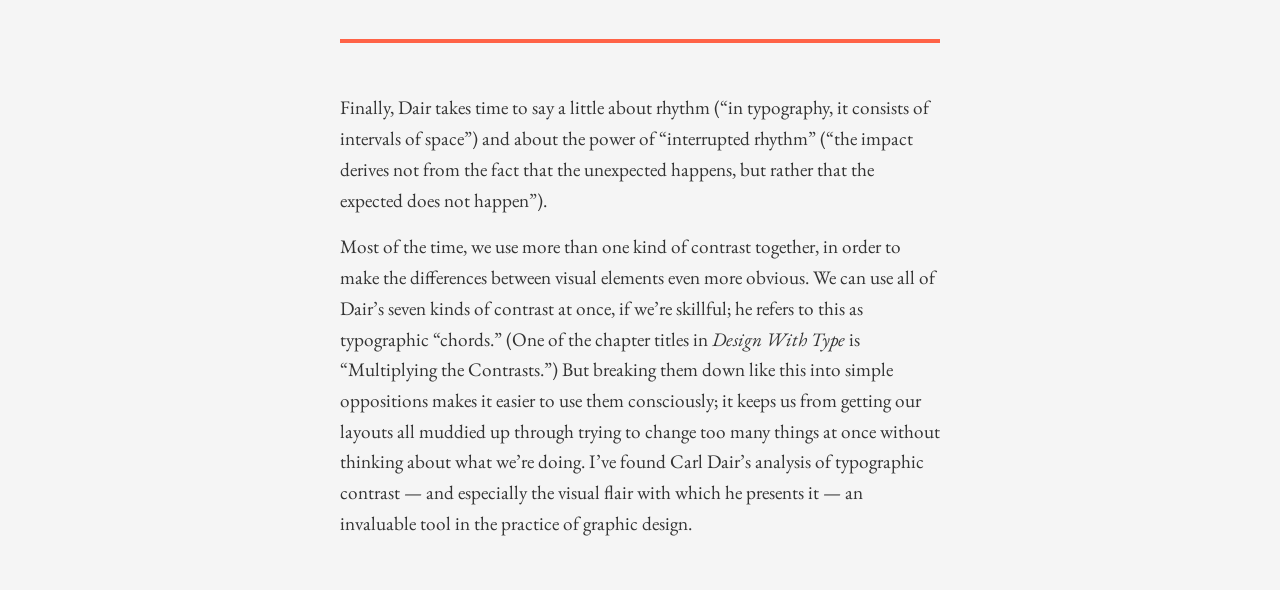
<file: e7/index.html>
<!DOCTYPE html>
<html>
  <head>
    <meta charset="utf-8">
    <meta name="viewport" content="width=device-width, initial-scale=1">
    <title>E9</title>
    <link href="https://fonts.googleapis.com/css2?family=EB+Garamond:ital,wght@0,400;0,700;1,400;1,700&family=Lato:ital,wght@0,300;0,700;1,300;1,700&display=swap" rel="stylesheet">
    <link rel="stylesheet" href="css/main.css">
  </head>
  <body>
    <main>
      <h1>Seven Principles of Typographic Contrast</h1>
      <p class="author">Written by John D. Berry</p>
      <hr>
      <p class="intro">In a seminal booklet that he both designed and wrote, Carl Dair showed how in typography, as in music, harmony and contrast are the keys to composition.</p>
      <hr>
      <p>The late Canadian typographer Carl Dair was one of the great typographic designers of the 1950s and 1960s, and he may have been the best of them all at explaining the nature of typography. In coordinated projects that he both wrote and designed, he managed to describe &mdash; and show &mdash; the ways in which manipulating and using type make typography happen.</p>
      <p>Dair is the very epitome of what I mean when I say &ldquo;typographer&rdquo;: someone who designs with type, not just a fancy typesetter, but someone who uses type, in all its variations, as the principle element of design. Since type carries meaning, the practice of typography requires a designer who cares about the words themselves. It requires someone who cares enough, and is skillful enough, to make the type express that meaning, rather than serve as simply eye-catching decoration.</p>
      <p>Carl Dair&rsquo;s book <cite>Design With Type</cite> (originally published in 1952; revised and expanded in 1967) is deservedly still in print, even though the technology that he used and described has long been outdated. The practicalities of setting type in metal are no longer the practicalities we have to deal with; but the visual relationships between letters, which Dair showed and explained so graphically in his book, haven&rsquo;t changed at all. <cite>Design With Type</cite> is still one of the best handbooks available for learning how to do exactly what the title says: design with type.</p>
      <p>At around the same time he was revising his book, Carl Dair was producing a series of six pamphlets for West Virginia Pulp and Paper (Westvaco), which he called <cite>A Typographic Quest</cite>. Each booklet was, naturally, printed on Westvaco paper stock; like the lavish paper-company samples produced today, this series was meant to raise the profile of the manufacturer and encourage designers to think of Westvaco when specifying paper for their printing jobs. But these were quite modest productions: little saddlestitched booklets of about 30 pages, measuring 5-1/4 inches by 9, usually printed in two colors (the first one uses three colors throughout; the later ones are two-color, although the second color may change from sheet to sheet, with all three colors used together on the covers). The first <cite>A Typographic Quest</cite> was published in 1964; the sixth (and, as far as I know, final) came out in 1968, the year Carl Dair died. Since he was both writer and designer for the series, each of the booklets emerged as a wholly crafted object, dedicated to explaining one or another aspect of using type.</p>
      <h2>Harmony and Contrast</h2>
      <p>The heart of Carl Dair&rsquo;s teaching &mdash; the thing that I keep pointing people to, and the most valuable thing I myself learned from his work &mdash; is the subject of <cite>A Typographic Quest</cite> No. 5: &ldquo;Typographic Contrast.&rdquo; In a virtuoso performance, Dair shows exactly how designers use different kinds of visual contrast to make design work and meaning pop out &mdash; clearly and unambiguously, and with flair. To make his point, he compares typography to music.
      <p>Graphic form and musical form have a common denominator: rhythm and emphasis, harmony and contrast. &ldquo;Harmony and contrast,&rdquo; says Dair, &ldquo;are fundamental to both, and the discovery of these basic principles and their application to the design of printed matter is the object of this volume of <cite>A Typographic Quest</cite>.&rdquo;</p>
      <h2>Seven Kinds of Contrast</h2>
      <p>Dair first explains the &ldquo;elements of harmony&rdquo; (a consistent relationship between the black strokes of the letters on a page and the space around them; and any rules, frames, or decorations being similar in style to the type), then goes on to show seven different kinds of contrast. He emphasizes that in any kind of differentiation, it&rsquo;s important to make the contrast obvious &mdash; not just a slight change, an almost imperceptible variation, but a really big, obvious difference between the contrasting elements.</p>
      <ol>
        <li>Contrast of Size</li>
        <li>Contrast of Weight</li>
        <li>Contrast of Form</li>
        <li>Contrast of Structure</li>
        <li>Contrast of Texture</li>
        <li>Contrast of Color</li>
        <li>Contrast of Direction</li>
        <li>Other Types of Contrast</li>
      </ol>
      <h3>Contrast of Size</h3>
      <p>The first and most basic contrast is size. &ldquo;A simple but dramatic contrast of size,&rdquo; says Dair, &ldquo;provides a point to which the reader&rsquo;s attention is drawn. Set in the same style of type, it maintains the exact relationship of the letter to the background. It is only a physical enlargement of the basic pattern created by the form and the weight of the type being used for the text.&rdquo; The most common use of size is in making the title or heading noticeably bigger than the text &mdash; but that&rsquo;s only a starting-point.</p>
      <h3>Contrast of Weight</h3>
      <p>The second most obvious contrast is of weight: bold type stands out in the middle of lighter type of the same style. As Dair points out, &ldquo;Not only types of varying weight, but other typographic material such as rules, spots, squares, etc., can be called into service to provide a heavy area for a powerful point of visual attraction or emphasis.&rdquo;</p>
      <p>The next two kinds of contrast are the contrast of form and the contrast of structure. It&rsquo;s not entirely obvious where to draw a line between these two, since they both have to do with the shapes of the letters.</p>
      <h3>Contrast of Form</h3>
      <p>By <em>form</em>, Dair means the distinction between a capital letter and its lowercase equivalent, or a roman letter and its italic variant. He includes condensed and expanded versions under <em>form</em>, and he even allows as how &ldquo;there are some script types which harmonize with standard types, such as the Bank Script and Bodoni on the opposite page, and can be used for dramatic change of form.&rdquo; (He warns, parenthetically, against using scripts and italics together, since they are both versions of handwritten letters; they&rsquo;re more likely to conflict than to contrast.)</p>
      <h3>Contrast of Structure</h3>
      <p>By <em>structure</em>, Dair means the different letterforms of different kinds of typefaces &mdash; a monoline sans serif vs. a high-contrast modern, for instance, or an italic vs. a blackletter. &ldquo;The use of contrast of structure may be compared to an orator who changes his voice not to increase or decrease the volume, but to change the very quality of his voice to suit his words.&rdquo;</p>
      <h3>Contrast of Texture</h3>
      <p>Put all these things together, and apply them to a block of text on a page, and you come to the contrast of texture: the way the lines of type look as a mass, which depends partly on the letterforms themselves and partly on how they&rsquo;re arranged. &ldquo;Like threads in cloth,&rdquo; says Dair, &ldquo;types form the fabric of our daily communication.&rdquo;</p>
      <h3>Contrast of Color</h3>
      <p>Dair&rsquo;s sixth contrast is color &mdash; and he warns that a second color is usually less emphatic than plain black on white (or white on black), so it&rsquo;s important to give careful thought to which element needs to be emphasized, and to pay attention to the tonal values of the colors used.</p>
      <h3>Contrast of Direction</h3>
      <p>The last of Dair&rsquo;s seven kinds of contrast is the contrast of direction: the opposition between vertical and horizontal, and the angles in between. Turning one word on its side can have a dramatic effect on a layout. But Dair points out that text blocks also have their vertical or horizontal aspects, and mixing wide blocks of long lines with tall columns of short lines can also produce a contrast.</p>
      <h3>Other Types of Contrast</h3>
      <p>There are other kinds of contrast, less clearly dependent on the type itself. Dair mentions &ldquo;contrast by isolation,&rdquo; i.e., putting a word or phrase in an isolated position away from the other elements on the page, to make it stand out. (I think of this as a contrast of position.) And he suggests other kinds of non-typographic contrast, such as mixing paper stocks, embossing, and using contrasting matte or gloss inks. He also points out that illustrations, especially line art, may be in harmony with the type on the same page or may contrast with it completely.</p>
      <hr>
      <p>Finally, Dair takes time to say a little about rhythm (&ldquo;in typography, it consists of intervals of space&rdquo;) and about the power of &ldquo;interrupted rhythm&rdquo; (&ldquo;the impact derives not from the fact that the unexpected happens, but rather that the expected does not happen&rdquo;).</p>
      <p>Most of the time, we use more than one kind of contrast together, in order to make the differences between visual elements even more obvious. We can use all of Dair&rsquo;s seven kinds of contrast at once, if we&rsquo;re skillful; he refers to this as typographic &ldquo;chords.&rdquo; (One of the chapter titles in <cite>Design With Type</cite> is &ldquo;Multiplying the Contrasts.&rdquo;) But breaking them down like this into simple oppositions makes it easier to use them consciously; it keeps us from getting our layouts all muddied up through trying to change too many things at once without thinking about what we&rsquo;re doing. I&rsquo;ve found Carl Dair&rsquo;s analysis of typographic contrast &mdash; and especially the visual flair with which he presents it &mdash; an invaluable tool in the practice of graphic
       design.</p>
     </main>
  </body>
</html>
</file>
<file: css/main.css>
/****** general styles ******/
* {
  box-sizing: border-box;
}
html {
  font-size: 16px;
}
body {
  background-color: tomato;
  font-family: 'Lato', sans-serif;
  margin: 0;
}

/****** layout styles ******/
header {
  width: 75vw;
  margin: 25px auto;
  padding: 0 25px;
}
main {
  width: 75vw;
  margin: 25px auto;
  display: flow-root;
}
.col {
  width: 50%;
  float: left;
  padding: 0 25px;
}

/****** type styles ******/
h1 {
  margin: 0;
  font-size: 4rem;
  text-align: left;
  font-family: 'Space Mono', monospace;
  font-weight: 700;
  text-transform: uppercase;
}
h2 {
  margin: 0 0 10px;
  font-size: 2rem;
  text-align: left;
  font-family: 'Space Mono', monospace;
  font-weight: 700;
}

/****** link styles ******/
a:link, a:visited {
  color: black;
  text-decoration: none;
  border-bottom: 1px solid gold;
}
a:hover, a:active {
  color: gold;
}

/****** list styles ******/
li {
  font-size: 1rem;
  line-height: 1.5rem;
  margin-bottom: 10px;
  text-align: left;
  text-transform: uppercase;
  letter-spacing: 1px;
  font-weight: 700;
}
ul {
  list-style-type: none;
  margin: 0;
  padding: 0;
}

/****** image styles ******/
img {
  max-width: 100%;
}

/****** media queries ******/
@media screen and (max-width: 900px) {
  .col {
    width: 100%;
    margin-bottom: 50px;
  }
  header {
    width: 90vw;
  }
  main {
    width: 90vw;
  }
  h1 {
    font-size: 3rem;
  }
}
</file>
<file: e11-class-2/css/main.css>
* {
  box-sizing: border-box;
}
body {
  margin: 0;
}
.top-head {
  width: 250px;
  height: 90px;
  background-color: gold;
  border-bottom: 5px solid goldenrod;
  position: absolute;
  top: 110px;
  left: 325px;
}
.face {
  width: 500px;
  height: 450px;
  background-color: gold;
  border-radius: 50px;
  position: absolute;
  top: 200px;
  left: 200px;
}
.bottom-head {
  width: 350px;
  height: 70px;
  background-color: gold;
  border-top: 5px solid goldenrod;
  position: absolute;
  top: 650px;
  left: 275px;
}
.eye-l {
  width: 75px;
  height: 75px;
  background-color: black;
  border-radius: 50%;
  position: absolute;
  top: 300px;
  left: 315px;
  z-index: 5;
}
.eye-r {
  width: 75px;
  height: 75px;
  background-color: black;
  border-radius: 50%;
  position: absolute;
  top: 300px;
  left: 510px;
  z-index: 5;
}
.mouth {
  width: 275px;
  height: 275px;
  border-left: 25px solid gold;
  border-top: 25px solid gold;
  border-bottom: 25px solid black;
  border-right: 25px solid black;
  border-radius: 50%;
  transform: rotate(45deg);
  position: absolute;
  top: 300px;
  left: 313px;
}
</file>
<file: e11-class/css/main.css>
* {
  box-sizing: border-box;
}
body {
  margin: 0;
}
.top-head {
  width: 250px;
  height: 90px;
  background-color: gold;
  border-bottom: 5px solid goldenrod;
  position: absolute;
  top: -90px;
  left: 125px;
}
.face {
  width: 500px;
  height: 450px;
  background-color: gold;
  border-radius: 50px;
  position: relative;
  margin: 200px auto 0;
}
.bottom-head {
  width: 350px;
  height: 70px;
  background-color: gold;
  border-top: 5px solid goldenrod;
  position: absolute;
  bottom: -70px;
  left: 75px;
}
.eye-l {
  width: 75px;
  height: 75px;
  background-color: black;
  border-radius: 50%;
  position: absolute;
  top: 100px;
  left: 100px;
  z-index: 5;
}
.eye-r {
  width: 75px;
  height: 75px;
  background-color: black;
  border-radius: 50%;
  position: absolute;
  top: 100px;
  right: 100px;
  z-index: 5;
}
.mouth {
  width: 275px;
  height: 275px;
  border-left: 25px solid gold;
  border-top: 25px solid gold;
  border-bottom: 25px solid black;
  border-right: 25px solid black;
  border-radius: 50%;
  transform: rotate(45deg);
  position: absolute;
  bottom: 50px;
  left: 113px;
}
</file>
<file: e11/css/main.css>
* {
  box-sizing: border-box;
}
body {
  margin: 0;
}
.ground, .hand-hole {
  background-color: lightgrey;
  z-index: -99;
}
.sky {
  background-color: #222222;
  z-index: -99;
}
.ground {
  position: absolute;
  bottom: 0;
  left: 0;
  width: 100vw;
  height: 50vh;
}
.sky {
  position: absolute;
  top: 0;
  left: 0;
  width: 100vw;
  height: 100vh;
}
.shadow {
  position: absolute;
  width: 100px;
  height: 15px;
  border-radius: 15px;
  bottom: -20px;
  left: 15px;
  background-color: rgba(50, 50, 50, .5);
}
.figure {
  position: relative;
  width: 130px;
  height: 200px;
  margin: 40vh auto 0;
}
.top {
  position: absolute;
  left: 40px;
}
.middle {
  width: 100px;
  height: 85px;
  position: absolute;
  top: 52px;
  left: 15px;
}
.bottom {
  width: 100px;
  height: 90px;
  position: absolute;
  top: 137px;
  left: 15px;
}
/* head */
.head:before {
  box-sizing: border-box;
  content: "";
  width: 25px;
  height: 10px;
  background-color: gold;
  position: absolute;
  top: -10px;
  left: 12.5px;
  border-bottom: 2px solid rgba(184, 134, 11, .2);
}
.head {
  width: 50px;
  height: 45px;
  background-color: gold;
  border-radius: 5px;
  position: absolute;
}
.head:after {
  box-sizing: border-box;
  content: "";
  width: 30px;
  height: 7px;
  background-color: gold;
  position: absolute;
  bottom: -7px;
  left: 10px;
  border-top: 2px solid rgba(184, 134, 11, .2);
  border-bottom: 2px solid rgba(184, 134, 11, .2);
}
.eye-l, .eye-r {
  width: 8px;
  height: 8px;
  background-color: black;
  border-radius: 50%;
  position: absolute;
  top: 12px;
}
.eye-l {
  left: 12px;
}
.eye-r {
  right: 12px;
}
.mouth {
  position: absolute;
  bottom: 5px;
  left: 10px;
  width: 30px;
  height: 20px;
  overflow: hidden;
}
.mouth-top {
  width: 40px;
  height: 36px;
  border-radius: 50%;
  background-color: gold;
  position: absolute;
  bottom: 11px;
  left: -5px;
}
.mouth-top-l, .mouth-top-r {
  width: 10px;
  height: 10px;
  background-color: gold;
  position: absolute;
  top: -5px;
  transform: rotate(45deg);
}
.mouth-top-l {
  left: -5px;
}
.mouth-top-r {
  right: -5px;
}
.mouth-bottom {
  width: 30px;
  height: 35px;
  background-color: black;
  border-radius: 15px;
  position: absolute;
  bottom: 0;
  left: 0;
  border: 2px solid black;
  overflow: hidden;
}
.mouth-side-l, .mouth-side-r {
  width: 3px;
  height: 3px;
  background-color: black;
  border-radius: 50%;
  position: absolute;
  top: 4.5px;
}
.mouth-side-r {
  right: 0;
}
.tongue {
  width: 15px;
  height: 15px;
  border-radius: 50%;
  background-color: tomato;
  position: absolute;
  bottom: -9px;
  right: 3px;
}
/* helmet */
.helmet {
  width: 60px;
  height: 67px;
  position: absolute;
  left: -5px;
  top: -15px;
  transition: top 2s ease;
}
.helmet:hover {
  top: -80px;
}
.helmet-back {
  width: 60px;
  height: 67px;
  background-color: navy;
  border-top-left-radius: 20px;
  border-top-right-radius: 20px;
  border-bottom-left-radius: 5px;
  border-bottom-right-radius: 5px;
  position: absolute;
  left: 0;
  top: 0;
  z-index: -5;
}
.helmet-top {
  width: 60px;
  height: 20px;
  background-color: blue;
  border-top-left-radius: 20px;
  border-top-right-radius: 20px;
  position: absolute;
  left: 0;
  top: 0;
}
.helmet-side-l, .helmet-side-r {
  width: 5px;
  height: 38px;
  background-color: blue;
  position: absolute;
  top: 20px;
}
.helmet-side-l {
    left: 0;
}
.helmet-side-l:after {
  content: "";
  width: 5px;
  height: 38px;
  background-color: mediumblue;
  position: absolute;
  left: 5px;
  top: 0;
}
.helmet-side-r:before {
  content: "";
  width: 5px;
  height: 38px;
  background-color: mediumblue;
  position: absolute;
  right: 5px;
  top: 0;
}
.helmet-side-r {
    right: 0;
}
.helmet-bottom {
  width: 60px;
  height: 12px;
  background-color: blue;
  border-bottom-left-radius: 5px;
  border-bottom-right-radius: 5px;
  position: absolute;
  left: 0;
  bottom: 0;
}
/* jetpack */
.jetpack {
  width: 40px;
  height: 6px;
  background-color: blue;
  border-top: 2px solid rgba(0, 0, 139, .4);
  border-bottom: 2px solid rgba(0, 0, 139, .4);
  border-top-left-radius: 2px;
  border-top-right-radius: 2px;
  position: absolute;
  top: 0;
  left: 30px;
}
/* torso */
.torso {
   border-bottom: 63px solid rgba(0, 0, 139, .4);
   border-left: 12px solid transparent;
   border-right: 12px solid transparent;
   height: 0;
   width: 85px;
   position: absolute;
   top: 12px;
   left: 8px;
}
.torso:before {
  content: " ";
  border-bottom: 80px solid blue;
  border-left: 15px solid transparent;
  border-right: 15px solid transparent;
  height: 0;
  width: 55px;
  position: absolute;
  top: -6px;
  left: -12px;
}
/* logo */


/* arm color */
.upper-arm, .lower-arm {
  background-color: blue;
  border-bottom: 2px solid rgba(0, 0, 139, .4);
}
/* arms */
.upper-arm {
  width: 22px;
  height: 48px;
  border-radius: 10px;
  position: absolute;
  top: 10px;
}
.lower-arm {
  width: 20px;
  height: 35px;
  border-radius: 10px;
  position: absolute;
  top: 43px;
}
.wrist {
  width: 10px;
  height: 10px;
  background-color: blue;
  position: absolute;
  top: 72px;
}
.hand {
  width: 20px;
  height: 20px;
  border-radius: 50%;
  border: 6px solid blue;
  position: absolute;
  top: 80px;
}
.hand-hole {
  width: 6px;
  height: 10px;
  position: absolute;
  top: 4px;
  left: 1px;
}
.arm-l .upper-arm {
  left: 2px;
  transform: rotate(20deg);
}
.arm-l .lower-arm {
  left: -6px;
  transform: rotate(10deg);
}
.arm-l .wrist {
  left: -5px;
  transform: rotate(3deg);
}
.arm-l .hand {
  left: -12px;
  transform: rotate(0deg);
}
.arm-r .upper-arm {
  right: 2px;
  transform: rotate(-20deg);
}
.arm-r .lower-arm {
  right: -6px;
  transform: rotate(-10deg);
}
.arm-r .wrist {
  right: -5px;
  transform: rotate(-3deg);
}
.arm-r .hand {
  right: -12px;
  transform: rotate(0deg);
}
/* leg colors  */
.waist, .leg-middle, .leg-l, .leg-r {
  background-color: blue;
}
/* legs */
.waist {
  width: 82px;
  height: 8px;
  border-top: 2px solid rgba(0, 0, 139, .4);
  position: absolute;
  top: 0;
  left: 9px;
}
.leg-middle {
  width: 6px;
  height: 25px;
  border-left: 1px solid rgba(0, 0, 139, .4);
  border-right: 1px solid rgba(0, 0, 139, .4);
  position: absolute;
  top: 8px;
  left: 47px;
}
.leg-l, .leg-r {
  width: 38px;
  height: 70px;
  border-top: 2px solid rgba(0, 0, 139, .4);
  position: absolute;
  top: 8px;
}
.leg-l:after, .leg-r:after {
  content: " ";
  width: 38px;
  height: 18px;
  border-top: 2px solid rgba(0, 0, 139, .4);
  position: absolute;
  bottom: 0;
}
.leg-l {
  left: 9px;
}
.leg-r {
  right: 9px;
}
</file>
<file: e13-class-2/css/main.css>
* {
  box-sizing: border-box;
}
body {
  margin: 0;
}
.top-head {
  width: 250px;
  height: 90px;
  background-color: gold;
  border-bottom: 5px solid goldenrod;
  position: absolute;
  top: 110px;
  left: 325px;
}
.face {
  width: 500px;
  height: 450px;
  background-color: gold;
  border-radius: 50px;
  position: absolute;
  top: 200px;
  left: 200px;
}
.bottom-head {
  width: 350px;
  height: 70px;
  background-color: gold;
  border-top: 5px solid goldenrod;
  position: absolute;
  top: 650px;
  left: 275px;
}
.eye-l {
  width: 75px;
  height: 75px;
  background-color: black;
  border-radius: 50%;
  position: absolute;
  top: 300px;
  left: 315px;
  z-index: 5;
  animation: grow 10s infinite;
}
@keyframes grow {
  0% {
    width: 75px;
    height: 75px;
  }
  50% {
    width: 125px;
    height: 125px;
  }
  100% {
    width: 75px;
    height: 75px;
  }
}
.eye-r {
  width: 75px;
  height: 75px;
  background-color: black;
  border-radius: 50%;
  position: absolute;
  top: 300px;
  left: 510px;
  z-index: 5;
  animation: move 10s infinite;
}
@keyframes move {
  0% {
    left: 490px;
  }
  50% {
    left: 530px;
  }
  100% {
    left: 490px;
  }
}
.mouth {
  width: 275px;
  height: 275px;
  border-left: 25px solid gold;
  border-top: 25px solid gold;
  border-bottom: 25px solid black;
  border-right: 25px solid black;
  border-radius: 50%;
  transform: rotate(45deg);
  position: absolute;
  top: 300px;
  left: 313px;
  animation: rock 5s infinite;
}
@keyframes rock {
  0% {
    transform: rotate(65deg);
    border-bottom: 25px solid black;
    border-right: 25px solid black;
    left: 213px;
  }
  50% {
    transform: rotate(25deg);
    border-bottom: 25px solid white;
    border-right: 25px solid white;
    left: 413px;
  }
  100% {
    transform: rotate(65deg);
    border-bottom: 25px solid black;
    border-right: 25px solid black;
    left: 213px;
  }
}
</file>
<file: e13/css/main.css>
* {
  box-sizing: border-box;
}
body {
  margin: 0;
}
.ground, .hand-hole {
  background-color: lightgrey;
}
.sky {
  background-color: midnightblue;
  overflow: hidden;
}
.ufo {
  width: 50px;
  height: 50px;
  position: absolute;
  top: 50px;
  left: 100px;
  animation: move 5s infinite;
}
.cockpit {
  width: 30%;
  height: 20%;
  background-color: cornsilk;
  border-radius: 50% 50% 50% 50% / 50% 50% 20% 20%;
  position: absolute;
  top: 11%;
  left: 35%;
  overflow: hidden;
}
.martian {
  width: 50%;
  height: 75%;
  background-color: yellowgreen;
  border-radius: 50%;
  position: absolute;
  top: 40%;
  left: 25%;
}
.antenna-l, .antenna-r {
  width: 10%;
  height: 30%;
  background-color: yellowgreen;
  position: absolute;
}
.antenna-l {
  transform: rotate(-40deg);
  top: -10%;
  left: 10%;
}
.antenna-r {
  transform: rotate(40deg);
  top: -10%;
  right: 10%;
}
.antenna-cap {
  width: 150%;
  height: 50%;
  background-color: yellowgreen;
  border-radius: 50%;
  position: absolute;
  top: -35%;
  left: -25%;
}
.m-eye {
  width: 40%;
  height: 40%;
  background-color: white;
  border-radius: 50%;
  position: absolute;
  top: 15%;
  left: 30%;
}
.m-eye-pupil {
  width: 40%;
  height: 40%;
  background-color: black;
  border-radius: 50%;
  position: absolute;
  top: 22%;
  left: 30%;
}
.object {
  width: 100%;
  height: 20%;
  background-color: lightgrey;
  border-radius: 50%;
  position: absolute;
  top: 20%;
  left: 0;
}
.object-ring {
  width: 50%;
  height: 50%;
  background-color: black;
  border-radius: 50%;
  position: absolute;
  top: 20%;
  left: 25%;
}
.object-ring-inside {
  width: 90%;
  height: 80%;
  background-color: lightgrey;
  border-radius: 50%;
  position: absolute;
  top: 5%;
  left: 5%;
}
.object-shadow {
  width: 100%;
  height: 20%;
  background-color: grey;
  border-radius: 20% 20% 50% 50% / 20% 20% 50% 50%;
  position: absolute;
  top: 25%;
  left: 0;
}
.light-l, .light-c, .light-r {
  width: 4%;
  height: 20%;
  border-radius: 50%;
  background-color: crimson;
  position: absolute;
}
.light-l {
  left: 15%;
  bottom: -10%;
}
.light-c {
  left: 48%;
  bottom: -23%;
}
.light-r {
  right: 15%;
  bottom: -10%;
}
@keyframes move {
  0%{
    width: 50px;
    height: 50px;
    top: 300px;
    left: -100px;
  }
  20% {
    width: 500px;
    height: 500px;
    top: 0px;
    left: calc(50vw - 250px);
  }
  40%{
    top: -20px;
  }
  60% {
    top: 0px;
  }
  80% {
    width: 500px;
    height: 500px;
    top: -20px;
    left: calc(50vw - 250px);
  }
  100%{
    width: 50px;
    height: 50px;
    top: 300px;
    left: calc(100vw + 100px);
  }
}
.ground {
  position: absolute;
  bottom: 0;
  left: 0;
  width: 100vw;
  height: 50vh;
}
.sky {
  position: absolute;
  top: 0;
  left: 0;
  width: 100vw;
  height: 100vh;
}
.shadow {
  position: absolute;
  width: 100px;
  height: 15px;
  border-radius: 15px;
  bottom: -20px;
  left: 15px;
  background-color: rgba(50, 50, 50, .5);
}
.figure {
  position: relative;
  width: 130px;
  height: 200px;
  margin: 40vh auto 0;
}
.top {
  position: absolute;
  left: 40px;
}
.middle {
  width: 100px;
  height: 85px;
  position: absolute;
  top: 52px;
  left: 15px;
}
.bottom {
  width: 100px;
  height: 90px;
  position: absolute;
  top: 137px;
  left: 15px;
}
/* head */
.head:before {
  box-sizing: border-box;
  content: "";
  width: 25px;
  height: 10px;
  background-color: gold;
  position: absolute;
  top: -10px;
  left: 12.5px;
  border-bottom: 2px solid rgba(184, 134, 11, .2);
}
.head {
  width: 50px;
  height: 45px;
  background-color: gold;
  border-radius: 5px;
  position: absolute;
}
.head:after {
  box-sizing: border-box;
  content: "";
  width: 30px;
  height: 7px;
  background-color: gold;
  position: absolute;
  bottom: -7px;
  left: 10px;
  border-top: 2px solid rgba(184, 134, 11, .2);
  border-bottom: 2px solid rgba(184, 134, 11, .2);
}
.eye-l, .eye-r {
  width: 8px;
  height: 8px;
  background-color: black;
  border-radius: 50%;
  position: absolute;
  top: 12px;
}
.eye-l {
  left: 12px;
}
.eye-r {
  right: 12px;
}
.mouth {
  position: absolute;
  bottom: 5px;
  left: 10px;
  width: 30px;
  height: 20px;
  overflow: hidden;
}
.mouth-top {
  width: 40px;
  height: 36px;
  border-radius: 50%;
  background-color: gold;
  position: absolute;
  bottom: 11px;
  left: -5px;
}
.mouth-top-l, .mouth-top-r {
  width: 10px;
  height: 10px;
  background-color: gold;
  position: absolute;
  top: -5px;
  transform: rotate(45deg);
}
.mouth-top-l {
  left: -5px;
}
.mouth-top-r {
  right: -5px;
}
.mouth-bottom {
  width: 30px;
  height: 35px;
  background-color: black;
  border-radius: 15px;
  position: absolute;
  bottom: 0;
  left: 0;
  border: 2px solid black;
  overflow: hidden;
}
.mouth-side-l, .mouth-side-r {
  width: 3px;
  height: 3px;
  background-color: black;
  border-radius: 50%;
  position: absolute;
  top: 4.5px;
}
.mouth-side-r {
  right: 0;
}
.tongue {
  width: 15px;
  height: 15px;
  border-radius: 50%;
  background-color: tomato;
  position: absolute;
  bottom: -9px;
  right: 3px;
}
/* helmet */
.helmet {
  width: 60px;
  height: 67px;
  position: absolute;
  left: -5px;
  top: -15px;
  transition: top 2s ease;
}
.helmet:hover {
  top: -80px;
}
.helmet-back {
  width: 60px;
  height: 67px;
  background-color: navy;
  border-top-left-radius: 20px;
  border-top-right-radius: 20px;
  border-bottom-left-radius: 5px;
  border-bottom-right-radius: 5px;
  position: absolute;
  left: 0;
  top: 0;
  z-index: -5;
}
.helmet-top {
  width: 60px;
  height: 20px;
  background-color: blue;
  border-top-left-radius: 20px;
  border-top-right-radius: 20px;
  position: absolute;
  left: 0;
  top: 0;
}
.helmet-side-l, .helmet-side-r {
  width: 5px;
  height: 38px;
  background-color: blue;
  position: absolute;
  top: 20px;
}
.helmet-side-l {
    left: 0;
}
.helmet-side-l:after {
  content: "";
  width: 5px;
  height: 38px;
  background-color: mediumblue;
  position: absolute;
  left: 5px;
  top: 0;
}
.helmet-side-r:before {
  content: "";
  width: 5px;
  height: 38px;
  background-color: mediumblue;
  position: absolute;
  right: 5px;
  top: 0;
}
.helmet-side-r {
    right: 0;
}
.helmet-bottom {
  width: 60px;
  height: 12px;
  background-color: blue;
  border-bottom-left-radius: 5px;
  border-bottom-right-radius: 5px;
  position: absolute;
  left: 0;
  bottom: 0;
}
/* jetpack */
.jetpack {
  width: 40px;
  height: 6px;
  background-color: blue;
  border-top: 2px solid rgba(0, 0, 139, .4);
  border-bottom: 2px solid rgba(0, 0, 139, .4);
  border-top-left-radius: 2px;
  border-top-right-radius: 2px;
  position: absolute;
  top: 0;
  left: 30px;
}
/* torso */
.torso {
   border-bottom: 63px solid rgba(0, 0, 139, .4);
   border-left: 12px solid transparent;
   border-right: 12px solid transparent;
   height: 0;
   width: 85px;
   position: absolute;
   top: 12px;
   left: 8px;
}
.torso:before {
  content: " ";
  border-bottom: 80px solid blue;
  border-left: 15px solid transparent;
  border-right: 15px solid transparent;
  height: 0;
  width: 55px;
  position: absolute;
  top: -6px;
  left: -12px;
}
/* logo */


/* arm color */
.upper-arm, .lower-arm {
  background-color: blue;
  border-bottom: 2px solid rgba(0, 0, 139, .4);
}
/* arms */
.upper-arm {
  width: 22px;
  height: 48px;
  border-radius: 10px;
  position: absolute;
  top: 10px;
}
.lower-arm {
  width: 20px;
  height: 35px;
  border-radius: 10px;
  position: absolute;
  top: 43px;
}
.wrist {
  width: 10px;
  height: 10px;
  background-color: blue;
  position: absolute;
  top: 72px;
}
.hand {
  width: 20px;
  height: 20px;
  border-radius: 50%;
  border: 6px solid blue;
  position: absolute;
  top: 80px;
}
.hand-hole {
  width: 6px;
  height: 10px;
  position: absolute;
  top: 4px;
  left: 1px;
}
.arm-l .upper-arm {
  left: 2px;
  transform: rotate(20deg);
}
.arm-l .lower-arm {
  left: -6px;
  transform: rotate(10deg);
}
.arm-l .wrist {
  left: -5px;
  transform: rotate(3deg);
}
.arm-l .hand {
  left: -12px;
  transform: rotate(0deg);
}
.arm-r .upper-arm {
  right: 2px;
  transform: rotate(-20deg);
}
.arm-r .lower-arm {
  right: -6px;
  transform: rotate(-10deg);
}
.arm-r .wrist {
  right: -5px;
  transform: rotate(-3deg);
}
.arm-r .hand {
  right: -12px;
  transform: rotate(0deg);
}
/* leg colors  */
.waist, .leg-middle, .leg-l, .leg-r {
  background-color: blue;
}
/* legs */
.waist {
  width: 82px;
  height: 8px;
  border-top: 2px solid rgba(0, 0, 139, .4);
  position: absolute;
  top: 0;
  left: 9px;
}
.leg-middle {
  width: 6px;
  height: 25px;
  border-left: 1px solid rgba(0, 0, 139, .4);
  border-right: 1px solid rgba(0, 0, 139, .4);
  position: absolute;
  top: 8px;
  left: 47px;
}
.leg-l, .leg-r {
  width: 38px;
  height: 70px;
  border-top: 2px solid rgba(0, 0, 139, .4);
  position: absolute;
  top: 8px;
}
.leg-l:after, .leg-r:after {
  content: " ";
  width: 38px;
  height: 18px;
  border-top: 2px solid rgba(0, 0, 139, .4);
  position: absolute;
  bottom: 0;
}
.leg-l {
  left: 9px;
}
.leg-r {
  right: 9px;
}
</file>
<file: e7/css/main.css>
* {
  box-sizing: border-box;
}
html {
  font-size: 16px;
}
body {
  margin: 0;
  font-family: 'EB Garamond', serif;
  font-weight: 400;
  line-height: 1.6;
  color: #333333;
  background-color: whitesmoke;
}
main {
  width: 600px;
  margin: 50px auto;
}
hr {
  margin: 50px 0;
  border: none;
  border-top: 4px solid tomato;
}
img {
  max-width: 100%;
  margin-top: .8rem;
}
p {
  font-size: 1.2rem;
  margin-bottom: 1rem;
  margin-top: 0;
}
.intro {
  font-size: 1.6rem;
  font-style: italic;
  line-height: 1.4;
}
h1, h2, h3, h4, h5, h6 {
  font-family: 'Lato', sans-serif;
  font-weight: 700;
  line-height: 1.3;
  color: #333333;
}
h1 {
  margin: 0 0 1.6rem;
  font-size: 3.52rem;
}
h2, h3, h4, h5 {
  margin: 3rem 0 .4rem;
}
h2 {font-size: 2.441rem;}
h3 {
  font-size: 1.2rem;
  text-transform: uppercase;
  letter-spacing: 1px;
}
small, .author {
  font-size: 1rem;
  font-family: 'Lato', sans-serif;
  font-weight: 700;
  line-height: 1.3;
  text-transform: uppercase;
  letter-spacing: 1px;
}
img:hover {
  cursor: pointer;
}
figcaption {
  font-size: .8rem;
  font-family: 'Lato', sans-serif;
  font-weight: 700;
  line-height: 1.3;
  margin: 0 0 1rem;
}
ol {
  font-size: 1.2rem;
  font-style: italic;
}
/* lightbox styles */
#lightbox {
  position: fixed;
  top: 2vh;
  left: 5vw;
  width: 90vw;
  height: 96vh;
  background: url() no-repeat center center;
  background-size: contain;
  z-index: 99;
}
#lightbox-dim {
  position: fixed;
  top: 0;
  left: 0;
  width: 100vw;
  height: 100vh;
  background-color: rgba(0,0,0,.8);
  z-index: 50;
}
.scroll-lock {
  overflow: hidden !important;
}
.hidden {
 display: none !important;
}
</file>
